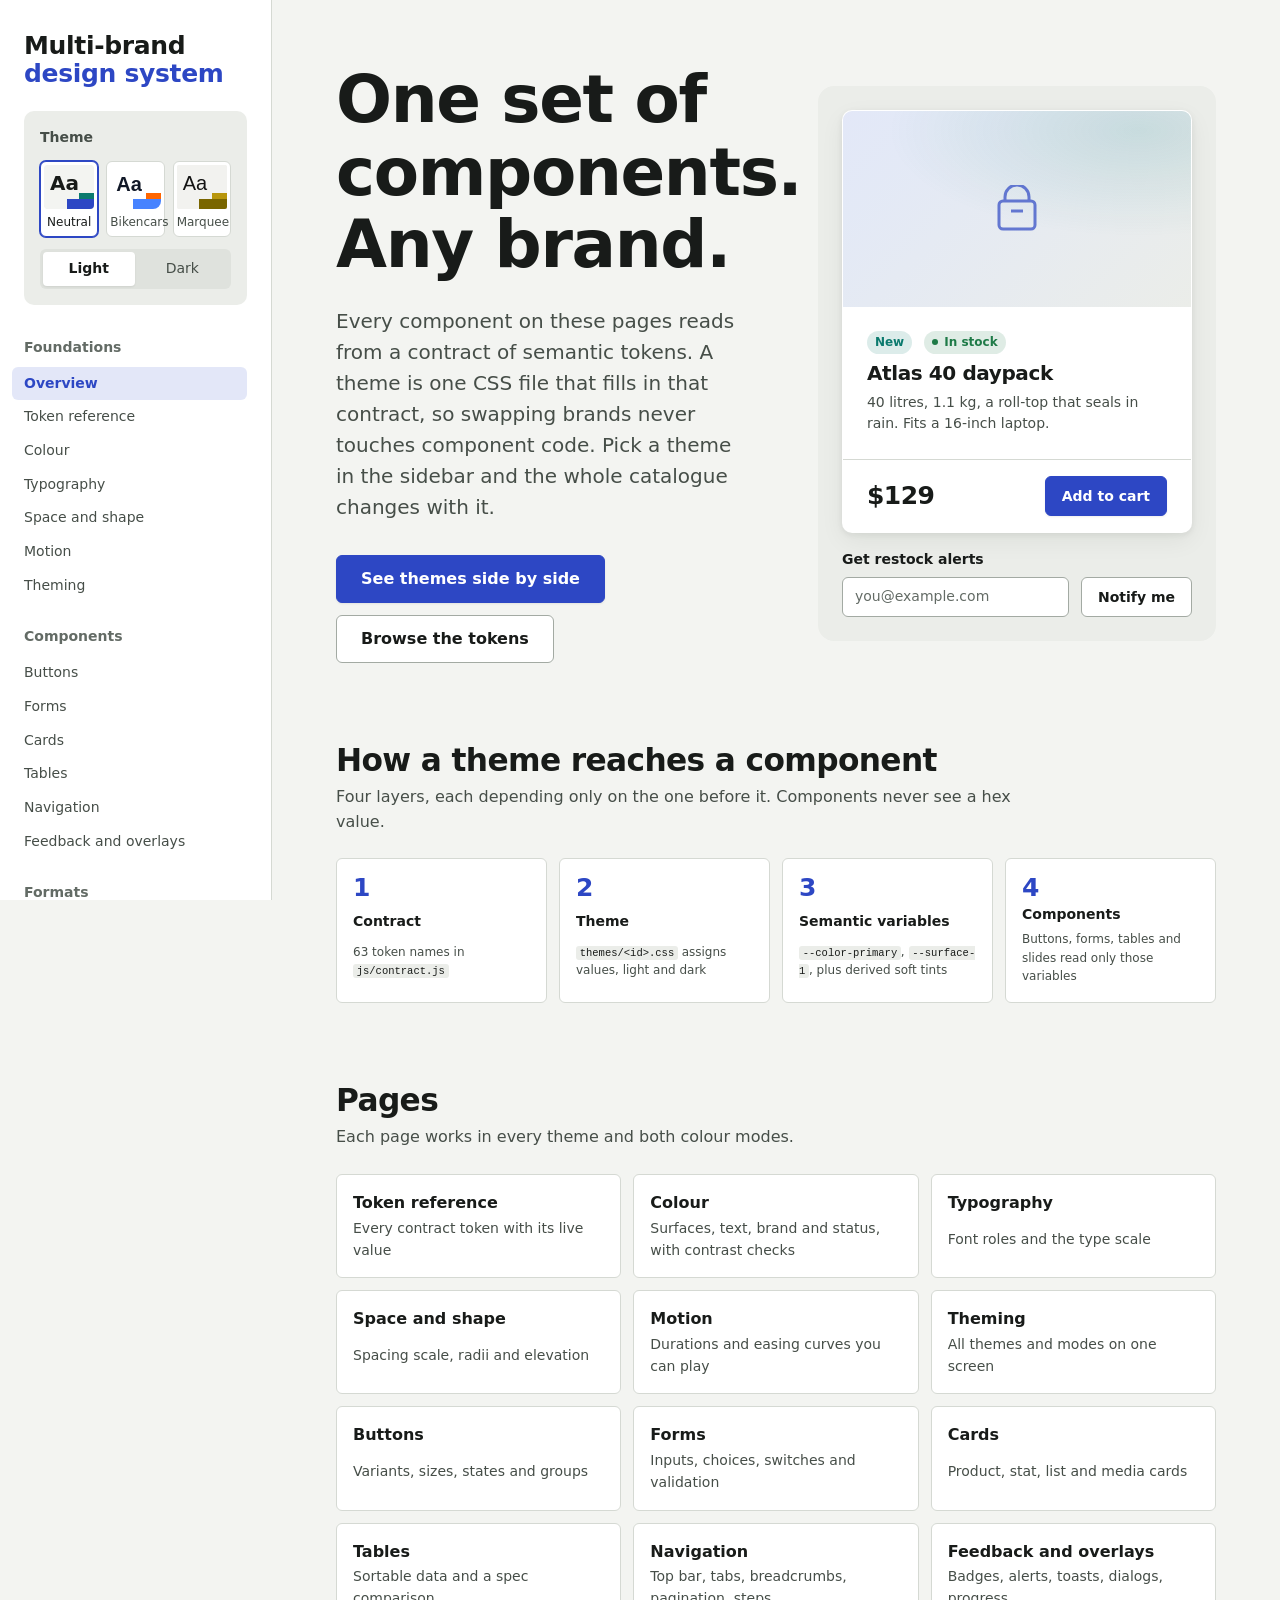
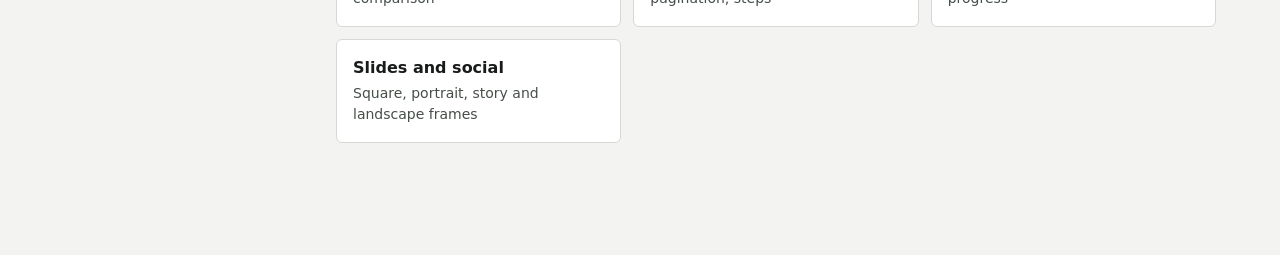
<file: index.html>
<!DOCTYPE html>
<html lang="en">
<head>
<meta charset="utf-8">
<meta http-equiv="Content-Security-Policy" content="default-src 'none'; script-src 'self'; style-src 'self' https://fonts.googleapis.com; font-src https://fonts.gstatic.com; img-src 'self'; base-uri 'none'; form-action 'none'; object-src 'none'; require-trusted-types-for 'script'; trusted-types 'none'">
<meta name="referrer" content="no-referrer">
<meta name="viewport" content="width=device-width, initial-scale=1">
<title>Multi-brand design system</title>
<meta name="description" content="A brand-neutral design system: tokens, themes, components and motion as static HTML.">
<link rel="icon" href="favicon.svg" type="image/svg+xml">
<link rel="preconnect" href="https://fonts.googleapis.com">
<link rel="preconnect" href="https://fonts.gstatic.com" crossorigin>
<script src="js/theme-init.js"></script>
<link rel="stylesheet" href="themes/index.css">
<link rel="stylesheet" href="css/catalogue.css">
<link rel="stylesheet" href="css/components.css">
<link rel="stylesheet" href="css/utilities.css">
</head>
<body>
<nav class="sidebar" aria-label="Catalogue"></nav>
<main class="main" id="main">
<section class="hero">
  <div>
    <h1 class="hero__title">One set of components. Any brand.</h1>
    <p class="hero__lede">Every component on these pages reads from a contract of semantic tokens. A theme is one CSS file that fills in that contract, so swapping brands never touches component code. Pick a theme in the sidebar and the whole catalogue changes with it.</p>
    <div class="hero__actions">
      <a class="btn btn--primary btn--lg" href="theming.html">See themes side by side</a>
      <a class="btn btn--secondary btn--lg" href="tokens.html">Browse the tokens</a>
    </div>
  </div>

  <div class="specimen" aria-label="Live specimen in the current theme">
    <article class="card card--raised">
      <div class="card__media">
        <svg viewBox="0 0 24 24" fill="none" stroke="currentColor" stroke-width="1.5" aria-hidden="true"><path d="M6 8V6a6 6 0 0 1 12 0v2"/><rect x="3" y="8" width="18" height="14" rx="2"/><path d="M9 13h6"/></svg>
      </div>
      <div class="card__body">
        <div class="specimen__row"><span class="badge badge--accent">New</span><span class="badge badge--success"><span class="badge__dot"></span>In stock</span></div>
        <h2 class="card__title">Atlas 40 daypack</h2>
        <p class="card__text">40 litres, 1.1 kg, a roll-top that seals in rain. Fits a 16-inch laptop.</p>
      </div>
      <div class="card__footer">
        <span class="price">$129</span>
        <button class="btn btn--primary" type="button" data-toast="Added Atlas 40 to your cart">Add to cart</button>
      </div>
    </article>
    <div class="field">
      <label class="field__label" for="hero-email">Get restock alerts</label>
      <div class="specimen__row">
        <input class="input u-grow" id="hero-email" type="email" placeholder="you@example.com">
        <button class="btn btn--secondary" type="button" data-toast="Alert set for restocks">Notify me</button>
      </div>
    </div>
  </div>
</section>

<section class="doc-section" aria-labelledby="how">
  <h2 id="how">How a theme reaches a component</h2>
  <p class="doc-desc">Four layers, each depending only on the one before it. Components never see a hex value.</p>
  <ol class="flow">
    <li><b>Contract</b><span>63 token names in <code>js/contract.js</code></span></li>
    <li><b>Theme</b><span><code>themes/&lt;id&gt;.css</code> assigns values, light and dark</span></li>
    <li><b>Semantic variables</b><span><code>--color-primary</code>, <code>--surface-1</code>, plus derived soft tints</span></li>
    <li><b>Components</b><span>Buttons, forms, tables and slides read only those variables</span></li>
  </ol>
</section>

<section class="doc-section" aria-labelledby="pages">
  <h2 id="pages">Pages</h2>
  <p class="doc-desc">Each page works in every theme and both colour modes.</p>
  <div class="directory">
    <a href="tokens.html"><b>Token reference</b><span>Every contract token with its live value</span></a>
    <a href="colors.html"><b>Colour</b><span>Surfaces, text, brand and status, with contrast checks</span></a>
    <a href="typography.html"><b>Typography</b><span>Font roles and the type scale</span></a>
    <a href="spacing.html"><b>Space and shape</b><span>Spacing scale, radii and elevation</span></a>
    <a href="motion.html"><b>Motion</b><span>Durations and easing curves you can play</span></a>
    <a href="theming.html"><b>Theming</b><span>All themes and modes on one screen</span></a>
    <a href="buttons.html"><b>Buttons</b><span>Variants, sizes, states and groups</span></a>
    <a href="forms.html"><b>Forms</b><span>Inputs, choices, switches and validation</span></a>
    <a href="cards.html"><b>Cards</b><span>Product, stat, list and media cards</span></a>
    <a href="tables.html"><b>Tables</b><span>Sortable data and a spec comparison</span></a>
    <a href="navigation.html"><b>Navigation</b><span>Top bar, tabs, breadcrumbs, pagination, steps</span></a>
    <a href="feedback.html"><b>Feedback and overlays</b><span>Badges, alerts, toasts, dialogs, progress</span></a>
    <a href="slides.html"><b>Slides and social</b><span>Square, portrait, story and landscape frames</span></a>
  </div>
</section>
</main>
<script src="js/contract.js"></script>
<script src="js/sidebar.js"></script>
<script src="js/demo.js"></script>
</body>
</html>
</file>
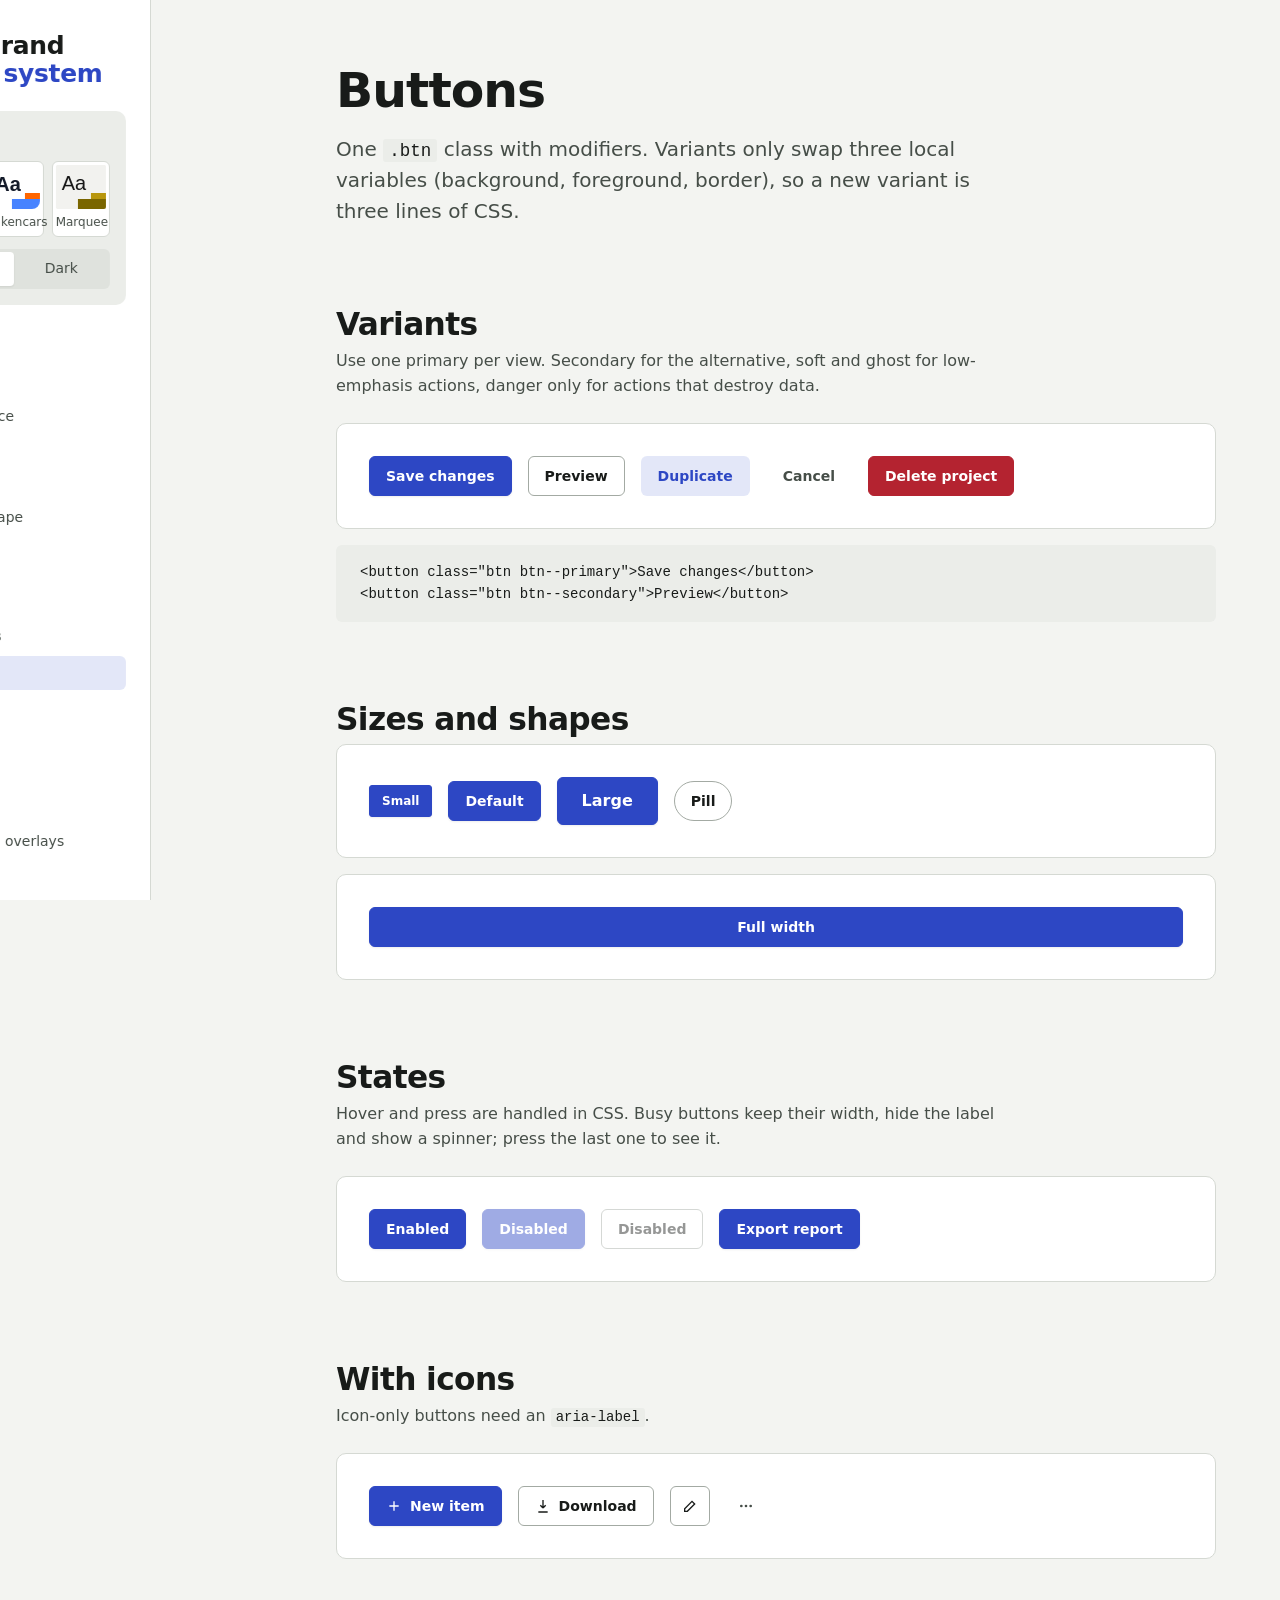
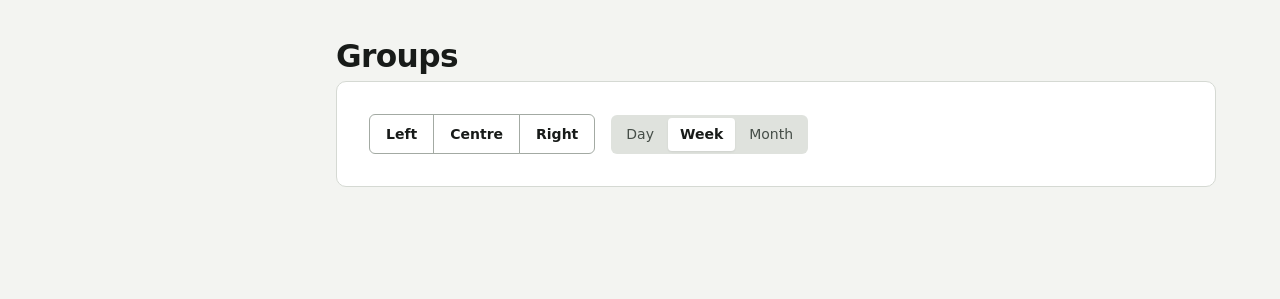
<file: buttons.html>
<!DOCTYPE html>
<html lang="en">
<head>
<meta charset="utf-8">
<meta http-equiv="Content-Security-Policy" content="default-src 'none'; script-src 'self'; style-src 'self' https://fonts.googleapis.com; font-src https://fonts.gstatic.com; img-src 'self'; base-uri 'none'; form-action 'none'; object-src 'none'; require-trusted-types-for 'script'; trusted-types 'none'">
<meta name="referrer" content="no-referrer">
<meta name="viewport" content="width=device-width, initial-scale=1">
<title>Buttons | Multi-brand design system</title>
<meta name="description" content="Button variants, sizes, states, icon buttons and groups.">
<link rel="icon" href="favicon.svg" type="image/svg+xml">
<link rel="preconnect" href="https://fonts.googleapis.com">
<link rel="preconnect" href="https://fonts.gstatic.com" crossorigin>
<script src="js/theme-init.js"></script>
<link rel="stylesheet" href="themes/index.css">
<link rel="stylesheet" href="css/catalogue.css">
<link rel="stylesheet" href="css/components.css">
<link rel="stylesheet" href="css/utilities.css">
</head>
<body>
<nav class="sidebar" aria-label="Catalogue"></nav>
<main class="main" id="main">
<header class="page-head">
  <h1 class="page-title">Buttons</h1>
  <p class="page-lede">One <code>.btn</code> class with modifiers. Variants only swap three local variables (background, foreground, border), so a new variant is three lines of CSS.</p>
</header>

<section class="doc-section" aria-labelledby="variants">
  <h2 id="variants">Variants</h2>
  <p class="doc-desc">Use one primary per view. Secondary for the alternative, soft and ghost for low-emphasis actions, danger only for actions that destroy data.</p>
  <div class="demo">
    <button class="btn btn--primary" type="button">Save changes</button>
    <button class="btn btn--secondary" type="button">Preview</button>
    <button class="btn btn--soft" type="button">Duplicate</button>
    <button class="btn btn--ghost" type="button">Cancel</button>
    <button class="btn btn--danger" type="button">Delete project</button>
  </div>
<pre class="code"><code>&lt;button class="btn btn--primary"&gt;Save changes&lt;/button&gt;
&lt;button class="btn btn--secondary"&gt;Preview&lt;/button&gt;</code></pre>
</section>

<section class="doc-section" aria-labelledby="sizes">
  <h2 id="sizes">Sizes and shapes</h2>
  <div class="demo">
    <button class="btn btn--primary btn--sm" type="button">Small</button>
    <button class="btn btn--primary" type="button">Default</button>
    <button class="btn btn--primary btn--lg" type="button">Large</button>
    <button class="btn btn--secondary btn--pill" type="button">Pill</button>
  </div>
  <div class="demo">
    <button class="btn btn--primary btn--block" type="button">Full width</button>
  </div>
</section>

<section class="doc-section" aria-labelledby="states">
  <h2 id="states">States</h2>
  <p class="doc-desc">Hover and press are handled in CSS. Busy buttons keep their width, hide the label and show a spinner; press the last one to see it.</p>
  <div class="demo">
    <button class="btn btn--primary" type="button">Enabled</button>
    <button class="btn btn--primary" type="button" disabled>Disabled</button>
    <button class="btn btn--secondary" type="button" disabled>Disabled</button>
    <button class="btn btn--primary" type="button" data-busy-demo="Report exported">Export report</button>
  </div>
</section>

<section class="doc-section" aria-labelledby="icons">
  <h2 id="icons">With icons</h2>
  <p class="doc-desc">Icon-only buttons need an <code>aria-label</code>.</p>
  <div class="demo">
    <button class="btn btn--primary" type="button">
      <svg viewBox="0 0 24 24" fill="none" stroke="currentColor" stroke-width="2" aria-hidden="true"><path d="M12 5v14M5 12h14"/></svg>New item
    </button>
    <button class="btn btn--secondary" type="button">
      <svg viewBox="0 0 24 24" fill="none" stroke="currentColor" stroke-width="2" aria-hidden="true"><path d="M12 3v12m0 0l-4-4m4 4l4-4M5 21h14"/></svg>Download
    </button>
    <button class="btn btn--secondary btn--icon" type="button" aria-label="Edit">
      <svg viewBox="0 0 24 24" fill="none" stroke="currentColor" stroke-width="2" aria-hidden="true"><path d="M4 20h4L19 9l-4-4L4 16v4z"/></svg>
    </button>
    <button class="btn btn--ghost btn--icon" type="button" aria-label="More options">
      <svg viewBox="0 0 24 24" fill="currentColor" aria-hidden="true"><circle cx="5" cy="12" r="2"/><circle cx="12" cy="12" r="2"/><circle cx="19" cy="12" r="2"/></svg>
    </button>
  </div>
</section>

<section class="doc-section" aria-labelledby="groups">
  <h2 id="groups">Groups</h2>
  <div class="demo">
    <div class="btn-group" role="group" aria-label="Text alignment">
      <button class="btn btn--secondary" type="button">Left</button>
      <button class="btn btn--secondary" type="button">Centre</button>
      <button class="btn btn--secondary" type="button">Right</button>
    </div>
    <div class="segmented" data-segmented role="group" aria-label="Date range">
      <button class="segmented__item" type="button" aria-pressed="false">Day</button>
      <button class="segmented__item" type="button" aria-pressed="true">Week</button>
      <button class="segmented__item" type="button" aria-pressed="false">Month</button>
    </div>
  </div>
</section>
</main>
<script src="js/contract.js"></script>
<script src="js/sidebar.js"></script>
<script src="js/demo.js"></script>
</body>
</html>
</file>
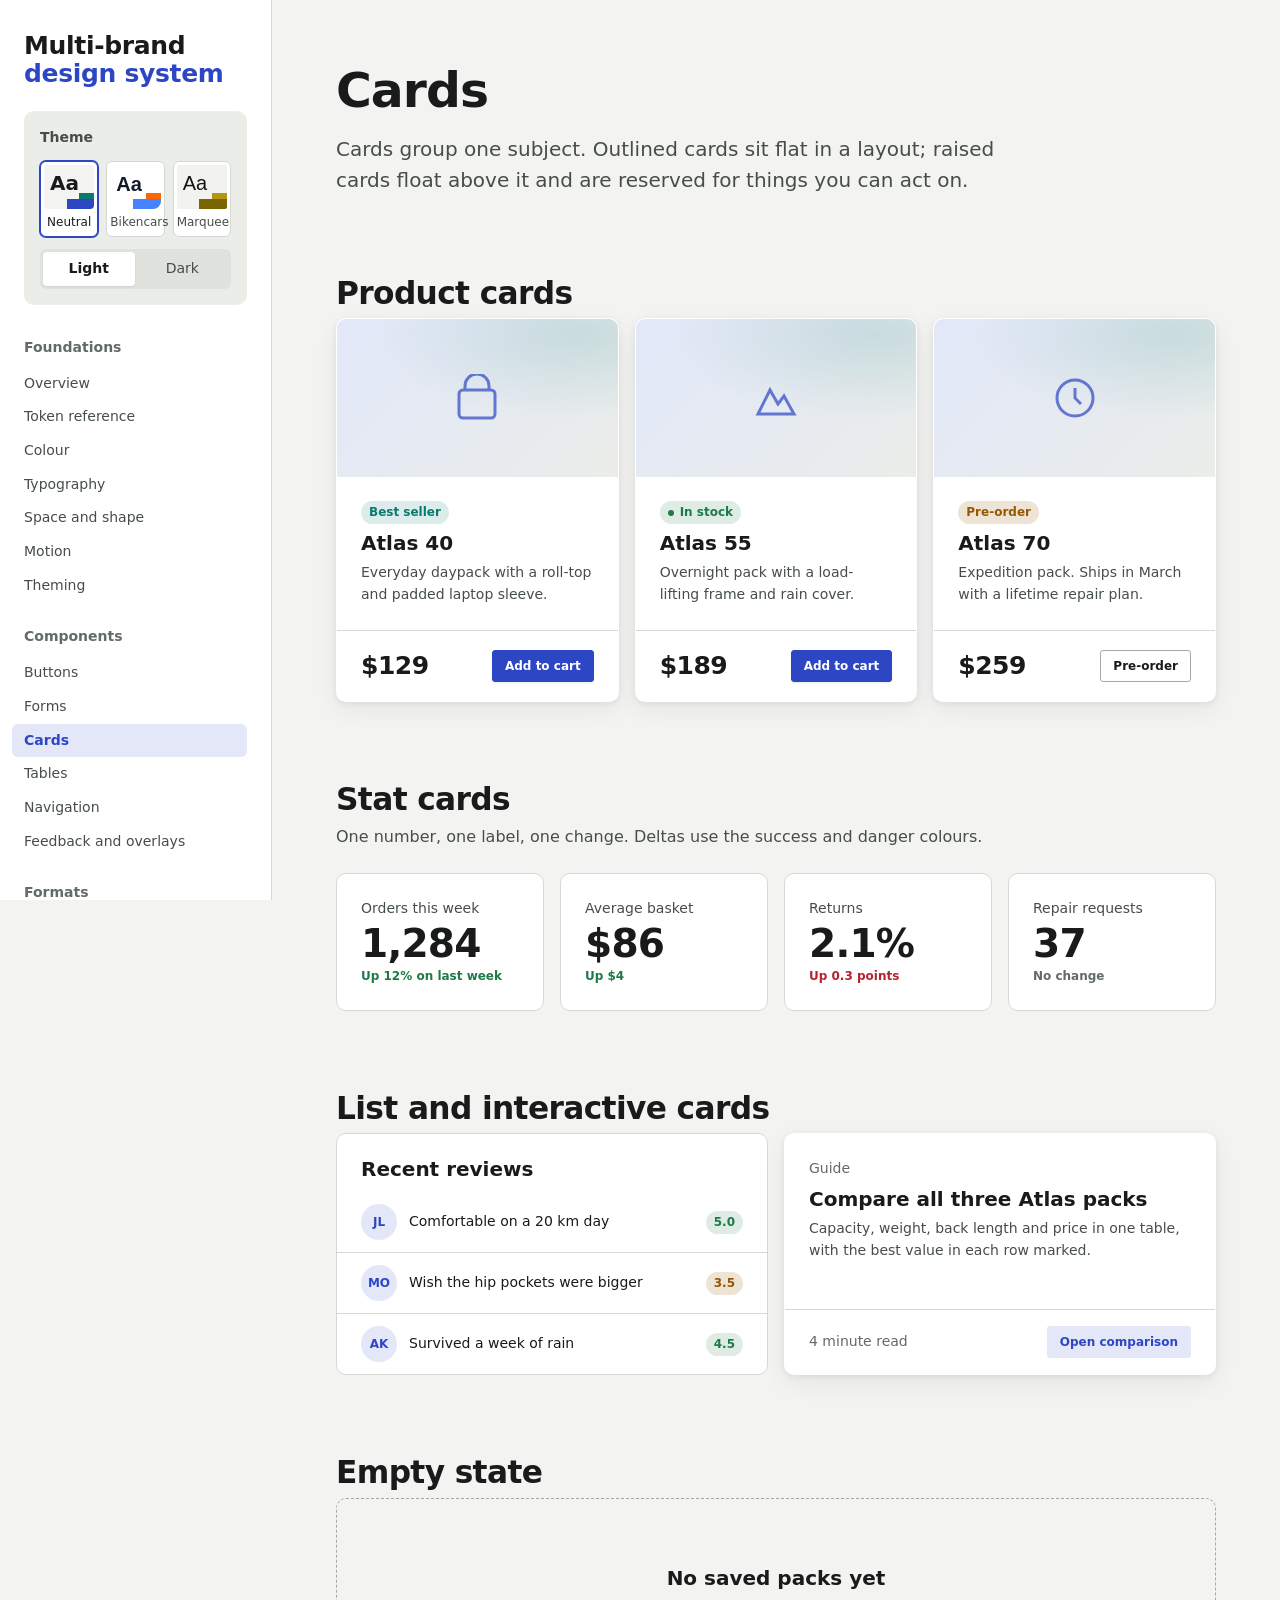
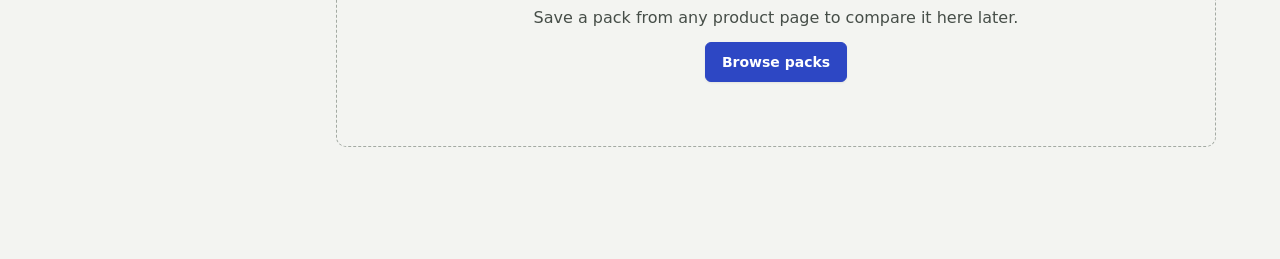
<file: cards.html>
<!DOCTYPE html>
<html lang="en">
<head>
<meta charset="utf-8">
<meta http-equiv="Content-Security-Policy" content="default-src 'none'; script-src 'self'; style-src 'self' https://fonts.googleapis.com; font-src https://fonts.gstatic.com; img-src 'self'; base-uri 'none'; form-action 'none'; object-src 'none'; require-trusted-types-for 'script'; trusted-types 'none'">
<meta name="referrer" content="no-referrer">
<meta name="viewport" content="width=device-width, initial-scale=1">
<title>Cards | Multi-brand design system</title>
<meta name="description" content="Product, stat, list, media and empty-state cards.">
<link rel="icon" href="favicon.svg" type="image/svg+xml">
<link rel="preconnect" href="https://fonts.googleapis.com">
<link rel="preconnect" href="https://fonts.gstatic.com" crossorigin>
<script src="js/theme-init.js"></script>
<link rel="stylesheet" href="themes/index.css">
<link rel="stylesheet" href="css/catalogue.css">
<link rel="stylesheet" href="css/components.css">
<link rel="stylesheet" href="css/utilities.css">
</head>
<body>
<nav class="sidebar" aria-label="Catalogue"></nav>
<main class="main" id="main">
<header class="page-head">
  <h1 class="page-title">Cards</h1>
  <p class="page-lede">Cards group one subject. Outlined cards sit flat in a layout; raised cards float above it and are reserved for things you can act on.</p>
</header>

<section class="doc-section" aria-labelledby="product">
  <h2 id="product">Product cards</h2>
  <div class="grid grid--3">
    <article class="card card--raised">
      <div class="card__media"><svg viewBox="0 0 24 24" fill="none" stroke="currentColor" stroke-width="1.5" aria-hidden="true"><path d="M6 8V6a6 6 0 0 1 12 0v2"/><rect x="3" y="8" width="18" height="14" rx="2"/></svg></div>
      <div class="card__body"><span class="badge badge--accent u-self-start">Best seller</span><h3 class="card__title">Atlas 40</h3><p class="card__text">Everyday daypack with a roll-top and padded laptop sleeve.</p></div>
      <div class="card__footer"><span class="price">$129</span><button class="btn btn--primary btn--sm" type="button" data-toast="Added Atlas 40 to your cart">Add to cart</button></div>
    </article>
    <article class="card card--raised">
      <div class="card__media"><svg viewBox="0 0 24 24" fill="none" stroke="currentColor" stroke-width="1.5" aria-hidden="true"><path d="M3 20l6-12 4 7 3-4 5 9z"/></svg></div>
      <div class="card__body"><span class="badge badge--success u-self-start"><span class="badge__dot"></span>In stock</span><h3 class="card__title">Atlas 55</h3><p class="card__text">Overnight pack with a load-lifting frame and rain cover.</p></div>
      <div class="card__footer"><span class="price">$189</span><button class="btn btn--primary btn--sm" type="button" data-toast="Added Atlas 55 to your cart">Add to cart</button></div>
    </article>
    <article class="card card--raised">
      <div class="card__media"><svg viewBox="0 0 24 24" fill="none" stroke="currentColor" stroke-width="1.5" aria-hidden="true"><circle cx="12" cy="12" r="9"/><path d="M12 7v5l3 3"/></svg></div>
      <div class="card__body"><span class="badge badge--warning u-self-start">Pre-order</span><h3 class="card__title">Atlas 70</h3><p class="card__text">Expedition pack. Ships in March with a lifetime repair plan.</p></div>
      <div class="card__footer"><span class="price">$259</span><button class="btn btn--secondary btn--sm" type="button" data-toast="Pre-order placed for Atlas 70">Pre-order</button></div>
    </article>
  </div>
</section>

<section class="doc-section" aria-labelledby="stats">
  <h2 id="stats">Stat cards</h2>
  <p class="doc-desc">One number, one label, one change. Deltas use the success and danger colours.</p>
  <div class="grid grid--4">
    <div class="card"><div class="stat"><span class="stat__label">Orders this week</span><span class="stat__value">1,284</span><span class="stat__delta stat__delta--up">Up 12% on last week</span></div></div>
    <div class="card"><div class="stat"><span class="stat__label">Average basket</span><span class="stat__value">$86</span><span class="stat__delta stat__delta--up">Up $4</span></div></div>
    <div class="card"><div class="stat"><span class="stat__label">Returns</span><span class="stat__value">2.1%</span><span class="stat__delta stat__delta--down">Up 0.3 points</span></div></div>
    <div class="card"><div class="stat"><span class="stat__label">Repair requests</span><span class="stat__value">37</span><span class="stat__delta fg-text-3">No change</span></div></div>
  </div>
</section>

<section class="doc-section" aria-labelledby="lists">
  <h2 id="lists">List and interactive cards</h2>
  <div class="grid grid--2">
    <div class="card">
      <div class="card__body u-pb-3"><h3 class="card__title">Recent reviews</h3></div>
      <ul class="list">
        <li class="list__item"><span class="u-inline-row"><span class="avatar">JL</span>Comfortable on a 20 km day</span><span class="badge badge--success">5.0</span></li>
        <li class="list__item"><span class="u-inline-row"><span class="avatar">MO</span>Wish the hip pockets were bigger</span><span class="badge badge--warning">3.5</span></li>
        <li class="list__item"><span class="u-inline-row"><span class="avatar">AK</span>Survived a week of rain</span><span class="badge badge--success">4.5</span></li>
      </ul>
    </div>
    <a class="card card--interactive card--raised" href="tables.html">
      <div class="card__body">
        <span class="meta">Guide</span>
        <h3 class="card__title">Compare all three Atlas packs</h3>
        <p class="card__text">Capacity, weight, back length and price in one table, with the best value in each row marked.</p>
      </div>
      <div class="card__footer"><span class="meta">4 minute read</span><span class="btn btn--soft btn--sm">Open comparison</span></div>
    </a>
  </div>
</section>

<section class="doc-section" aria-labelledby="empty">
  <h2 id="empty">Empty state</h2>
  <div class="empty">
    <span class="empty__title">No saved packs yet</span>
    <p>Save a pack from any product page to compare it here later.</p>
    <a class="btn btn--primary" href="cards.html#product">Browse packs</a>
  </div>
</section>
</main>
<script src="js/contract.js"></script>
<script src="js/sidebar.js"></script>
<script src="js/demo.js"></script>
</body>
</html>
</file>
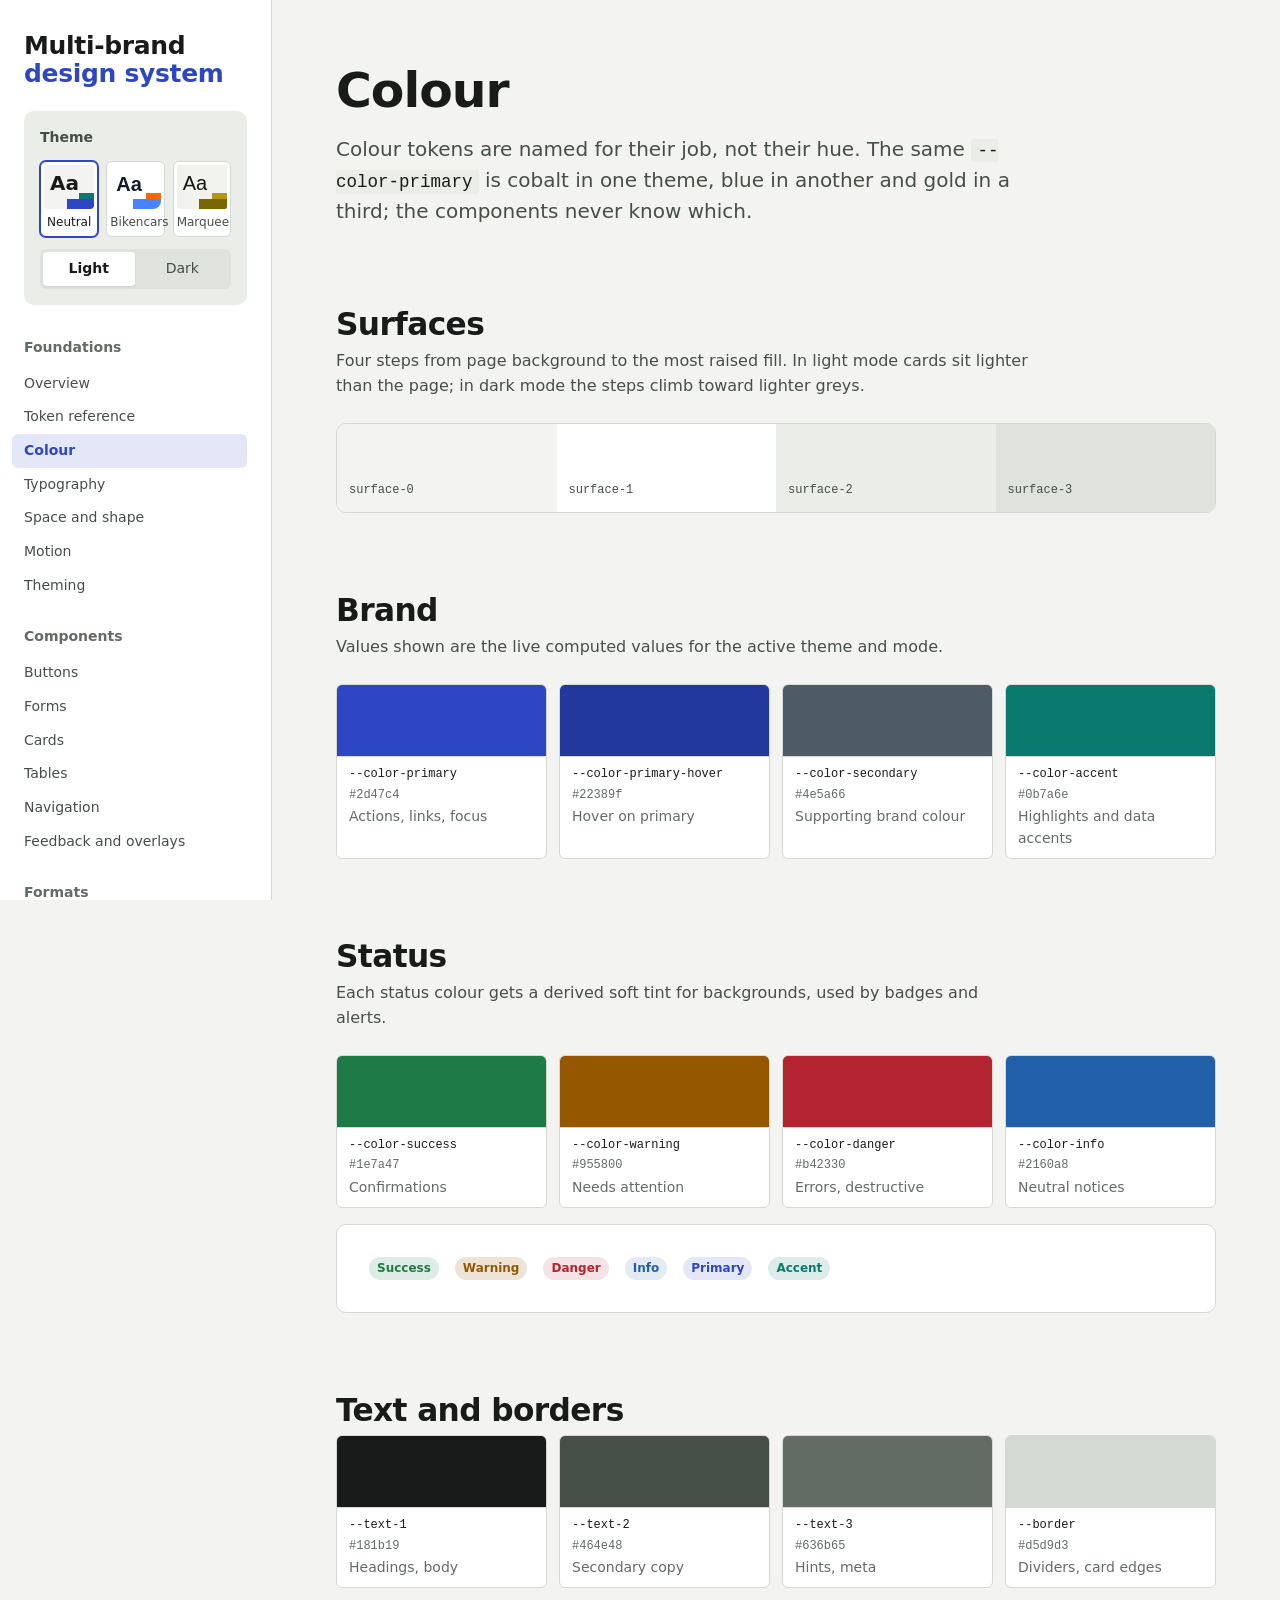
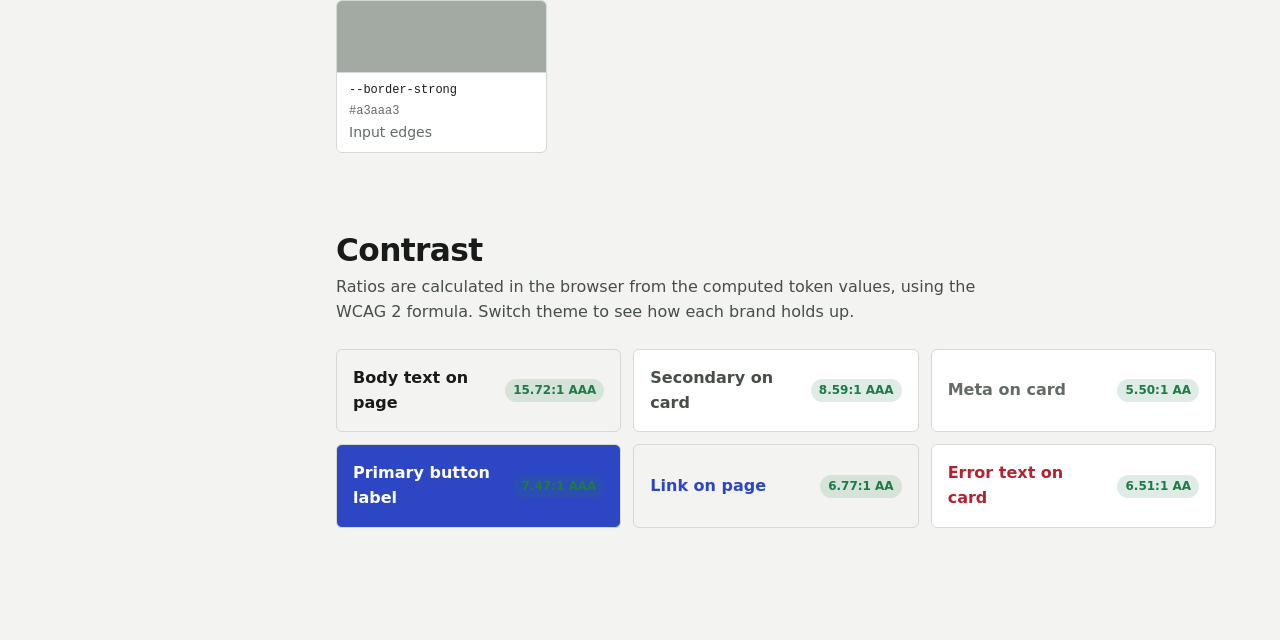
<file: colors.html>
<!DOCTYPE html>
<html lang="en">
<head>
<meta charset="utf-8">
<meta http-equiv="Content-Security-Policy" content="default-src 'none'; script-src 'self'; style-src 'self' https://fonts.googleapis.com; font-src https://fonts.gstatic.com; img-src 'self'; base-uri 'none'; form-action 'none'; object-src 'none'; require-trusted-types-for 'script'; trusted-types 'none'">
<meta name="referrer" content="no-referrer">
<meta name="viewport" content="width=device-width, initial-scale=1">
<title>Colour | Multi-brand design system</title>
<meta name="description" content="Surface, text, brand and status colour tokens with live contrast checks.">
<link rel="icon" href="favicon.svg" type="image/svg+xml">
<link rel="preconnect" href="https://fonts.googleapis.com">
<link rel="preconnect" href="https://fonts.gstatic.com" crossorigin>
<script src="js/theme-init.js"></script>
<link rel="stylesheet" href="themes/index.css">
<link rel="stylesheet" href="css/catalogue.css">
<link rel="stylesheet" href="css/components.css">
<link rel="stylesheet" href="css/utilities.css">
</head>
<body>
<nav class="sidebar" aria-label="Catalogue"></nav>
<main class="main" id="main">
<header class="page-head">
  <h1 class="page-title">Colour</h1>
  <p class="page-lede">Colour tokens are named for their job, not their hue. The same <code>--color-primary</code> is cobalt in one theme, blue in another and gold in a third; the components never know which.</p>
</header>

<section class="doc-section" aria-labelledby="surfaces">
  <h2 id="surfaces">Surfaces</h2>
  <p class="doc-desc">Four steps from page background to the most raised fill. In light mode cards sit lighter than the page; in dark mode the steps climb toward lighter greys.</p>
  <div class="ramp">
    <div class="bg-surface-0">surface-0</div>
    <div class="bg-surface-1">surface-1</div>
    <div class="bg-surface-2">surface-2</div>
    <div class="bg-surface-3">surface-3</div>
  </div>
</section>

<section class="doc-section" aria-labelledby="brand">
  <h2 id="brand">Brand</h2>
  <p class="doc-desc">Values shown are the live computed values for the active theme and mode.</p>
  <div class="swatches">
    <div class="swatch"><div class="swatch__chip bg-color-primary"></div><div class="swatch__info"><span class="swatch__name">--color-primary</span><span class="swatch__value" data-token-value="--color-primary"></span><span class="meta">Actions, links, focus</span></div></div>
    <div class="swatch"><div class="swatch__chip bg-color-primary-hover"></div><div class="swatch__info"><span class="swatch__name">--color-primary-hover</span><span class="swatch__value" data-token-value="--color-primary-hover"></span><span class="meta">Hover on primary</span></div></div>
    <div class="swatch"><div class="swatch__chip bg-color-secondary"></div><div class="swatch__info"><span class="swatch__name">--color-secondary</span><span class="swatch__value" data-token-value="--color-secondary"></span><span class="meta">Supporting brand colour</span></div></div>
    <div class="swatch"><div class="swatch__chip bg-color-accent"></div><div class="swatch__info"><span class="swatch__name">--color-accent</span><span class="swatch__value" data-token-value="--color-accent"></span><span class="meta">Highlights and data accents</span></div></div>
  </div>
</section>

<section class="doc-section" aria-labelledby="status">
  <h2 id="status">Status</h2>
  <p class="doc-desc">Each status colour gets a derived soft tint for backgrounds, used by badges and alerts.</p>
  <div class="swatches">
    <div class="swatch"><div class="swatch__chip bg-color-success"></div><div class="swatch__info"><span class="swatch__name">--color-success</span><span class="swatch__value" data-token-value="--color-success"></span><span class="meta">Confirmations</span></div></div>
    <div class="swatch"><div class="swatch__chip bg-color-warning"></div><div class="swatch__info"><span class="swatch__name">--color-warning</span><span class="swatch__value" data-token-value="--color-warning"></span><span class="meta">Needs attention</span></div></div>
    <div class="swatch"><div class="swatch__chip bg-color-danger"></div><div class="swatch__info"><span class="swatch__name">--color-danger</span><span class="swatch__value" data-token-value="--color-danger"></span><span class="meta">Errors, destructive</span></div></div>
    <div class="swatch"><div class="swatch__chip bg-color-info"></div><div class="swatch__info"><span class="swatch__name">--color-info</span><span class="swatch__value" data-token-value="--color-info"></span><span class="meta">Neutral notices</span></div></div>
  </div>
  <div class="demo u-mt-4">
    <span class="badge badge--success">Success</span>
    <span class="badge badge--warning">Warning</span>
    <span class="badge badge--danger">Danger</span>
    <span class="badge badge--info">Info</span>
    <span class="badge badge--primary">Primary</span>
    <span class="badge badge--accent">Accent</span>
  </div>
</section>

<section class="doc-section" aria-labelledby="text">
  <h2 id="text">Text and borders</h2>
  <div class="swatches">
    <div class="swatch"><div class="swatch__chip bg-text-1"></div><div class="swatch__info"><span class="swatch__name">--text-1</span><span class="swatch__value" data-token-value="--text-1"></span><span class="meta">Headings, body</span></div></div>
    <div class="swatch"><div class="swatch__chip bg-text-2"></div><div class="swatch__info"><span class="swatch__name">--text-2</span><span class="swatch__value" data-token-value="--text-2"></span><span class="meta">Secondary copy</span></div></div>
    <div class="swatch"><div class="swatch__chip bg-text-3"></div><div class="swatch__info"><span class="swatch__name">--text-3</span><span class="swatch__value" data-token-value="--text-3"></span><span class="meta">Hints, meta</span></div></div>
    <div class="swatch"><div class="swatch__chip bg-border"></div><div class="swatch__info"><span class="swatch__name">--border</span><span class="swatch__value" data-token-value="--border"></span><span class="meta">Dividers, card edges</span></div></div>
    <div class="swatch"><div class="swatch__chip bg-border-strong"></div><div class="swatch__info"><span class="swatch__name">--border-strong</span><span class="swatch__value" data-token-value="--border-strong"></span><span class="meta">Input edges</span></div></div>
  </div>
</section>

<section class="doc-section" aria-labelledby="contrast">
  <h2 id="contrast">Contrast</h2>
  <p class="doc-desc">Ratios are calculated in the browser from the computed token values, using the WCAG 2 formula. Switch theme to see how each brand holds up.</p>
  <div class="pairs">
    <div class="pair bg-surface-0 fg-text-1"><span class="pair__sample">Body text on page</span><span data-contrast="--text-1|--surface-0" class="badge"></span></div>
    <div class="pair bg-surface-1 fg-text-2"><span class="pair__sample">Secondary on card</span><span data-contrast="--text-2|--surface-1" class="badge"></span></div>
    <div class="pair bg-surface-1 fg-text-3"><span class="pair__sample">Meta on card</span><span data-contrast="--text-3|--surface-1" class="badge"></span></div>
    <div class="pair bg-color-primary fg-text-on-primary"><span class="pair__sample">Primary button label</span><span data-contrast="--text-on-primary|--color-primary" class="badge"></span></div>
    <div class="pair bg-surface-0 fg-color-primary"><span class="pair__sample">Link on page</span><span data-contrast="--color-primary|--surface-0" class="badge"></span></div>
    <div class="pair bg-surface-1 fg-color-danger"><span class="pair__sample">Error text on card</span><span data-contrast="--color-danger|--surface-1" class="badge"></span></div>
  </div>
</section>
</main>
<script src="js/contract.js"></script>
<script src="js/sidebar.js"></script>
<script src="js/demo.js"></script>
</body>
</html>
</file>
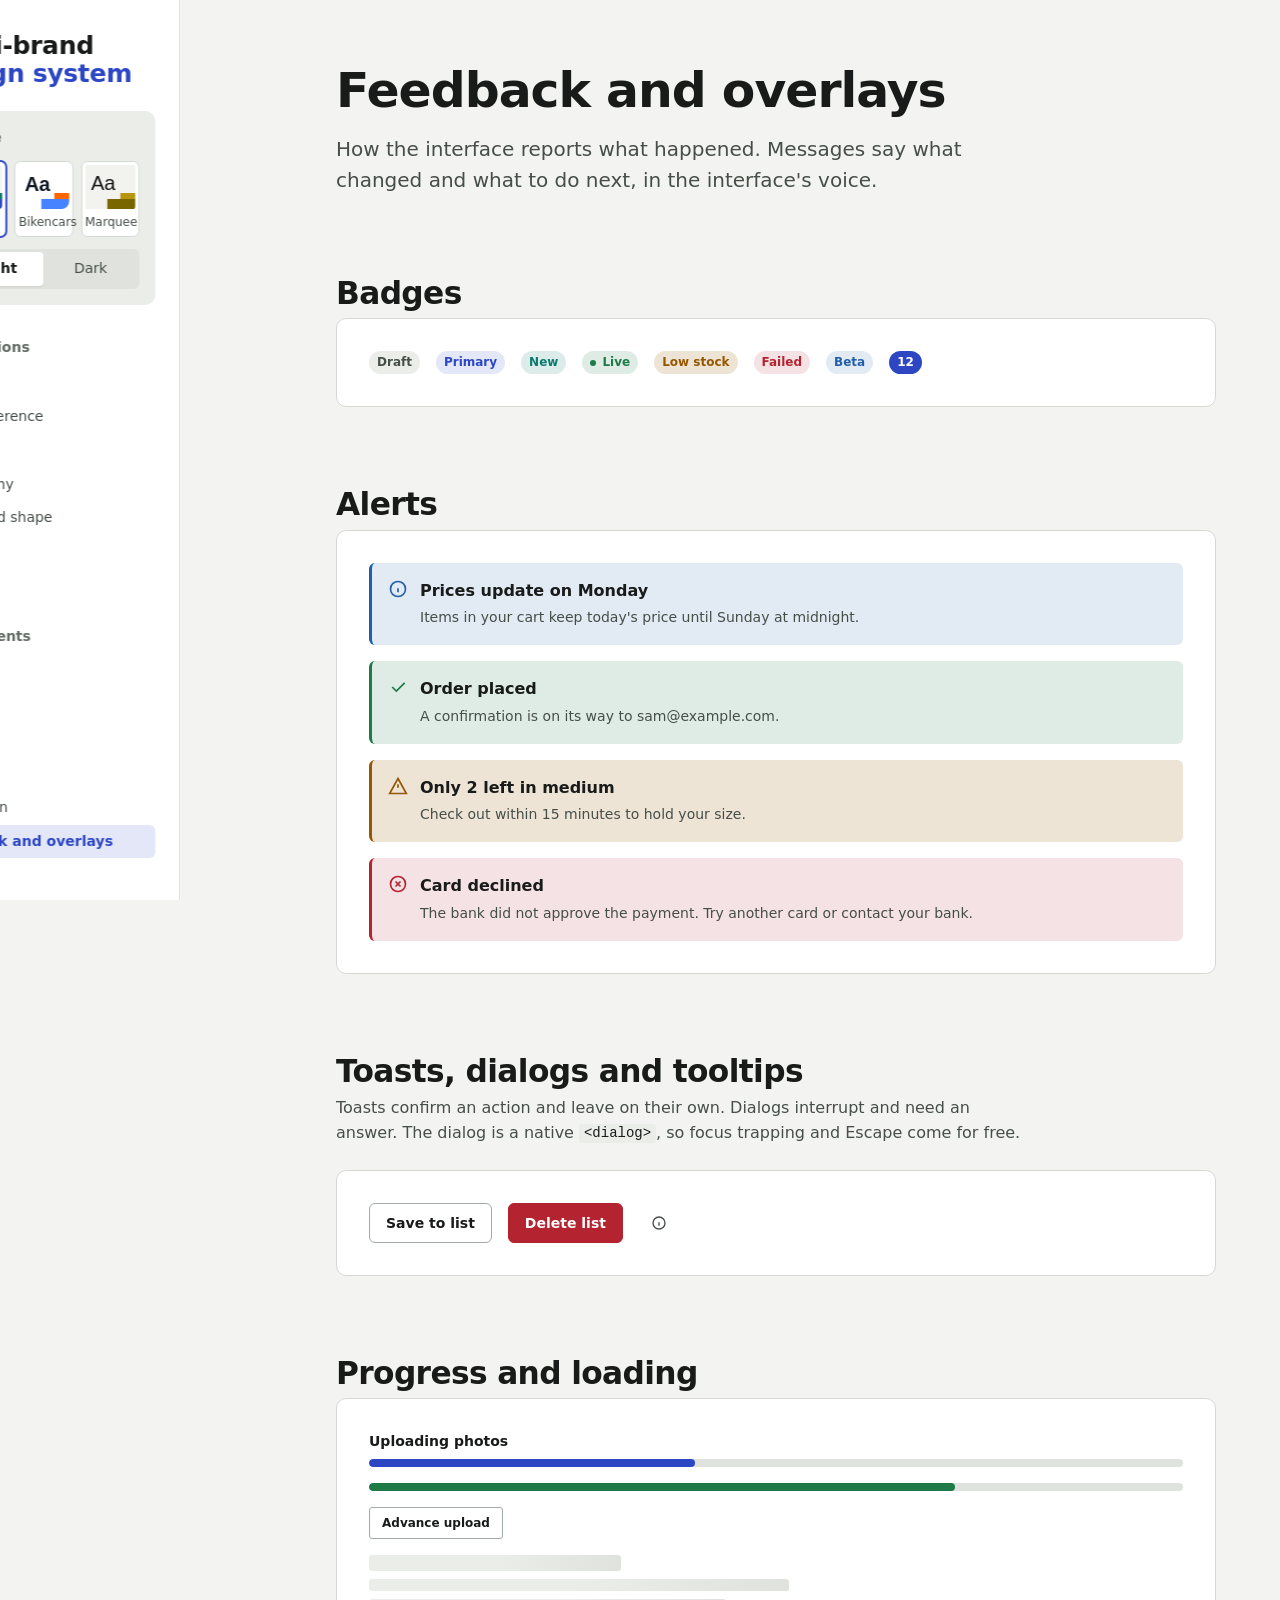
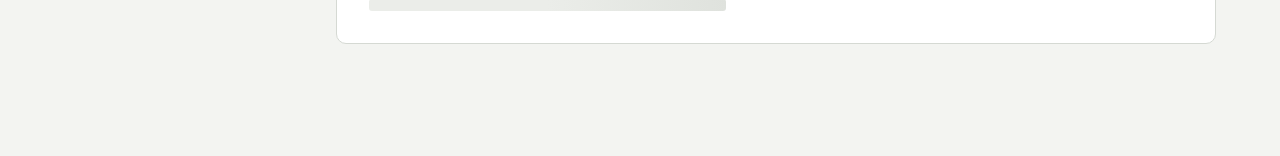
<file: feedback.html>
<!DOCTYPE html>
<html lang="en">
<head>
<meta charset="utf-8">
<meta http-equiv="Content-Security-Policy" content="default-src 'none'; script-src 'self'; style-src 'self' https://fonts.googleapis.com; font-src https://fonts.gstatic.com; img-src 'self'; base-uri 'none'; form-action 'none'; object-src 'none'; require-trusted-types-for 'script'; trusted-types 'none'">
<meta name="referrer" content="no-referrer">
<meta name="viewport" content="width=device-width, initial-scale=1">
<title>Feedback and overlays | Multi-brand design system</title>
<meta name="description" content="Badges, alerts, toasts, dialogs, tooltips, progress and loading states.">
<link rel="icon" href="favicon.svg" type="image/svg+xml">
<link rel="preconnect" href="https://fonts.googleapis.com">
<link rel="preconnect" href="https://fonts.gstatic.com" crossorigin>
<script src="js/theme-init.js"></script>
<link rel="stylesheet" href="themes/index.css">
<link rel="stylesheet" href="css/catalogue.css">
<link rel="stylesheet" href="css/components.css">
<link rel="stylesheet" href="css/utilities.css">
</head>
<body>
<nav class="sidebar" aria-label="Catalogue"></nav>
<main class="main" id="main">
<header class="page-head">
  <h1 class="page-title">Feedback and overlays</h1>
  <p class="page-lede">How the interface reports what happened. Messages say what changed and what to do next, in the interface's voice.</p>
</header>

<section class="doc-section" aria-labelledby="badges">
  <h2 id="badges">Badges</h2>
  <div class="demo">
    <span class="badge">Draft</span>
    <span class="badge badge--primary">Primary</span>
    <span class="badge badge--accent">New</span>
    <span class="badge badge--success"><span class="badge__dot"></span>Live</span>
    <span class="badge badge--warning">Low stock</span>
    <span class="badge badge--danger">Failed</span>
    <span class="badge badge--info">Beta</span>
    <span class="badge badge--solid">12</span>
  </div>
</section>

<section class="doc-section" aria-labelledby="alerts">
  <h2 id="alerts">Alerts</h2>
  <div class="demo demo--stack">
    <div class="alert" role="status">
      <svg class="alert__icon" viewBox="0 0 24 24" fill="none" stroke="currentColor" stroke-width="2" aria-hidden="true"><circle cx="12" cy="12" r="9"/><path d="M12 11v5M12 8h.01"/></svg>
      <span class="alert__title">Prices update on Monday</span><span class="alert__body">Items in your cart keep today's price until Sunday at midnight.</span>
    </div>
    <div class="alert alert--success" role="status">
      <svg class="alert__icon" viewBox="0 0 24 24" fill="none" stroke="currentColor" stroke-width="2" aria-hidden="true"><path d="M5 12l5 5L20 7"/></svg>
      <span class="alert__title">Order placed</span><span class="alert__body">A confirmation is on its way to sam@example.com.</span>
    </div>
    <div class="alert alert--warning" role="status">
      <svg class="alert__icon" viewBox="0 0 24 24" fill="none" stroke="currentColor" stroke-width="2" aria-hidden="true"><path d="M12 3l10 18H2z"/><path d="M12 10v4M12 17h.01"/></svg>
      <span class="alert__title">Only 2 left in medium</span><span class="alert__body">Check out within 15 minutes to hold your size.</span>
    </div>
    <div class="alert alert--danger" role="alert">
      <svg class="alert__icon" viewBox="0 0 24 24" fill="none" stroke="currentColor" stroke-width="2" aria-hidden="true"><circle cx="12" cy="12" r="9"/><path d="M15 9l-6 6M9 9l6 6"/></svg>
      <span class="alert__title">Card declined</span><span class="alert__body">The bank did not approve the payment. Try another card or contact your bank.</span>
    </div>
  </div>
</section>

<section class="doc-section" aria-labelledby="overlays">
  <h2 id="overlays">Toasts, dialogs and tooltips</h2>
  <p class="doc-desc">Toasts confirm an action and leave on their own. Dialogs interrupt and need an answer. The dialog is a native <code>&lt;dialog&gt;</code>, so focus trapping and Escape come for free.</p>
  <div class="demo">
    <button class="btn btn--secondary" type="button" data-toast="Saved to your list">Save to list</button>
    <button class="btn btn--danger" type="button" data-open-dialog="delete-dialog">Delete list</button>
    <span class="tooltip-host">
      <button class="btn btn--ghost btn--icon" type="button" aria-describedby="tip-1" aria-label="Shipping info">
        <svg viewBox="0 0 24 24" fill="none" stroke="currentColor" stroke-width="2" aria-hidden="true"><circle cx="12" cy="12" r="9"/><path d="M12 11v5M12 8h.01"/></svg>
      </button>
      <span class="tooltip" role="tooltip" id="tip-1">Free over $100</span>
    </span>
  </div>
  <dialog class="dialog" id="delete-dialog" aria-labelledby="delete-title" data-confirm-toast="List deleted">
    <form method="dialog">
      <div class="dialog__head"><h2 id="delete-title">Delete this list?</h2></div>
      <div class="dialog__body">
        <p>“Weekend pack list” and its 12 items will be removed. This cannot be undone.</p>
        <label class="check"><input type="checkbox">Also remove items from my cart</label>
      </div>
      <div class="dialog__foot">
        <button class="btn btn--ghost" value="cancel">Keep list</button>
        <button class="btn btn--danger" value="confirm">Delete list</button>
      </div>
    </form>
  </dialog>
</section>

<section class="doc-section" aria-labelledby="progress">
  <h2 id="progress">Progress and loading</h2>
  <div class="demo demo--stack">
    <div class="field">
      <span class="field__label" id="up-label">Uploading photos</span>
      <div class="progress" id="up-progress" role="progressbar" aria-labelledby="up-label" aria-valuemin="0" aria-valuemax="100" aria-valuenow="40"><div class="progress__bar u-w-40"></div></div>
    </div>
    <div class="progress progress--success" role="progressbar" aria-label="Storage used" aria-valuemin="0" aria-valuemax="100" aria-valuenow="72"><div class="progress__bar u-w-72"></div></div>
    <div><button class="btn btn--secondary btn--sm" type="button" data-progress-demo="#up-progress">Advance upload</button></div>
    <div class="u-stack u-max-420" aria-label="Loading" role="status">
      <div class="skeleton u-h-16 u-w-60"></div>
      <div class="skeleton u-h-12"></div>
      <div class="skeleton u-h-12 u-w-85"></div>
    </div>
  </div>
</section>
</main>
<script src="js/contract.js"></script>
<script src="js/sidebar.js"></script>
<script src="js/demo.js"></script>
</body>
</html>
</file>
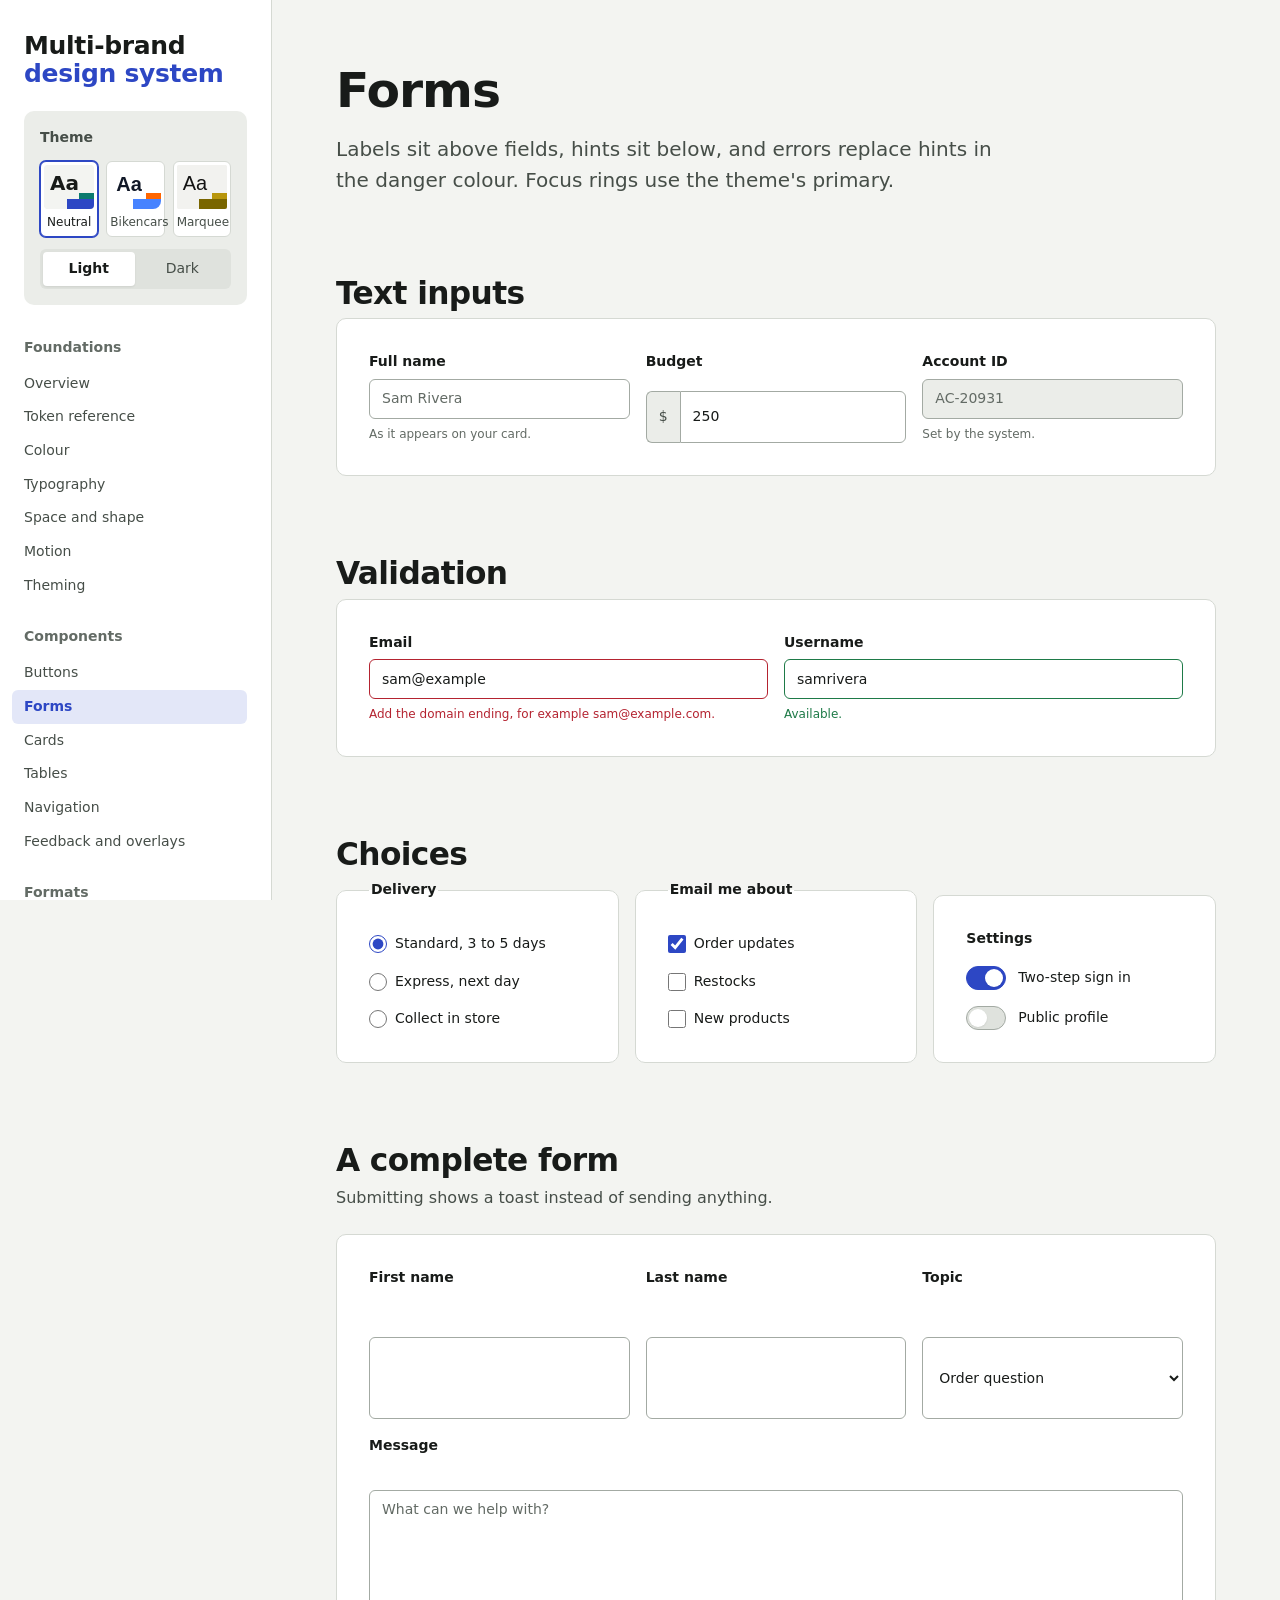
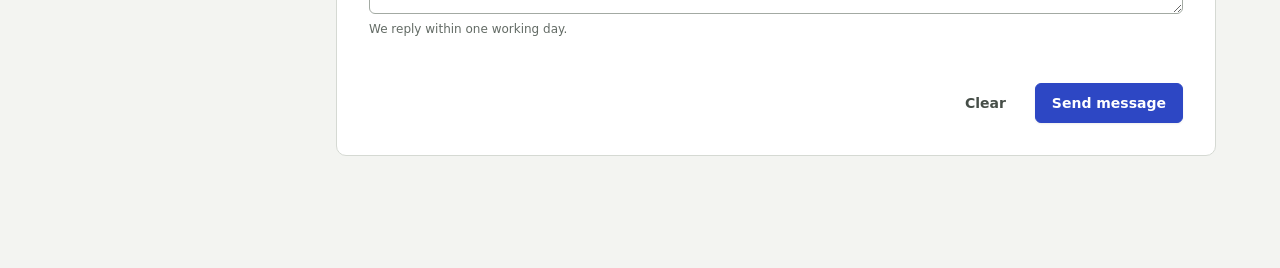
<file: forms.html>
<!DOCTYPE html>
<html lang="en">
<head>
<meta charset="utf-8">
<meta http-equiv="Content-Security-Policy" content="default-src 'none'; script-src 'self'; style-src 'self' https://fonts.googleapis.com; font-src https://fonts.gstatic.com; img-src 'self'; base-uri 'none'; form-action 'none'; object-src 'none'; require-trusted-types-for 'script'; trusted-types 'none'">
<meta name="referrer" content="no-referrer">
<meta name="viewport" content="width=device-width, initial-scale=1">
<title>Forms | Multi-brand design system</title>
<meta name="description" content="Text inputs, selects, choices, switches and validation states.">
<link rel="icon" href="favicon.svg" type="image/svg+xml">
<link rel="preconnect" href="https://fonts.googleapis.com">
<link rel="preconnect" href="https://fonts.gstatic.com" crossorigin>
<script src="js/theme-init.js"></script>
<link rel="stylesheet" href="themes/index.css">
<link rel="stylesheet" href="css/catalogue.css">
<link rel="stylesheet" href="css/components.css">
<link rel="stylesheet" href="css/utilities.css">
</head>
<body>
<nav class="sidebar" aria-label="Catalogue"></nav>
<main class="main" id="main">
<header class="page-head">
  <h1 class="page-title">Forms</h1>
  <p class="page-lede">Labels sit above fields, hints sit below, and errors replace hints in the danger colour. Focus rings use the theme's primary.</p>
</header>

<section class="doc-section" aria-labelledby="text-inputs">
  <h2 id="text-inputs">Text inputs</h2>
  <div class="demo">
    <div class="form-grid u-w-full">
      <div class="field"><label class="field__label" for="f-name">Full name</label><input class="input" id="f-name" placeholder="Sam Rivera"><span class="field__hint">As it appears on your card.</span></div>
      <div class="field"><label class="field__label" for="f-price">Budget</label><div class="input-group"><span class="input-group__addon">$</span><input class="input" id="f-price" inputmode="decimal" value="250"></div></div>
      <div class="field"><label class="field__label" for="f-dis">Account ID</label><input class="input" id="f-dis" value="AC-20931" disabled><span class="field__hint">Set by the system.</span></div>
    </div>
  </div>
</section>

<section class="doc-section" aria-labelledby="validation">
  <h2 id="validation">Validation</h2>
  <div class="demo">
    <div class="form-grid u-w-full">
      <div class="field field--error"><label class="field__label" for="f-email">Email</label><input class="input" id="f-email" value="sam@example" aria-invalid="true" aria-describedby="f-email-hint"><span class="field__hint" id="f-email-hint">Add the domain ending, for example sam@example.com.</span></div>
      <div class="field field--success"><label class="field__label" for="f-user">Username</label><input class="input" id="f-user" value="samrivera" aria-describedby="f-user-hint"><span class="field__hint" id="f-user-hint">Available.</span></div>
    </div>
  </div>
</section>

<section class="doc-section" aria-labelledby="choices">
  <h2 id="choices">Choices</h2>
  <div class="grid grid--3">
    <fieldset class="demo demo--stack u-m-0">
      <legend class="field__label">Delivery</legend>
      <label class="check"><input type="radio" name="ship" checked>Standard, 3 to 5 days</label>
      <label class="check"><input type="radio" name="ship">Express, next day</label>
      <label class="check"><input type="radio" name="ship">Collect in store</label>
    </fieldset>
    <fieldset class="demo demo--stack u-m-0">
      <legend class="field__label">Email me about</legend>
      <label class="check"><input type="checkbox" checked>Order updates</label>
      <label class="check"><input type="checkbox">Restocks</label>
      <label class="check"><input type="checkbox">New products</label>
    </fieldset>
    <div class="demo demo--stack">
      <span class="field__label">Settings</span>
      <label class="switch"><input type="checkbox" checked><span class="switch__track"></span>Two-step sign in</label>
      <label class="switch"><input type="checkbox"><span class="switch__track"></span>Public profile</label>
    </div>
  </div>
</section>

<section class="doc-section" aria-labelledby="sample-form">
  <h2 id="sample-form">A complete form</h2>
  <p class="doc-desc">Submitting shows a toast instead of sending anything.</p>
  <form class="demo demo--stack" data-demo-form>
    <div class="form-grid">
      <div class="field"><label class="field__label" for="s-first">First name</label><input class="input" id="s-first" autocomplete="given-name"></div>
      <div class="field"><label class="field__label" for="s-last">Last name</label><input class="input" id="s-last" autocomplete="family-name"></div>
      <div class="field"><label class="field__label" for="s-topic">Topic</label>
        <select class="select" id="s-topic"><option>Order question</option><option>Returns</option><option>Product advice</option></select></div>
      <div class="field field--full"><label class="field__label" for="s-msg">Message</label><textarea class="textarea" id="s-msg" placeholder="What can we help with?"></textarea><span class="field__hint">We reply within one working day.</span></div>
    </div>
    <div class="form-actions">
      <button class="btn btn--ghost" type="reset">Clear</button>
      <button class="btn btn--primary" type="submit" data-toast="Message sent">Send message</button>
    </div>
  </form>
</section>
</main>
<script src="js/contract.js"></script>
<script src="js/sidebar.js"></script>
<script src="js/demo.js"></script>
</body>
</html>
</file>
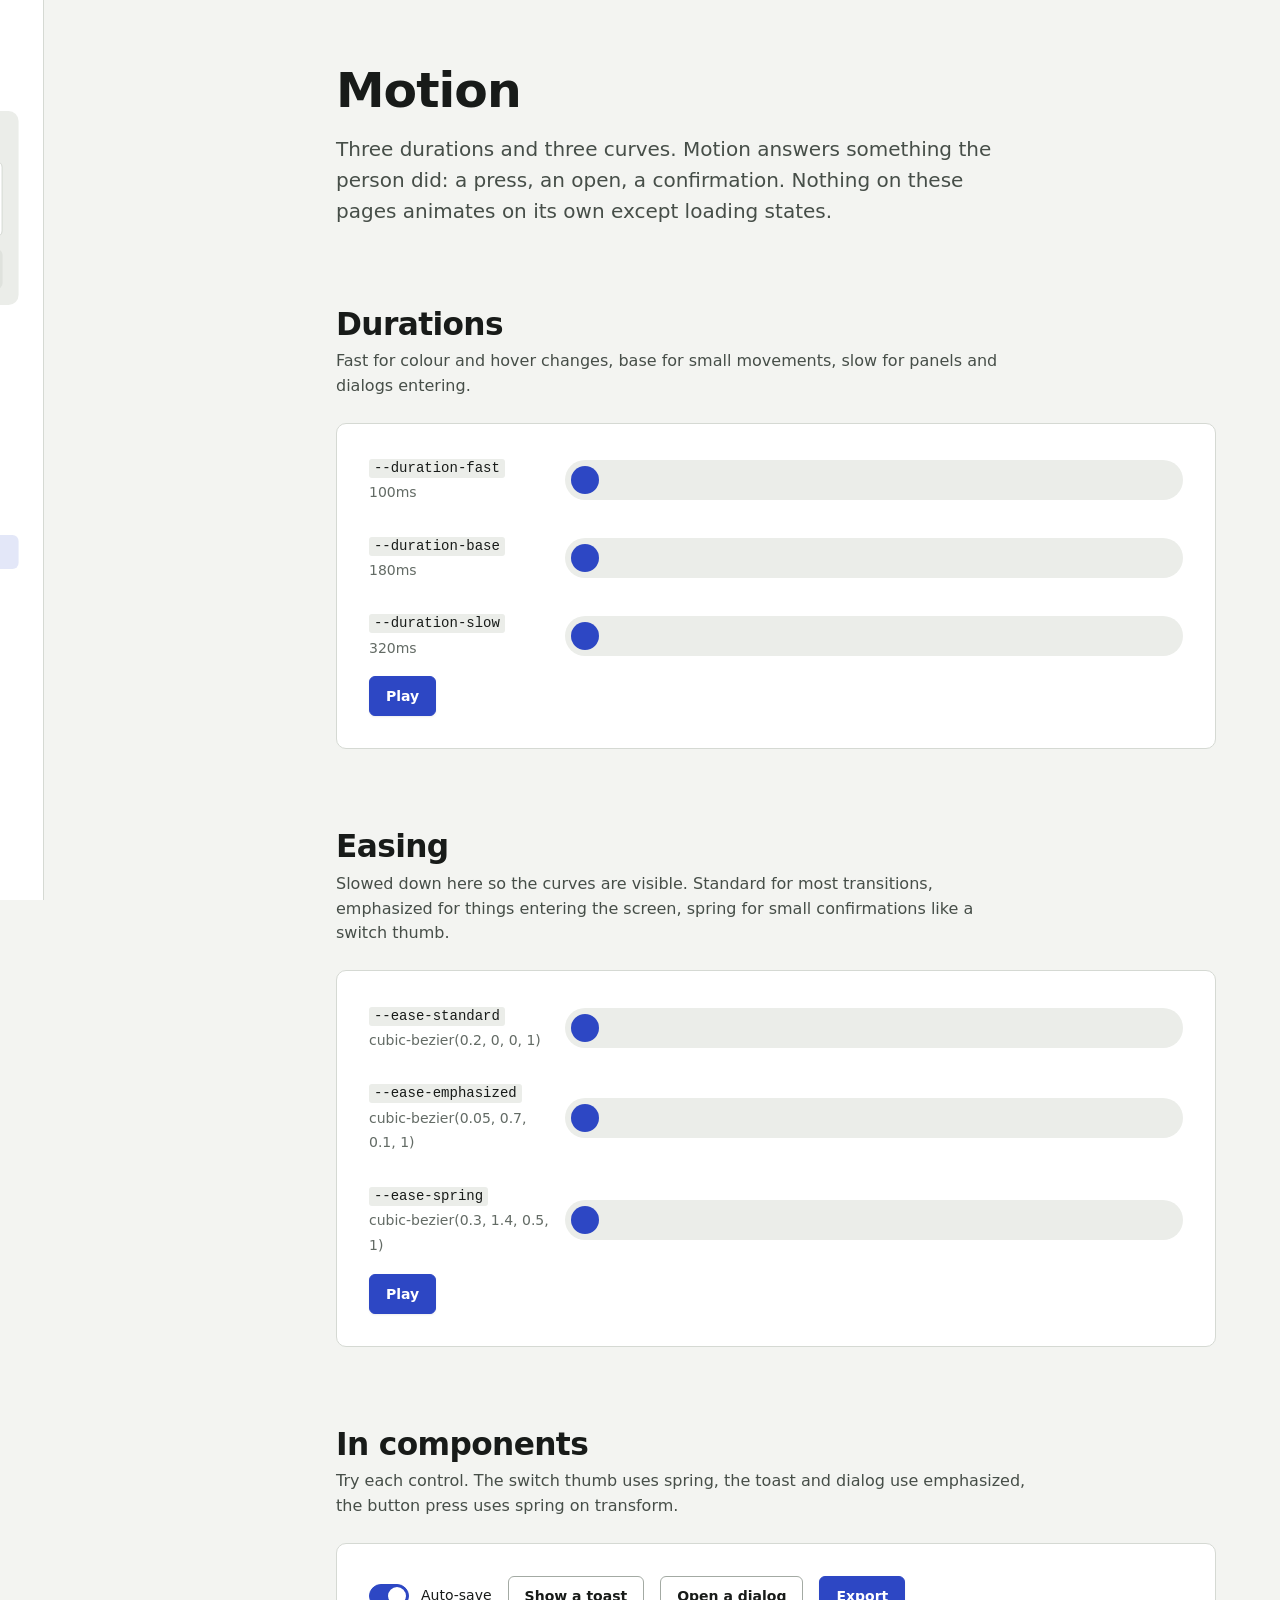
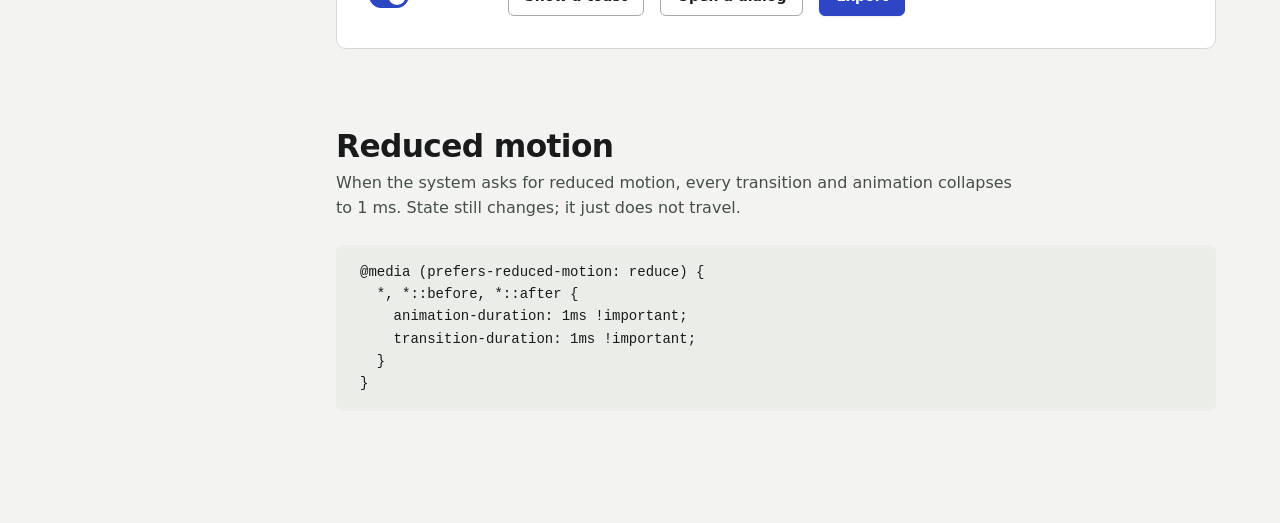
<file: motion.html>
<!DOCTYPE html>
<html lang="en">
<head>
<meta charset="utf-8">
<meta http-equiv="Content-Security-Policy" content="default-src 'none'; script-src 'self'; style-src 'self' https://fonts.googleapis.com; font-src https://fonts.gstatic.com; img-src 'self'; base-uri 'none'; form-action 'none'; object-src 'none'; require-trusted-types-for 'script'; trusted-types 'none'">
<meta name="referrer" content="no-referrer">
<meta name="viewport" content="width=device-width, initial-scale=1">
<title>Motion | Multi-brand design system</title>
<meta name="description" content="Duration and easing tokens with playable demos.">
<link rel="icon" href="favicon.svg" type="image/svg+xml">
<link rel="preconnect" href="https://fonts.googleapis.com">
<link rel="preconnect" href="https://fonts.gstatic.com" crossorigin>
<script src="js/theme-init.js"></script>
<link rel="stylesheet" href="themes/index.css">
<link rel="stylesheet" href="css/catalogue.css">
<link rel="stylesheet" href="css/components.css">
<link rel="stylesheet" href="css/utilities.css">
</head>
<body>
<nav class="sidebar" aria-label="Catalogue"></nav>
<main class="main" id="main">
<header class="page-head">
  <h1 class="page-title">Motion</h1>
  <p class="page-lede">Three durations and three curves. Motion answers something the person did: a press, an open, a confirmation. Nothing on these pages animates on its own except loading states.</p>
</header>

<section class="doc-section" aria-labelledby="durations">
  <h2 id="durations">Durations</h2>
  <p class="doc-desc">Fast for colour and hover changes, base for small movements, slow for panels and dialogs entering.</p>
  <div class="demo demo--stack" id="dur-demo">
    <div class="motion-row"><div><code>--duration-fast</code><br><span class="meta" data-token-value="--duration-fast"></span></div><div class="motion-track"><span class="motion-dot dur-fast ease-standard"></span></div></div>
    <div class="motion-row"><div><code>--duration-base</code><br><span class="meta" data-token-value="--duration-base"></span></div><div class="motion-track"><span class="motion-dot dur-base ease-standard"></span></div></div>
    <div class="motion-row"><div><code>--duration-slow</code><br><span class="meta" data-token-value="--duration-slow"></span></div><div class="motion-track"><span class="motion-dot dur-slow ease-standard"></span></div></div>
    <div><button class="btn btn--primary" type="button" data-motion-play="dur-demo">Play</button></div>
  </div>
</section>

<section class="doc-section" aria-labelledby="easing">
  <h2 id="easing">Easing</h2>
  <p class="doc-desc">Slowed down here so the curves are visible. Standard for most transitions, emphasized for things entering the screen, spring for small confirmations like a switch thumb.</p>
  <div class="demo demo--stack" id="ease-demo">
    <div class="motion-row"><div><code>--ease-standard</code><br><span class="meta" data-token-value="--ease-standard"></span></div><div class="motion-track"><span class="motion-dot dur-demo ease-standard"></span></div></div>
    <div class="motion-row"><div><code>--ease-emphasized</code><br><span class="meta" data-token-value="--ease-emphasized"></span></div><div class="motion-track"><span class="motion-dot dur-demo ease-emphasized"></span></div></div>
    <div class="motion-row"><div><code>--ease-spring</code><br><span class="meta" data-token-value="--ease-spring"></span></div><div class="motion-track"><span class="motion-dot dur-demo ease-spring"></span></div></div>
    <div><button class="btn btn--primary" type="button" data-motion-play="ease-demo">Play</button></div>
  </div>
</section>

<section class="doc-section" aria-labelledby="in-use">
  <h2 id="in-use">In components</h2>
  <p class="doc-desc">Try each control. The switch thumb uses spring, the toast and dialog use emphasized, the button press uses spring on transform.</p>
  <div class="demo">
    <label class="switch"><input type="checkbox" checked><span class="switch__track"></span>Auto-save</label>
    <button class="btn btn--secondary" type="button" data-toast="Draft saved">Show a toast</button>
    <button class="btn btn--secondary" type="button" data-open-dialog="motion-dialog">Open a dialog</button>
    <button class="btn btn--primary" type="button" data-busy-demo="Export finished">Export</button>
  </div>
  <dialog class="dialog" id="motion-dialog" aria-labelledby="motion-dialog-title">
    <form method="dialog">
      <div class="dialog__head"><h2 id="motion-dialog-title">Entering with emphasis</h2></div>
      <div class="dialog__body"><p>This dialog rises with <code>--ease-emphasized</code> over <code>--duration-slow</code>. The backdrop uses <code>--overlay</code>.</p></div>
      <div class="dialog__foot"><button class="btn btn--primary" value="close">Close</button></div>
    </form>
  </dialog>
</section>

<section class="doc-section" aria-labelledby="reduced">
  <h2 id="reduced">Reduced motion</h2>
  <p class="doc-desc">When the system asks for reduced motion, every transition and animation collapses to 1&nbsp;ms. State still changes; it just does not travel.</p>
<pre class="code"><code>@media (prefers-reduced-motion: reduce) {
  *, *::before, *::after {
    animation-duration: 1ms !important;
    transition-duration: 1ms !important;
  }
}</code></pre>
</section>
</main>
<script src="js/contract.js"></script>
<script src="js/sidebar.js"></script>
<script src="js/demo.js"></script>
</body>
</html>
</file>
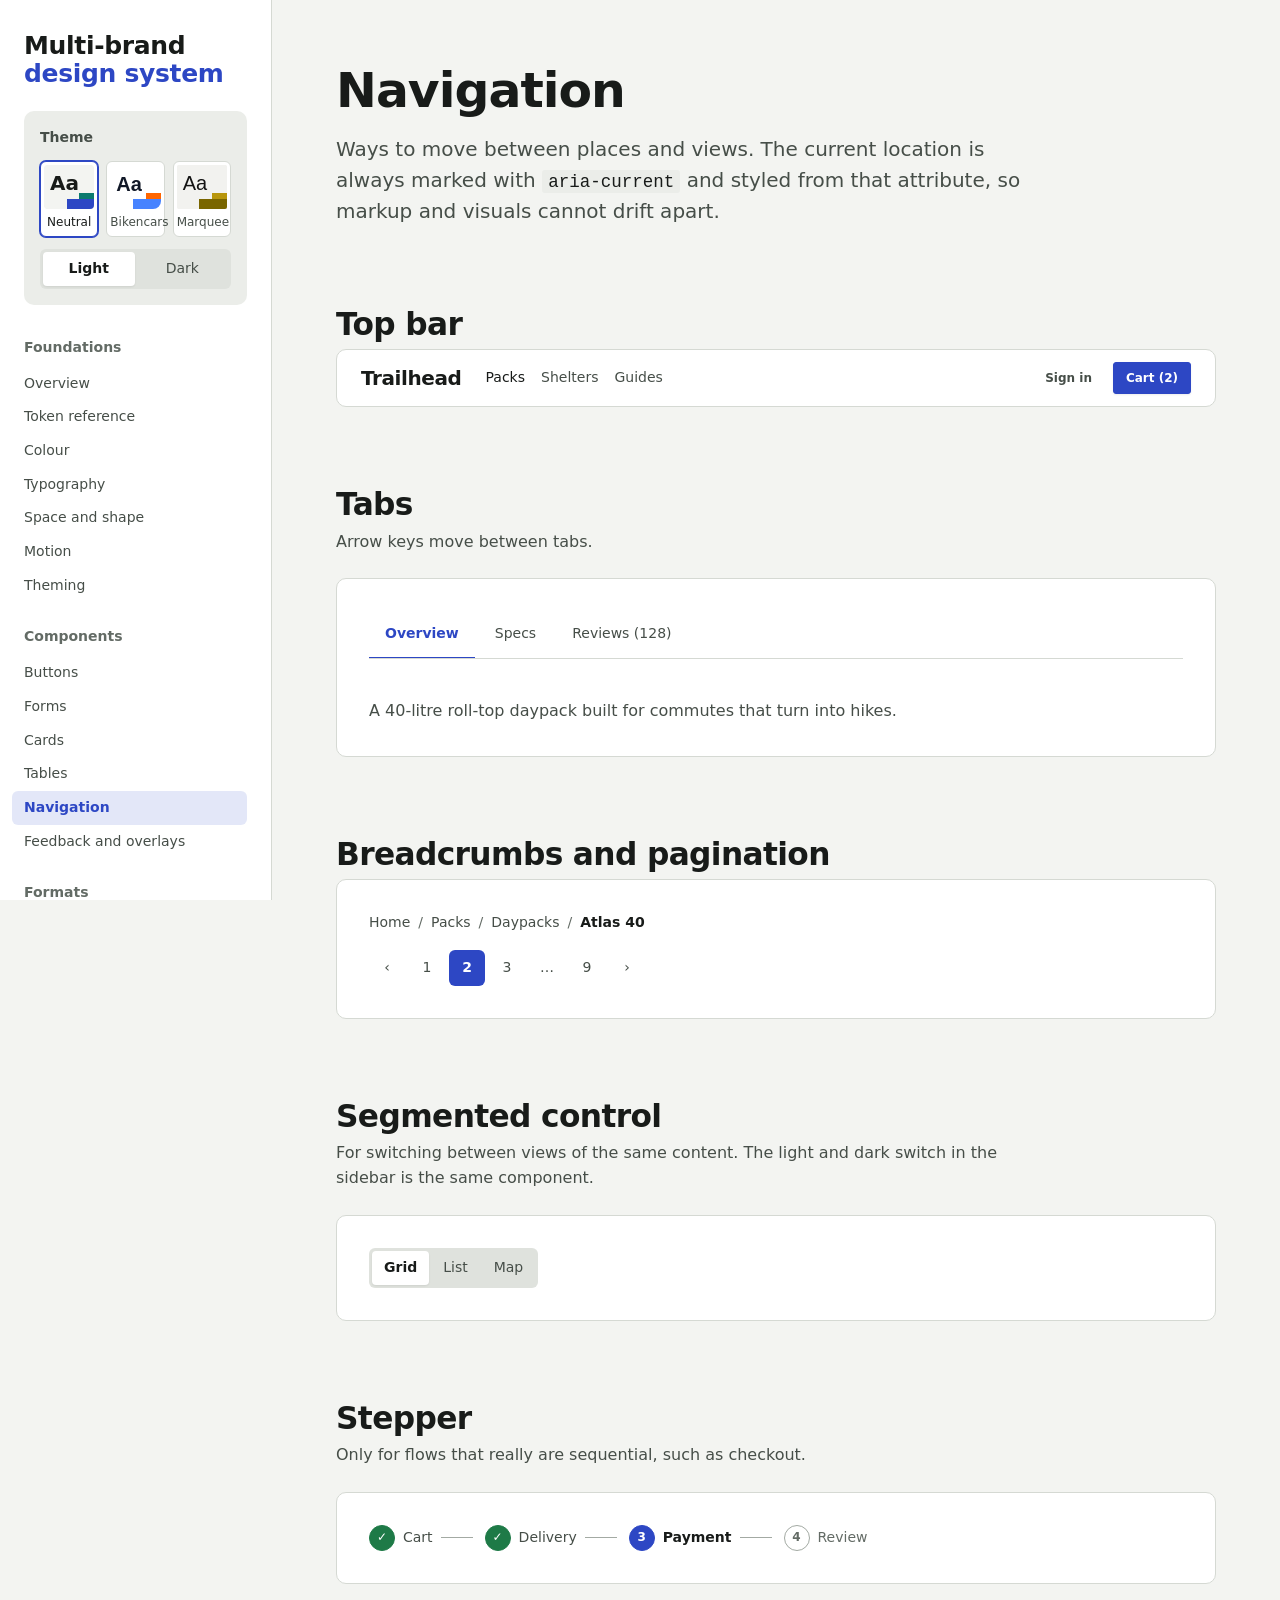
<file: navigation.html>
<!DOCTYPE html>
<html lang="en">
<head>
<meta charset="utf-8">
<meta http-equiv="Content-Security-Policy" content="default-src 'none'; script-src 'self'; style-src 'self' https://fonts.googleapis.com; font-src https://fonts.gstatic.com; img-src 'self'; base-uri 'none'; form-action 'none'; object-src 'none'; require-trusted-types-for 'script'; trusted-types 'none'">
<meta name="referrer" content="no-referrer">
<meta name="viewport" content="width=device-width, initial-scale=1">
<title>Navigation | Multi-brand design system</title>
<meta name="description" content="Top bar, tabs, breadcrumbs, pagination, segmented control and stepper.">
<link rel="icon" href="favicon.svg" type="image/svg+xml">
<link rel="preconnect" href="https://fonts.googleapis.com">
<link rel="preconnect" href="https://fonts.gstatic.com" crossorigin>
<script src="js/theme-init.js"></script>
<link rel="stylesheet" href="themes/index.css">
<link rel="stylesheet" href="css/catalogue.css">
<link rel="stylesheet" href="css/components.css">
<link rel="stylesheet" href="css/utilities.css">
</head>
<body>
<nav class="sidebar" aria-label="Catalogue"></nav>
<main class="main" id="main">
<header class="page-head">
  <h1 class="page-title">Navigation</h1>
  <p class="page-lede">Ways to move between places and views. The current location is always marked with <code>aria-current</code> and styled from that attribute, so markup and visuals cannot drift apart.</p>
</header>

<section class="doc-section" aria-labelledby="topbar">
  <h2 id="topbar">Top bar</h2>
  <nav class="topbar" aria-label="Example site">
    <span class="topbar__brand">Trailhead</span>
    <ul class="topbar__links">
      <li><a href="navigation.html#topbar" aria-current="page">Packs</a></li>
      <li><a href="navigation.html#topbar">Shelters</a></li>
      <li><a href="navigation.html#topbar">Guides</a></li>
    </ul>
    <div class="topbar__end">
      <button class="btn btn--ghost btn--sm" type="button">Sign in</button>
      <button class="btn btn--primary btn--sm" type="button">Cart (2)</button>
    </div>
  </nav>
</section>

<section class="doc-section" aria-labelledby="tabs">
  <h2 id="tabs">Tabs</h2>
  <p class="doc-desc">Arrow keys move between tabs.</p>
  <div class="demo demo--stack">
    <div class="tabs" role="tablist" aria-label="Product details">
      <button class="tab" role="tab" id="tab-1" aria-controls="panel-1" aria-selected="true" type="button">Overview</button>
      <button class="tab" role="tab" id="tab-2" aria-controls="panel-2" aria-selected="false" tabindex="-1" type="button">Specs</button>
      <button class="tab" role="tab" id="tab-3" aria-controls="panel-3" aria-selected="false" tabindex="-1" type="button">Reviews (128)</button>
    </div>
    <div class="tabpanel" role="tabpanel" id="panel-1" aria-labelledby="tab-1" tabindex="0">A 40-litre roll-top daypack built for commutes that turn into hikes.</div>
    <div class="tabpanel" role="tabpanel" id="panel-2" aria-labelledby="tab-2" tabindex="0" hidden>1.1 kg, recycled 420D nylon, 16-inch laptop sleeve, 46 to 52 cm back length.</div>
    <div class="tabpanel" role="tabpanel" id="panel-3" aria-labelledby="tab-3" tabindex="0" hidden>Rated 4.6 out of 5 by 128 owners. Most praise the hip belt.</div>
  </div>
</section>

<section class="doc-section" aria-labelledby="crumbs">
  <h2 id="crumbs">Breadcrumbs and pagination</h2>
  <div class="demo demo--stack">
    <nav aria-label="Breadcrumb">
      <ol class="breadcrumb">
        <li><a href="index.html">Home</a></li>
        <li><a href="cards.html">Packs</a></li>
        <li><a href="tables.html">Daypacks</a></li>
        <li><span aria-current="page">Atlas 40</span></li>
      </ol>
    </nav>
    <nav aria-label="Pagination">
      <ul class="pagination">
        <li><a href="navigation.html#crumbs" aria-label="Previous page">&lsaquo;</a></li>
        <li><a href="navigation.html#crumbs">1</a></li>
        <li><a href="navigation.html#crumbs" aria-current="page">2</a></li>
        <li><a href="navigation.html#crumbs">3</a></li>
        <li><span aria-hidden="true">&hellip;</span></li>
        <li><a href="navigation.html#crumbs">9</a></li>
        <li><a href="navigation.html#crumbs" aria-label="Next page">&rsaquo;</a></li>
      </ul>
    </nav>
  </div>
</section>

<section class="doc-section" aria-labelledby="segmented">
  <h2 id="segmented">Segmented control</h2>
  <p class="doc-desc">For switching between views of the same content. The light and dark switch in the sidebar is the same component.</p>
  <div class="demo">
    <div class="segmented" data-segmented role="group" aria-label="Layout">
      <button class="segmented__item" type="button" aria-pressed="true">Grid</button>
      <button class="segmented__item" type="button" aria-pressed="false">List</button>
      <button class="segmented__item" type="button" aria-pressed="false">Map</button>
    </div>
  </div>
</section>

<section class="doc-section" aria-labelledby="stepper">
  <h2 id="stepper">Stepper</h2>
  <p class="doc-desc">Only for flows that really are sequential, such as checkout.</p>
  <div class="demo">
    <ol class="stepper" aria-label="Checkout progress">
      <li class="is-done"><span>Cart</span></li>
      <li class="is-done"><span>Delivery</span></li>
      <li aria-current="step"><span>Payment</span></li>
      <li><span>Review</span></li>
    </ol>
  </div>
</section>
</main>
<script src="js/contract.js"></script>
<script src="js/sidebar.js"></script>
<script src="js/demo.js"></script>
</body>
</html>
</file>
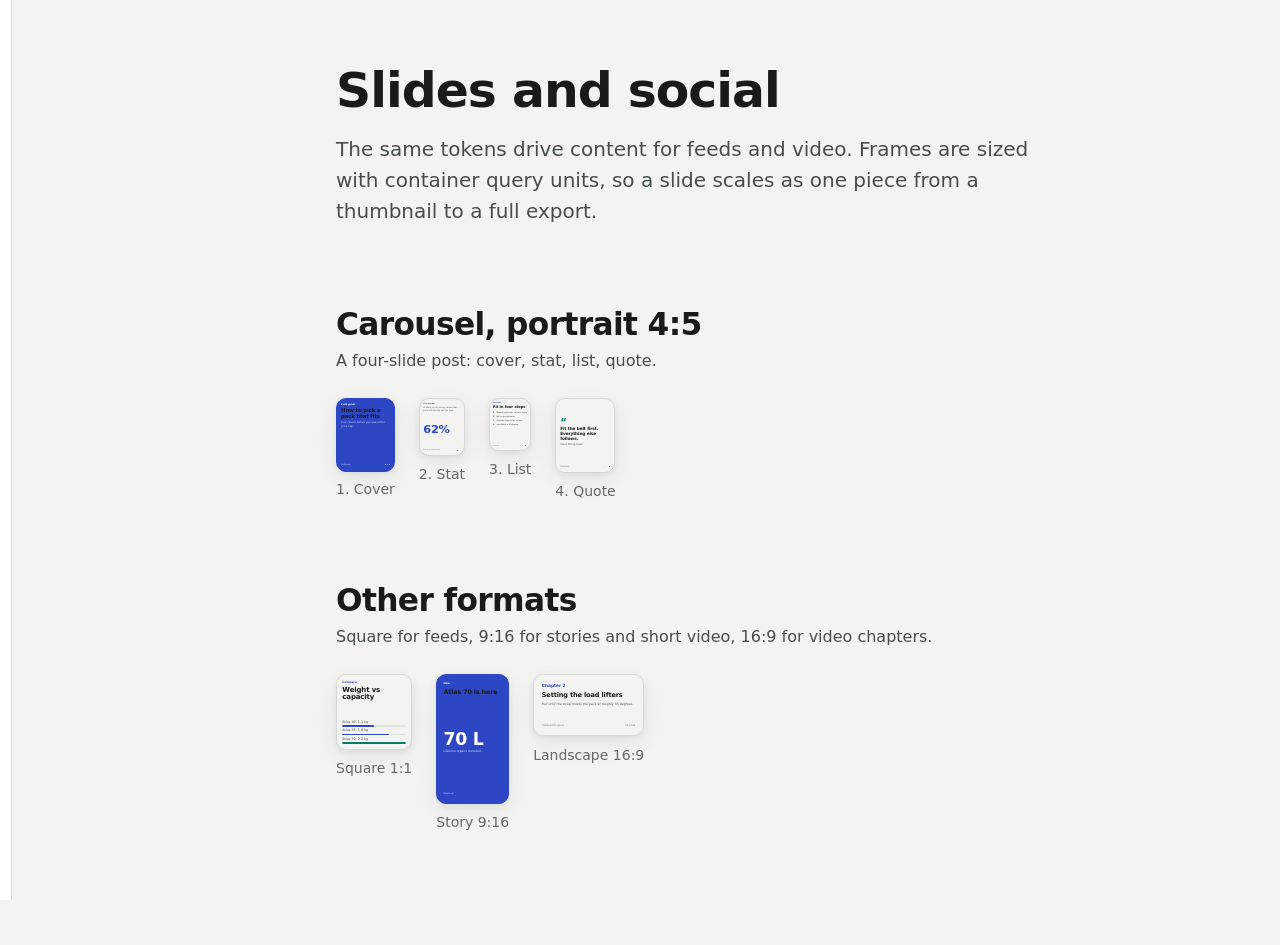
<file: slides.html>
<!DOCTYPE html>
<html lang="en">
<head>
<meta charset="utf-8">
<meta http-equiv="Content-Security-Policy" content="default-src 'none'; script-src 'self'; style-src 'self' https://fonts.googleapis.com; font-src https://fonts.gstatic.com; img-src 'self'; base-uri 'none'; form-action 'none'; object-src 'none'; require-trusted-types-for 'script'; trusted-types 'none'">
<meta name="referrer" content="no-referrer">
<meta name="viewport" content="width=device-width, initial-scale=1">
<title>Slides and social | Multi-brand design system</title>
<meta name="description" content="Square, portrait, story and landscape frames for social posts and video.">
<link rel="icon" href="favicon.svg" type="image/svg+xml">
<link rel="preconnect" href="https://fonts.googleapis.com">
<link rel="preconnect" href="https://fonts.gstatic.com" crossorigin>
<script src="js/theme-init.js"></script>
<link rel="stylesheet" href="themes/index.css">
<link rel="stylesheet" href="css/catalogue.css">
<link rel="stylesheet" href="css/components.css">
<link rel="stylesheet" href="css/utilities.css">
</head>
<body>
<nav class="sidebar" aria-label="Catalogue"></nav>
<main class="main" id="main">
<header class="page-head">
  <h1 class="page-title">Slides and social</h1>
  <p class="page-lede">The same tokens drive content for feeds and video. Frames are sized with container query units, so a slide scales as one piece from a thumbnail to a full export.</p>
</header>

<section class="doc-section" aria-labelledby="carousel">
  <h2 id="carousel">Carousel, portrait 4:5</h2>
  <p class="doc-desc">A four-slide post: cover, stat, list, quote.</p>
  <div class="slide-row">
    <div class="slide-frame">
      <article class="slide slide--portrait slide--accent">
        <span class="slide__kicker">Field guide</span>
        <h3 class="slide__title">How to pick a pack that fits</h3>
        <p class="slide__body">Four checks before you look at the price tag.</p>
        <div class="slide__foot"><span>Trailhead</span><span class="slide__dots"><i class="is-on"></i><i></i><i></i><i></i></span></div>
      </article>
      <span class="meta">1. Cover</span>
    </div>
    <div class="slide-frame">
      <article class="slide slide--portrait">
        <span class="slide__kicker">The number</span>
        <p class="slide__body">of hikers in our survey carried their pack with the hip belt too high.</p>
        <span class="slide__big">62%</span>
        <div class="slide__foot"><span>Survey of 1,400 hikers</span><span class="slide__dots"><i></i><i class="is-on"></i><i></i><i></i></span></div>
      </article>
      <span class="meta">2. Stat</span>
    </div>
    <div class="slide-frame">
      <article class="slide slide--portrait">
        <span class="slide__kicker">Checklist</span>
        <h3 class="slide__title">Fit in four steps</h3>
        <ol class="slide__list">
          <li><b>1</b>Measure your torso, not your height</li>
          <li><b>2</b>Belt on the hip bones</li>
          <li><b>3</b>Shoulder straps wrap, no gaps</li>
          <li><b>4</b>Load lifters at 45 degrees</li>
        </ol>
        <div class="slide__foot"><span>Trailhead</span><span class="slide__dots"><i></i><i></i><i class="is-on"></i><i></i></span></div>
      </article>
      <span class="meta">3. List</span>
    </div>
    <div class="slide-frame">
      <article class="slide slide--portrait">
        <p class="slide__quote">Fit the belt first. Everything else follows.</p>
        <p class="slide__body">Store fitting team</p>
        <div class="slide__foot"><span>Trailhead</span><span class="slide__dots"><i></i><i></i><i></i><i class="is-on"></i></span></div>
      </article>
      <span class="meta">4. Quote</span>
    </div>
  </div>
</section>

<section class="doc-section" aria-labelledby="formats">
  <h2 id="formats">Other formats</h2>
  <p class="doc-desc">Square for feeds, 9:16 for stories and short video, 16:9 for video chapters.</p>
  <div class="slide-row">
    <div class="slide-frame">
      <article class="slide slide--square">
        <span class="slide__kicker">Compare</span>
        <h3 class="slide__title">Weight vs capacity</h3>
        <div class="u-slide-stack">
          <div><div class="slide__body u-m-0">Atlas 40: 1.1 kg</div><div class="slide__bar"><span class="u-w-50"></span></div></div>
          <div><div class="slide__body u-m-0">Atlas 55: 1.6 kg</div><div class="slide__bar"><span class="u-w-73"></span></div></div>
          <div><div class="slide__body u-m-0">Atlas 70: 2.2 kg</div><div class="slide__bar slide__bar--alt"><span class="u-w-full"></span></div></div>
        </div>
      </article>
      <span class="meta">Square 1:1</span>
    </div>
    <div class="slide-frame">
      <article class="slide slide--story slide--accent">
        <span class="slide__kicker">New</span>
        <h3 class="slide__title">Atlas 70 is here</h3>
        <span class="slide__big fg-text-on-primary">70 L</span>
        <p class="slide__body">Lifetime repairs included.</p>
        <div class="slide__foot"><span>Swipe up</span></div>
      </article>
      <span class="meta">Story 9:16</span>
    </div>
    <div class="slide-frame">
      <article class="slide slide--landscape">
        <span class="slide__kicker">Chapter 2</span>
        <h3 class="slide__title u-cqi-7">Setting the load lifters</h3>
        <p class="slide__body u-cqi-3-4">Pull until the strap meets the pack at roughly 45 degrees.</p>
        <div class="slide__foot u-cqi-2-6"><span>Trailhead fit series</span><span>02 of 06</span></div>
      </article>
      <span class="meta">Landscape 16:9</span>
    </div>
  </div>
</section>
</main>
<script src="js/contract.js"></script>
<script src="js/sidebar.js"></script>
<script src="js/demo.js"></script>
</body>
</html>
</file>
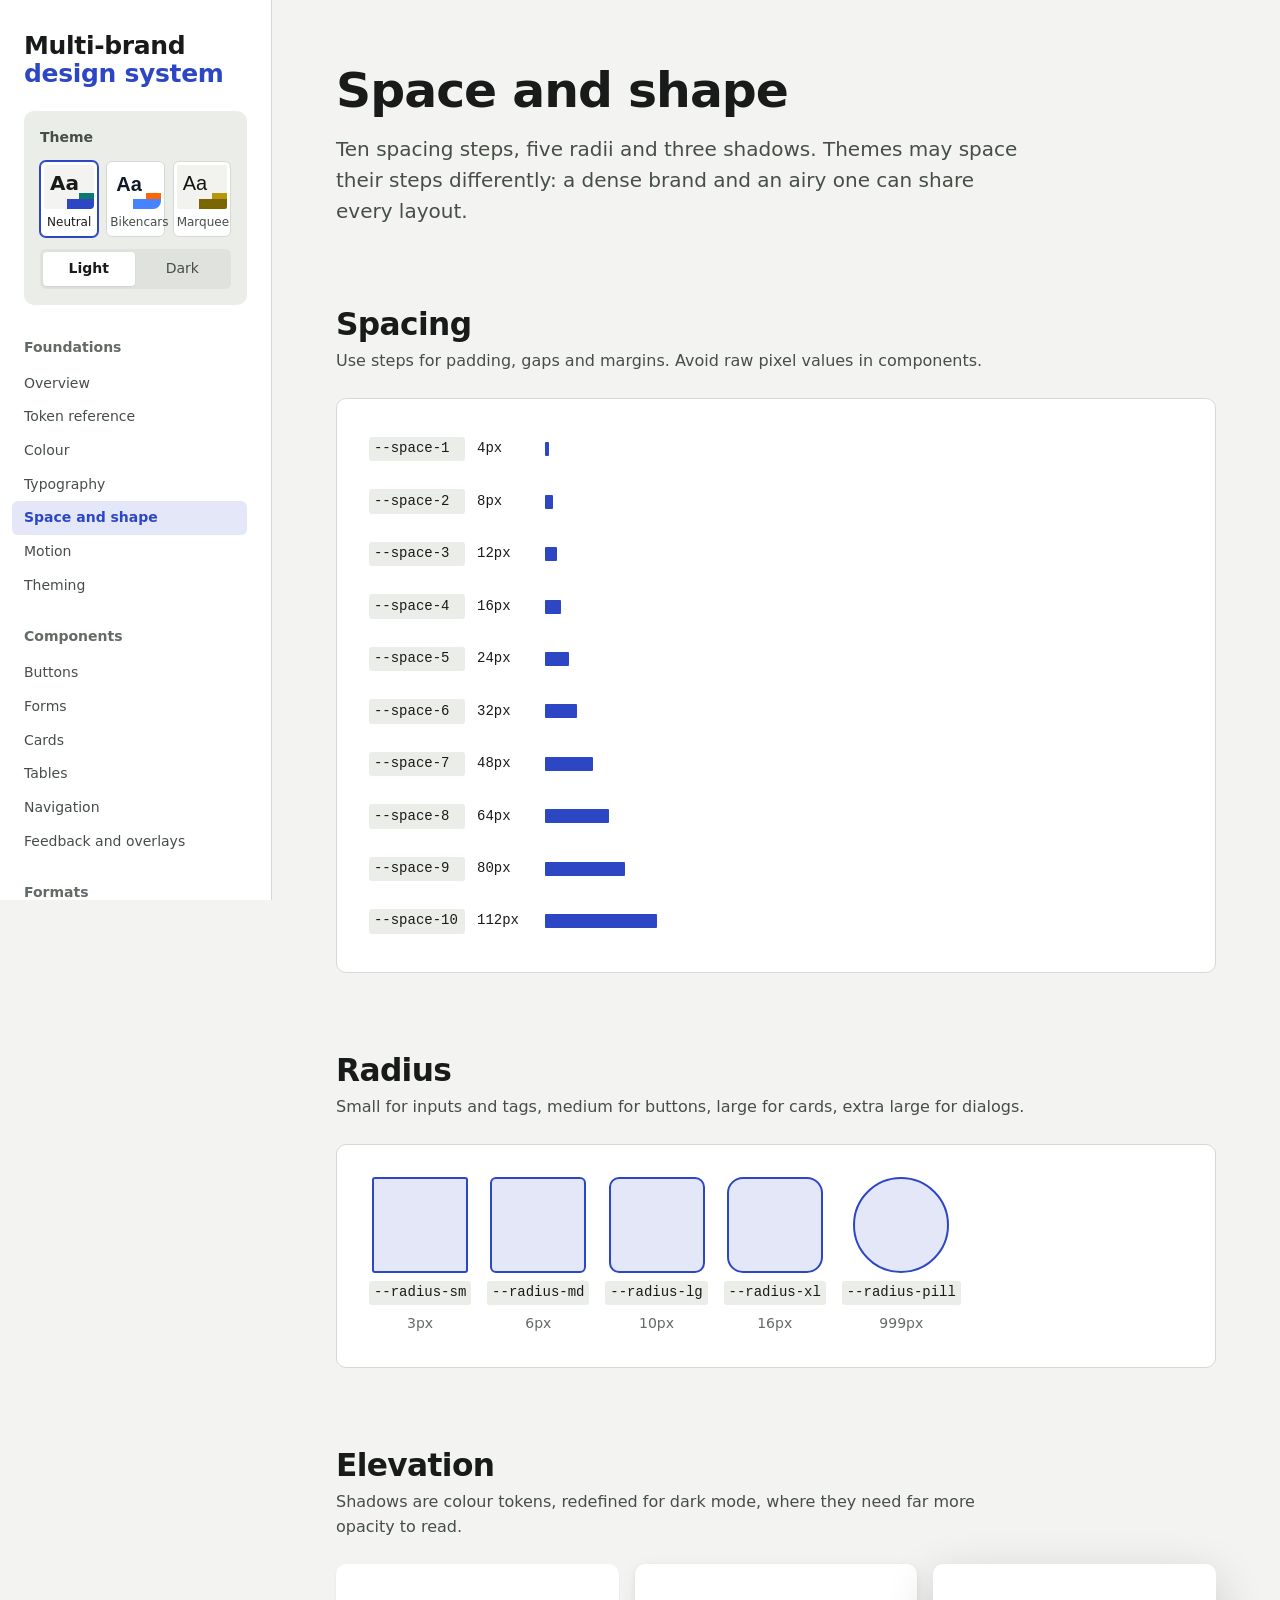
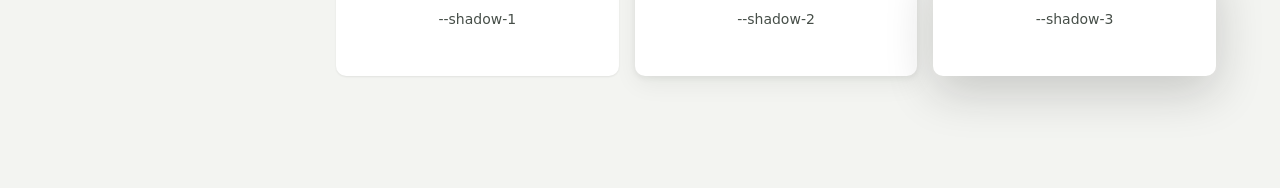
<file: spacing.html>
<!DOCTYPE html>
<html lang="en">
<head>
<meta charset="utf-8">
<meta http-equiv="Content-Security-Policy" content="default-src 'none'; script-src 'self'; style-src 'self' https://fonts.googleapis.com; font-src https://fonts.gstatic.com; img-src 'self'; base-uri 'none'; form-action 'none'; object-src 'none'; require-trusted-types-for 'script'; trusted-types 'none'">
<meta name="referrer" content="no-referrer">
<meta name="viewport" content="width=device-width, initial-scale=1">
<title>Space and shape | Multi-brand design system</title>
<meta name="description" content="Spacing scale, corner radii and elevation tokens.">
<link rel="icon" href="favicon.svg" type="image/svg+xml">
<link rel="preconnect" href="https://fonts.googleapis.com">
<link rel="preconnect" href="https://fonts.gstatic.com" crossorigin>
<script src="js/theme-init.js"></script>
<link rel="stylesheet" href="themes/index.css">
<link rel="stylesheet" href="css/catalogue.css">
<link rel="stylesheet" href="css/components.css">
<link rel="stylesheet" href="css/utilities.css">
</head>
<body>
<nav class="sidebar" aria-label="Catalogue"></nav>
<main class="main" id="main">
<header class="page-head">
  <h1 class="page-title">Space and shape</h1>
  <p class="page-lede">Ten spacing steps, five radii and three shadows. Themes may space their steps differently: a dense brand and an airy one can share every layout.</p>
</header>

<section class="doc-section" aria-labelledby="space">
  <h2 id="space">Spacing</h2>
  <p class="doc-desc">Use steps for padding, gaps and margins. Avoid raw pixel values in components.</p>
  <div class="demo demo--stack">
    <div class="space-row"><code>--space-1</code><span class="mono" data-token-value="--space-1"></span><div class="space-row__bar w-space-1"></div></div>
    <div class="space-row"><code>--space-2</code><span class="mono" data-token-value="--space-2"></span><div class="space-row__bar w-space-2"></div></div>
    <div class="space-row"><code>--space-3</code><span class="mono" data-token-value="--space-3"></span><div class="space-row__bar w-space-3"></div></div>
    <div class="space-row"><code>--space-4</code><span class="mono" data-token-value="--space-4"></span><div class="space-row__bar w-space-4"></div></div>
    <div class="space-row"><code>--space-5</code><span class="mono" data-token-value="--space-5"></span><div class="space-row__bar w-space-5"></div></div>
    <div class="space-row"><code>--space-6</code><span class="mono" data-token-value="--space-6"></span><div class="space-row__bar w-space-6"></div></div>
    <div class="space-row"><code>--space-7</code><span class="mono" data-token-value="--space-7"></span><div class="space-row__bar w-space-7"></div></div>
    <div class="space-row"><code>--space-8</code><span class="mono" data-token-value="--space-8"></span><div class="space-row__bar w-space-8"></div></div>
    <div class="space-row"><code>--space-9</code><span class="mono" data-token-value="--space-9"></span><div class="space-row__bar w-space-9"></div></div>
    <div class="space-row"><code>--space-10</code><span class="mono" data-token-value="--space-10"></span><div class="space-row__bar w-space-10"></div></div>
  </div>
</section>

<section class="doc-section" aria-labelledby="radius">
  <h2 id="radius">Radius</h2>
  <p class="doc-desc">Small for inputs and tags, medium for buttons, large for cards, extra large for dialogs.</p>
  <div class="demo">
    <div class="u-stack u-center-items"><div class="radius-box radius-sm"></div><code>--radius-sm</code><span class="meta" data-token-value="--radius-sm"></span></div>
    <div class="u-stack u-center-items"><div class="radius-box radius-md"></div><code>--radius-md</code><span class="meta" data-token-value="--radius-md"></span></div>
    <div class="u-stack u-center-items"><div class="radius-box radius-lg"></div><code>--radius-lg</code><span class="meta" data-token-value="--radius-lg"></span></div>
    <div class="u-stack u-center-items"><div class="radius-box radius-xl"></div><code>--radius-xl</code><span class="meta" data-token-value="--radius-xl"></span></div>
    <div class="u-stack u-center-items"><div class="radius-box radius-pill"></div><code>--radius-pill</code><span class="meta" data-token-value="--radius-pill"></span></div>
  </div>
</section>

<section class="doc-section" aria-labelledby="elevation">
  <h2 id="elevation">Elevation</h2>
  <p class="doc-desc">Shadows are colour tokens, redefined for dark mode, where they need far more opacity to read.</p>
  <div class="grid grid--3">
    <div class="elev-box elev-1">--shadow-1</div>
    <div class="elev-box elev-2">--shadow-2</div>
    <div class="elev-box elev-3">--shadow-3</div>
  </div>
</section>
</main>
<script src="js/contract.js"></script>
<script src="js/sidebar.js"></script>
<script src="js/demo.js"></script>
</body>
</html>
</file>
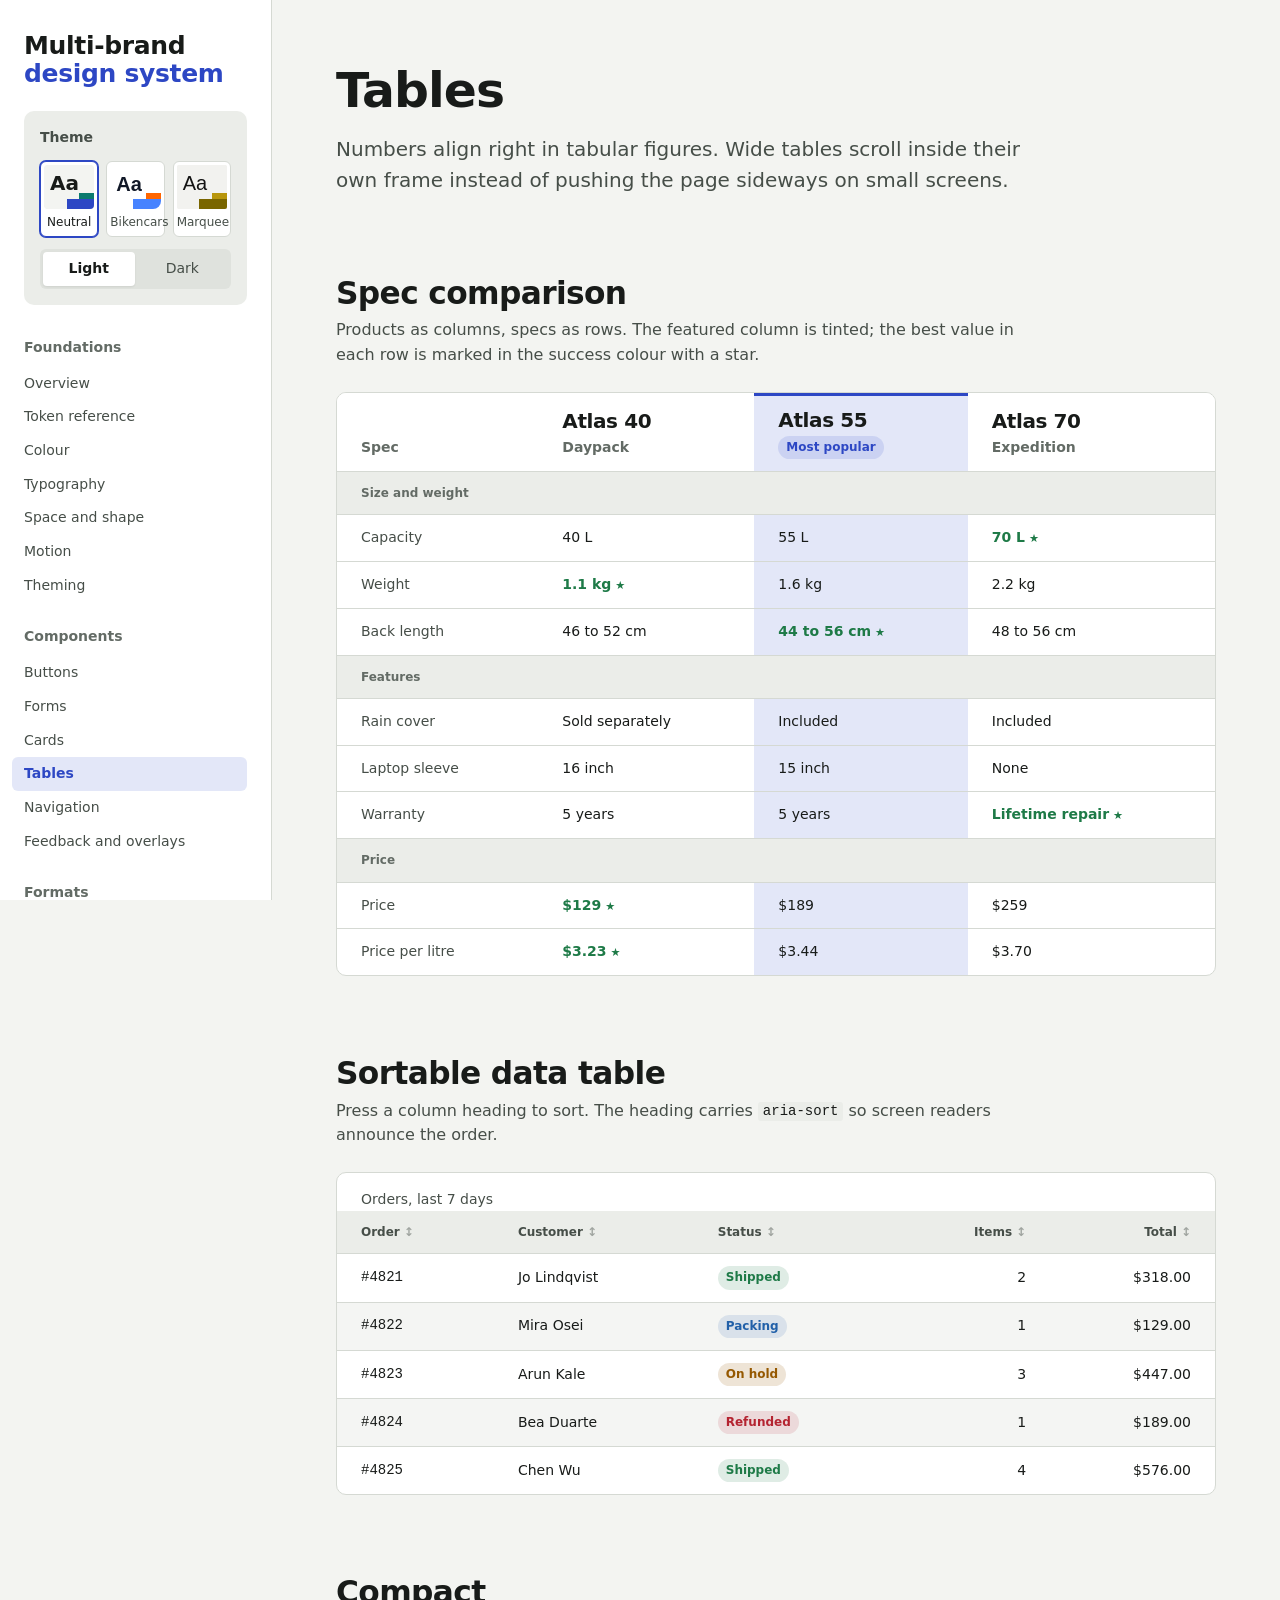
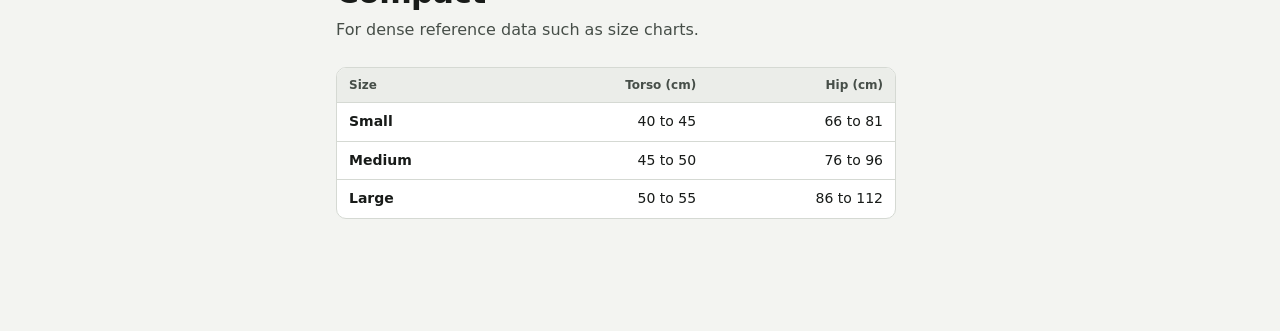
<file: tables.html>
<!DOCTYPE html>
<html lang="en">
<head>
<meta charset="utf-8">
<meta http-equiv="Content-Security-Policy" content="default-src 'none'; script-src 'self'; style-src 'self' https://fonts.googleapis.com; font-src https://fonts.gstatic.com; img-src 'self'; base-uri 'none'; form-action 'none'; object-src 'none'; require-trusted-types-for 'script'; trusted-types 'none'">
<meta name="referrer" content="no-referrer">
<meta name="viewport" content="width=device-width, initial-scale=1">
<title>Tables | Multi-brand design system</title>
<meta name="description" content="Sortable data tables and a product spec comparison table.">
<link rel="icon" href="favicon.svg" type="image/svg+xml">
<link rel="preconnect" href="https://fonts.googleapis.com">
<link rel="preconnect" href="https://fonts.gstatic.com" crossorigin>
<script src="js/theme-init.js"></script>
<link rel="stylesheet" href="themes/index.css">
<link rel="stylesheet" href="css/catalogue.css">
<link rel="stylesheet" href="css/components.css">
<link rel="stylesheet" href="css/utilities.css">
</head>
<body>
<nav class="sidebar" aria-label="Catalogue"></nav>
<main class="main" id="main">
<header class="page-head">
  <h1 class="page-title">Tables</h1>
  <p class="page-lede">Numbers align right in tabular figures. Wide tables scroll inside their own frame instead of pushing the page sideways on small screens.</p>
</header>

<section class="doc-section" aria-labelledby="compare">
  <h2 id="compare">Spec comparison</h2>
  <p class="doc-desc">Products as columns, specs as rows. The featured column is tinted; the best value in each row is marked in the success colour with a star.</p>
  <div class="table-wrap">
    <table class="table compare">
      <thead>
        <tr><th scope="col"><span class="meta">Spec</span></th>
          <th scope="col"><span class="compare__name">Atlas 40</span><span class="meta">Daypack</span></th>
          <th scope="col" class="is-featured"><span class="compare__name">Atlas 55</span><span class="badge badge--primary">Most popular</span></th>
          <th scope="col"><span class="compare__name">Atlas 70</span><span class="meta">Expedition</span></th></tr>
      </thead>
      <tbody>
        <tr class="compare__group"><th scope="rowgroup" colspan="4">Size and weight</th></tr>
        <tr><th scope="row">Capacity</th><td>40 L</td><td class="is-featured">55 L</td><td class="is-best">70 L</td></tr>
        <tr><th scope="row">Weight</th><td class="is-best">1.1 kg</td><td class="is-featured">1.6 kg</td><td>2.2 kg</td></tr>
        <tr><th scope="row">Back length</th><td>46 to 52 cm</td><td class="is-featured is-best">44 to 56 cm</td><td>48 to 56 cm</td></tr>
        <tr class="compare__group"><th scope="rowgroup" colspan="4">Features</th></tr>
        <tr><th scope="row">Rain cover</th><td>Sold separately</td><td class="is-featured">Included</td><td>Included</td></tr>
        <tr><th scope="row">Laptop sleeve</th><td>16 inch</td><td class="is-featured">15 inch</td><td>None</td></tr>
        <tr><th scope="row">Warranty</th><td>5 years</td><td class="is-featured">5 years</td><td class="is-best">Lifetime repair</td></tr>
        <tr class="compare__group"><th scope="rowgroup" colspan="4">Price</th></tr>
        <tr><th scope="row">Price</th><td class="is-best">$129</td><td class="is-featured">$189</td><td>$259</td></tr>
        <tr><th scope="row">Price per litre</th><td class="is-best">$3.23</td><td class="is-featured">$3.44</td><td>$3.70</td></tr>
      </tbody>
    </table>
  </div>
</section>

<section class="doc-section" aria-labelledby="data">
  <h2 id="data">Sortable data table</h2>
  <p class="doc-desc">Press a column heading to sort. The heading carries <code>aria-sort</code> so screen readers announce the order.</p>
  <div class="table-wrap">
    <table class="table table--striped" data-sortable>
      <caption>Orders, last 7 days</caption>
      <thead><tr>
        <th scope="col"><button class="th-sort" type="button">Order</button></th>
        <th scope="col"><button class="th-sort" type="button">Customer</button></th>
        <th scope="col"><button class="th-sort" type="button">Status</button></th>
        <th scope="col" class="num"><button class="th-sort" type="button">Items</button></th>
        <th scope="col" class="num"><button class="th-sort" type="button">Total</button></th>
      </tr></thead>
      <tbody>
        <tr><td class="mono">#4821</td><td>Jo Lindqvist</td><td data-value="Shipped"><span class="badge badge--success">Shipped</span></td><td class="num">2</td><td class="num" data-value="318">$318.00</td></tr>
        <tr><td class="mono">#4822</td><td>Mira Osei</td><td data-value="Packing"><span class="badge badge--info">Packing</span></td><td class="num">1</td><td class="num" data-value="129">$129.00</td></tr>
        <tr><td class="mono">#4823</td><td>Arun Kale</td><td data-value="On hold"><span class="badge badge--warning">On hold</span></td><td class="num">3</td><td class="num" data-value="447">$447.00</td></tr>
        <tr><td class="mono">#4824</td><td>Bea Duarte</td><td data-value="Refunded"><span class="badge badge--danger">Refunded</span></td><td class="num">1</td><td class="num" data-value="189">$189.00</td></tr>
        <tr><td class="mono">#4825</td><td>Chen Wu</td><td data-value="Shipped"><span class="badge badge--success">Shipped</span></td><td class="num">4</td><td class="num" data-value="576">$576.00</td></tr>
      </tbody>
    </table>
  </div>
</section>

<section class="doc-section" aria-labelledby="compact">
  <h2 id="compact">Compact</h2>
  <p class="doc-desc">For dense reference data such as size charts.</p>
  <div class="table-wrap u-max-560">
    <table class="table table--compact">
      <thead><tr><th scope="col">Size</th><th scope="col" class="num">Torso (cm)</th><th scope="col" class="num">Hip (cm)</th></tr></thead>
      <tbody>
        <tr><th scope="row">Small</th><td class="num">40 to 45</td><td class="num">66 to 81</td></tr>
        <tr><th scope="row">Medium</th><td class="num">45 to 50</td><td class="num">76 to 96</td></tr>
        <tr><th scope="row">Large</th><td class="num">50 to 55</td><td class="num">86 to 112</td></tr>
      </tbody>
    </table>
  </div>
</section>
</main>
<script src="js/contract.js"></script>
<script src="js/sidebar.js"></script>
<script src="js/demo.js"></script>
</body>
</html>
</file>
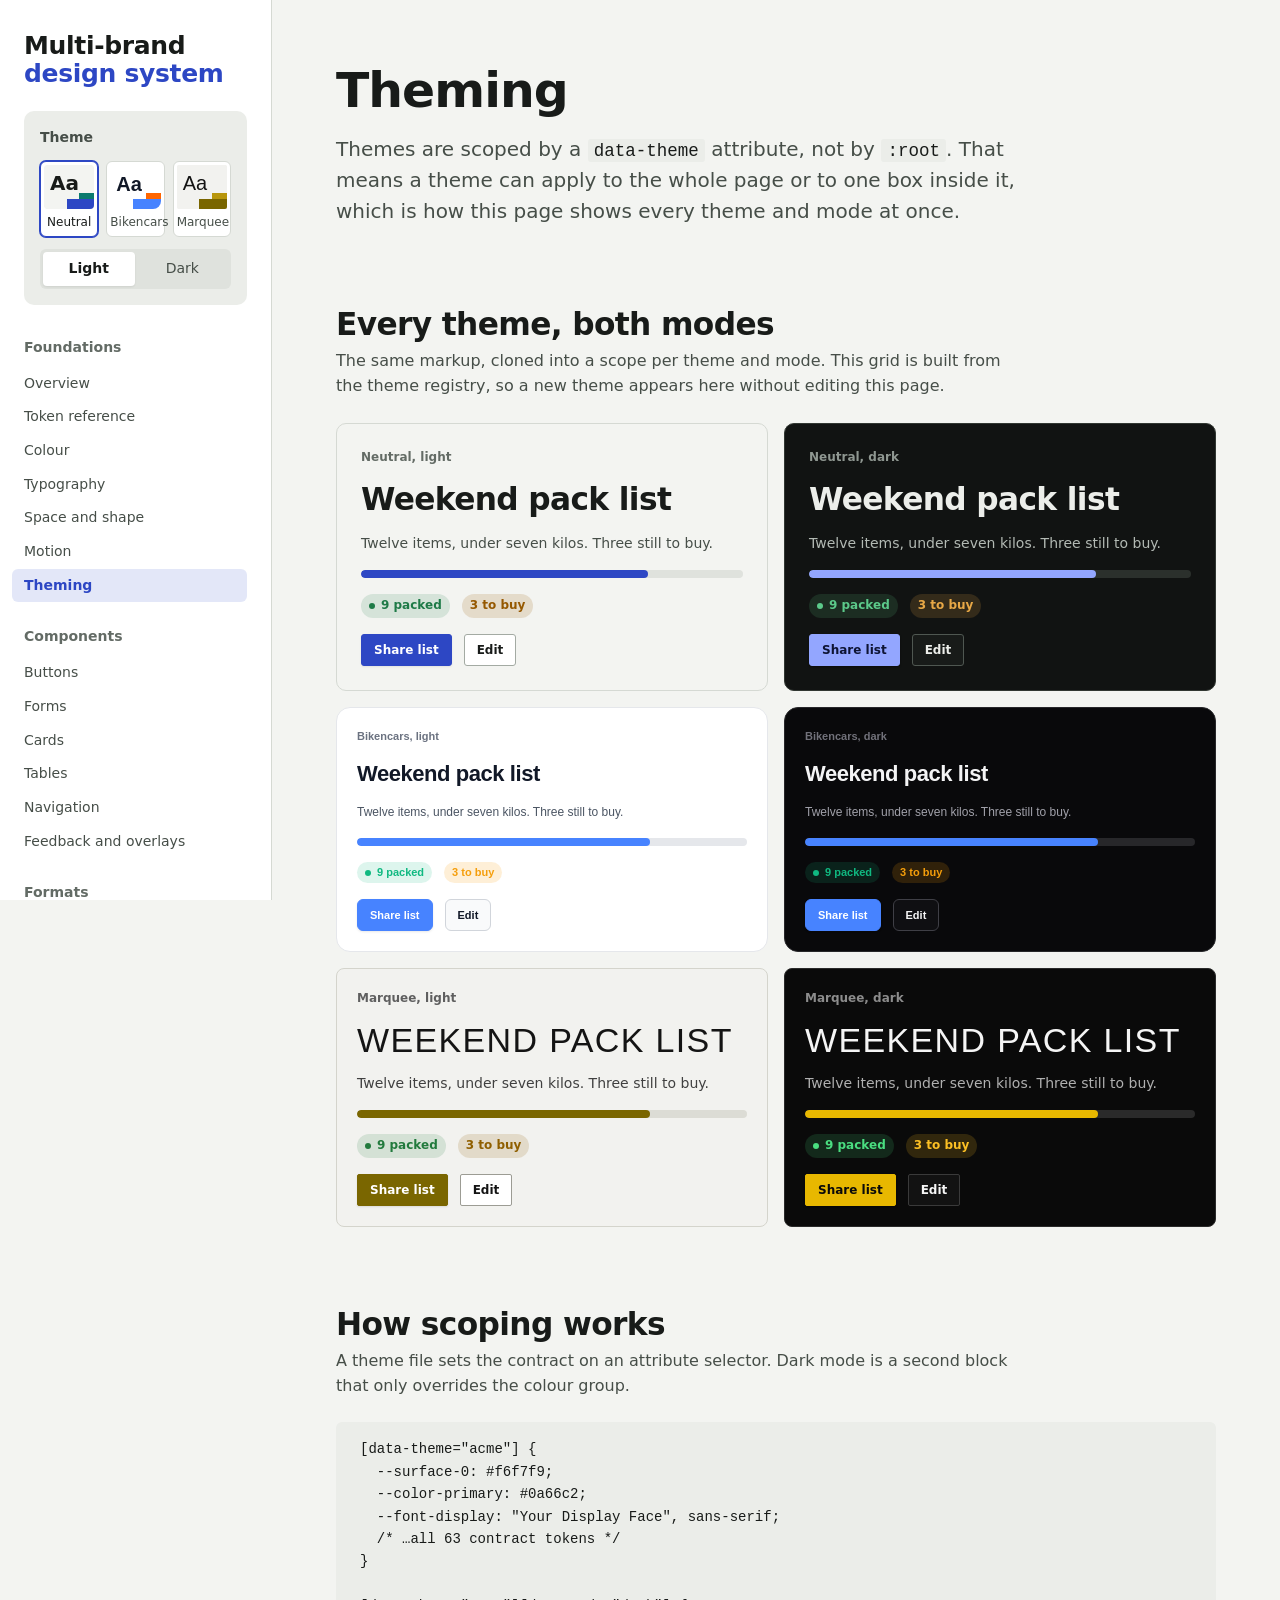
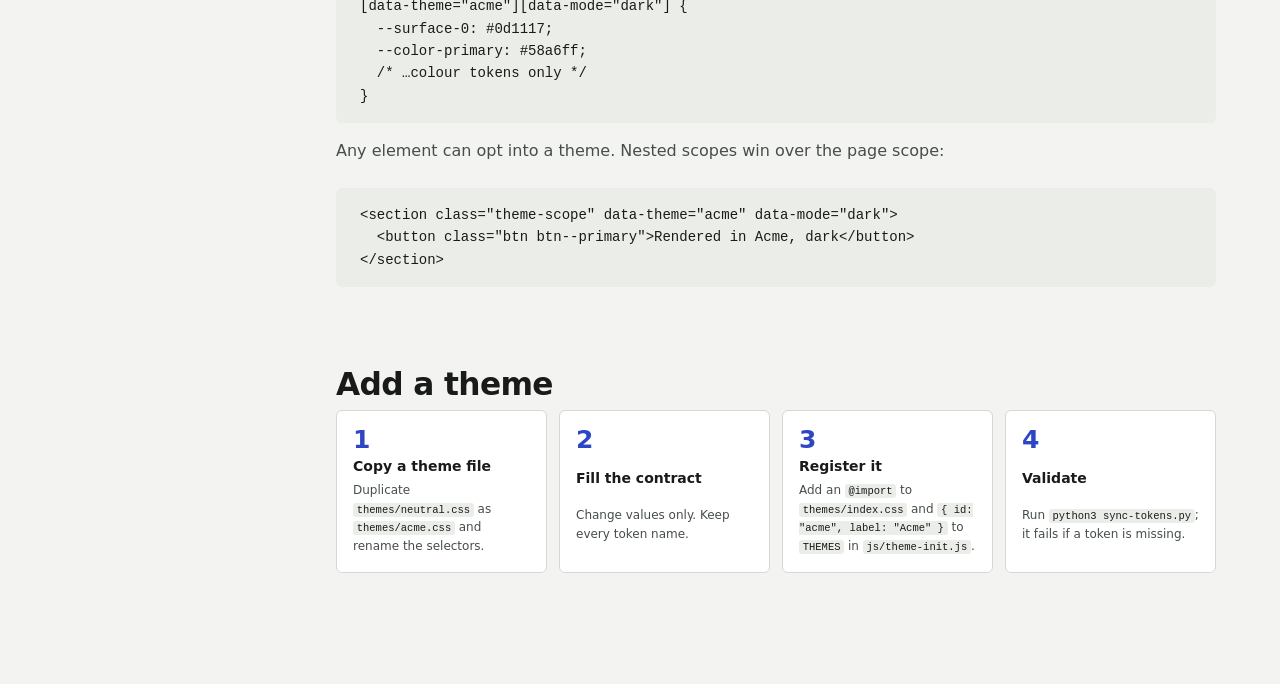
<file: theming.html>
<!DOCTYPE html>
<html lang="en">
<head>
<meta charset="utf-8">
<meta http-equiv="Content-Security-Policy" content="default-src 'none'; script-src 'self'; style-src 'self' https://fonts.googleapis.com; font-src https://fonts.gstatic.com; img-src 'self'; base-uri 'none'; form-action 'none'; object-src 'none'; require-trusted-types-for 'script'; trusted-types 'none'">
<meta name="referrer" content="no-referrer">
<meta name="viewport" content="width=device-width, initial-scale=1">
<title>Theming | Multi-brand design system</title>
<meta name="description" content="Every theme in both colour modes on one screen, and how to add your own.">
<link rel="icon" href="favicon.svg" type="image/svg+xml">
<link rel="preconnect" href="https://fonts.googleapis.com">
<link rel="preconnect" href="https://fonts.gstatic.com" crossorigin>
<script src="js/theme-init.js"></script>
<link rel="stylesheet" href="themes/index.css">
<link rel="stylesheet" href="css/catalogue.css">
<link rel="stylesheet" href="css/components.css">
<link rel="stylesheet" href="css/utilities.css">
</head>
<body>
<nav class="sidebar" aria-label="Catalogue"></nav>
<main class="main" id="main">
<header class="page-head">
  <h1 class="page-title">Theming</h1>
  <p class="page-lede">Themes are scoped by a <code>data-theme</code> attribute, not by <code>:root</code>. That means a theme can apply to the whole page or to one box inside it, which is how this page shows every theme and mode at once.</p>
</header>

<section class="doc-section" aria-labelledby="matrix">
  <h2 id="matrix">Every theme, both modes</h2>
  <p class="doc-desc">The same markup, cloned into a scope per theme and mode. This grid is built from the theme registry, so a new theme appears here without editing this page.</p>
  <div class="matrix" id="theme-matrix"></div>
  <template id="matrix-sample">
    <span class="matrix__label"></span>
    <h3 class="specimen-display fs-2xl">Weekend pack list</h3>
    <p class="fg-text-2 fs-sm">Twelve items, under seven kilos. Three still to buy.</p>
    <div class="progress" role="progressbar" aria-label="Packed" aria-valuemin="0" aria-valuemax="100" aria-valuenow="75"><div class="progress__bar u-w-75"></div></div>
    <div class="specimen__row">
      <span class="badge badge--success"><span class="badge__dot"></span>9 packed</span>
      <span class="badge badge--warning">3 to buy</span>
    </div>
    <div class="specimen__row">
      <button class="btn btn--primary btn--sm" type="button">Share list</button>
      <button class="btn btn--secondary btn--sm" type="button">Edit</button>
    </div>
  </template>
</section>

<section class="doc-section" aria-labelledby="scoping">
  <h2 id="scoping">How scoping works</h2>
  <p class="doc-desc">A theme file sets the contract on an attribute selector. Dark mode is a second block that only overrides the colour group.</p>
<pre class="code"><code>[data-theme="acme"] {
  --surface-0: #f6f7f9;
  --color-primary: #0a66c2;
  --font-display: "Your Display Face", sans-serif;
  /* …all 63 contract tokens */
}

[data-theme="acme"][data-mode="dark"] {
  --surface-0: #0d1117;
  --color-primary: #58a6ff;
  /* …colour tokens only */
}</code></pre>
  <p class="doc-desc u-mt-4">Any element can opt into a theme. Nested scopes win over the page scope:</p>
<pre class="code"><code>&lt;section class="theme-scope" data-theme="acme" data-mode="dark"&gt;
  &lt;button class="btn btn--primary"&gt;Rendered in Acme, dark&lt;/button&gt;
&lt;/section&gt;</code></pre>
</section>

<section class="doc-section" aria-labelledby="add">
  <h2 id="add">Add a theme</h2>
  <ol class="flow">
    <li><b>Copy a theme file</b><span>Duplicate <code>themes/neutral.css</code> as <code>themes/acme.css</code> and rename the selectors.</span></li>
    <li><b>Fill the contract</b><span>Change values only. Keep every token name.</span></li>
    <li><b>Register it</b><span>Add an <code>@import</code> to <code>themes/index.css</code> and <code>{ id: "acme", label: "Acme" }</code> to <code>THEMES</code> in <code>js/theme-init.js</code>.</span></li>
    <li><b>Validate</b><span>Run <code>python3 sync-tokens.py</code>; it fails if a token is missing.</span></li>
  </ol>
</section>
</main>
<script src="js/contract.js"></script>
<script src="js/sidebar.js"></script>
<script src="js/demo.js"></script>
</body>
</html>
</file>
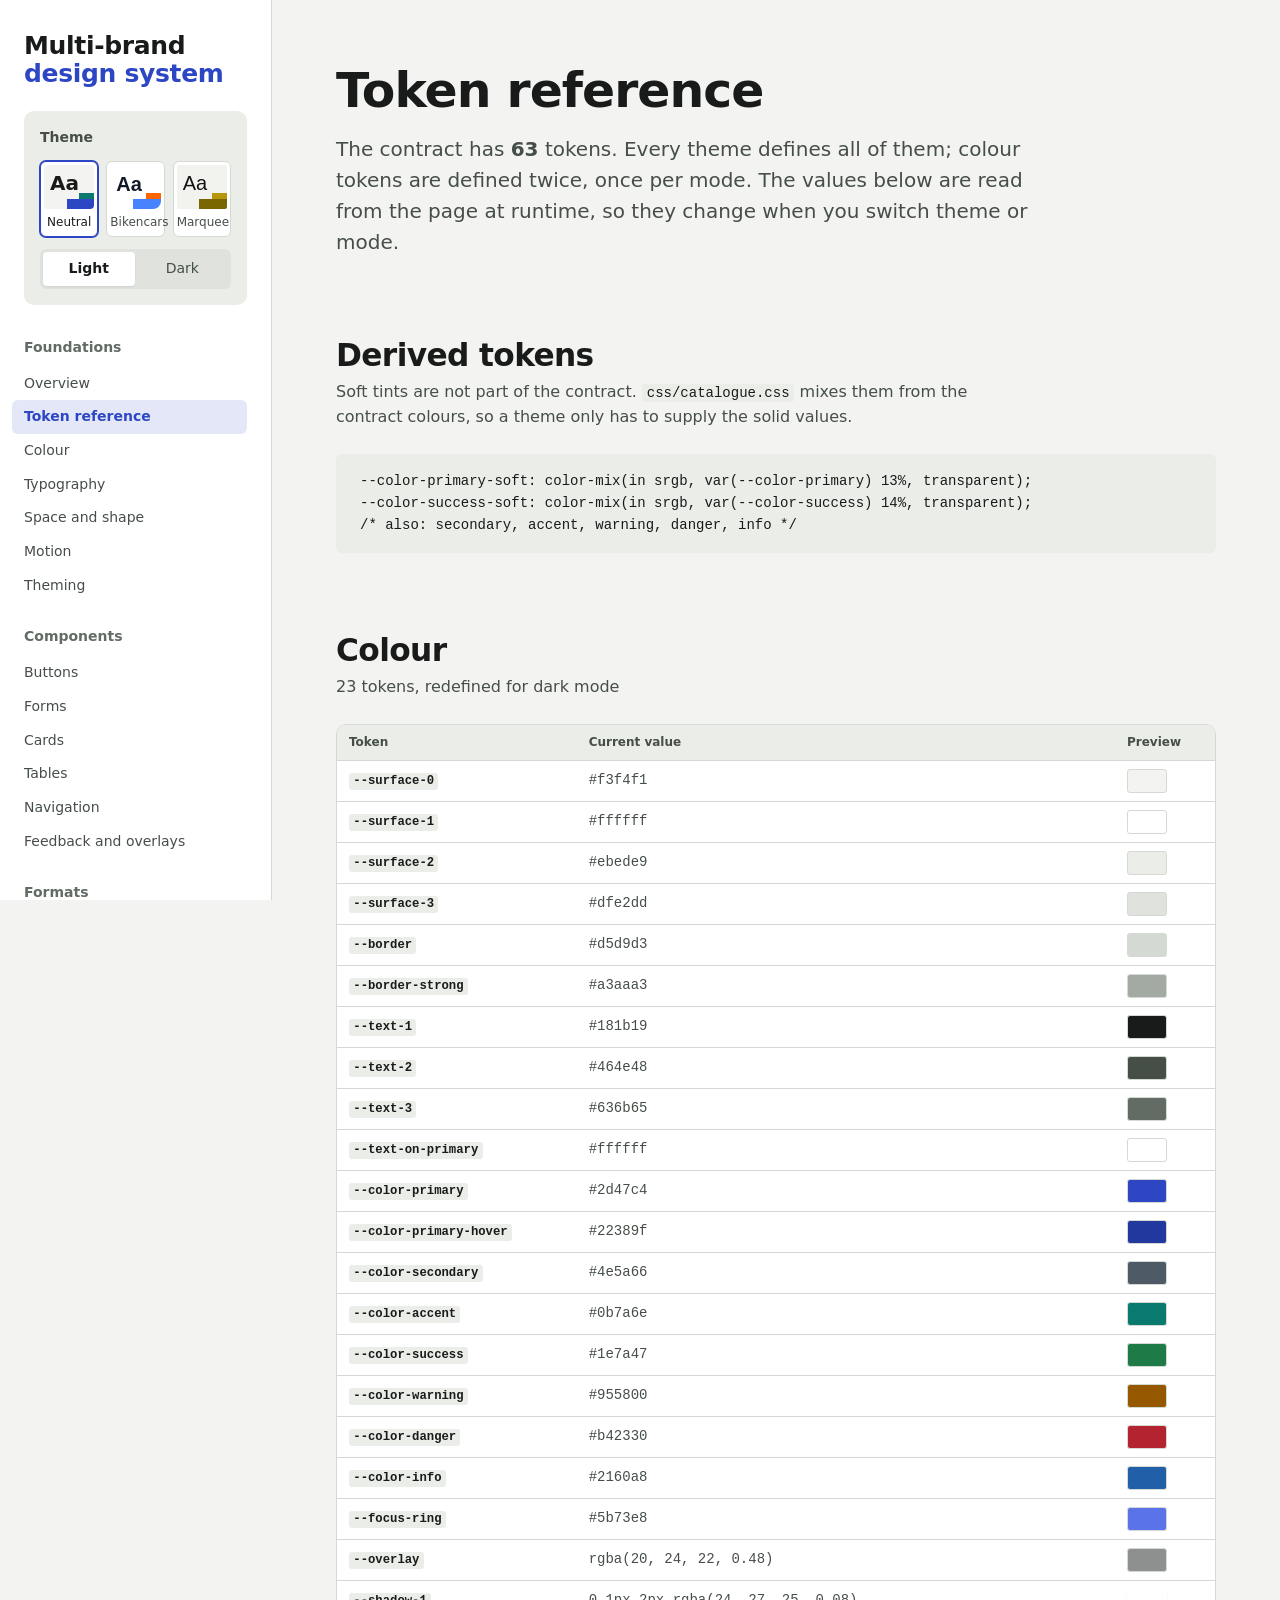
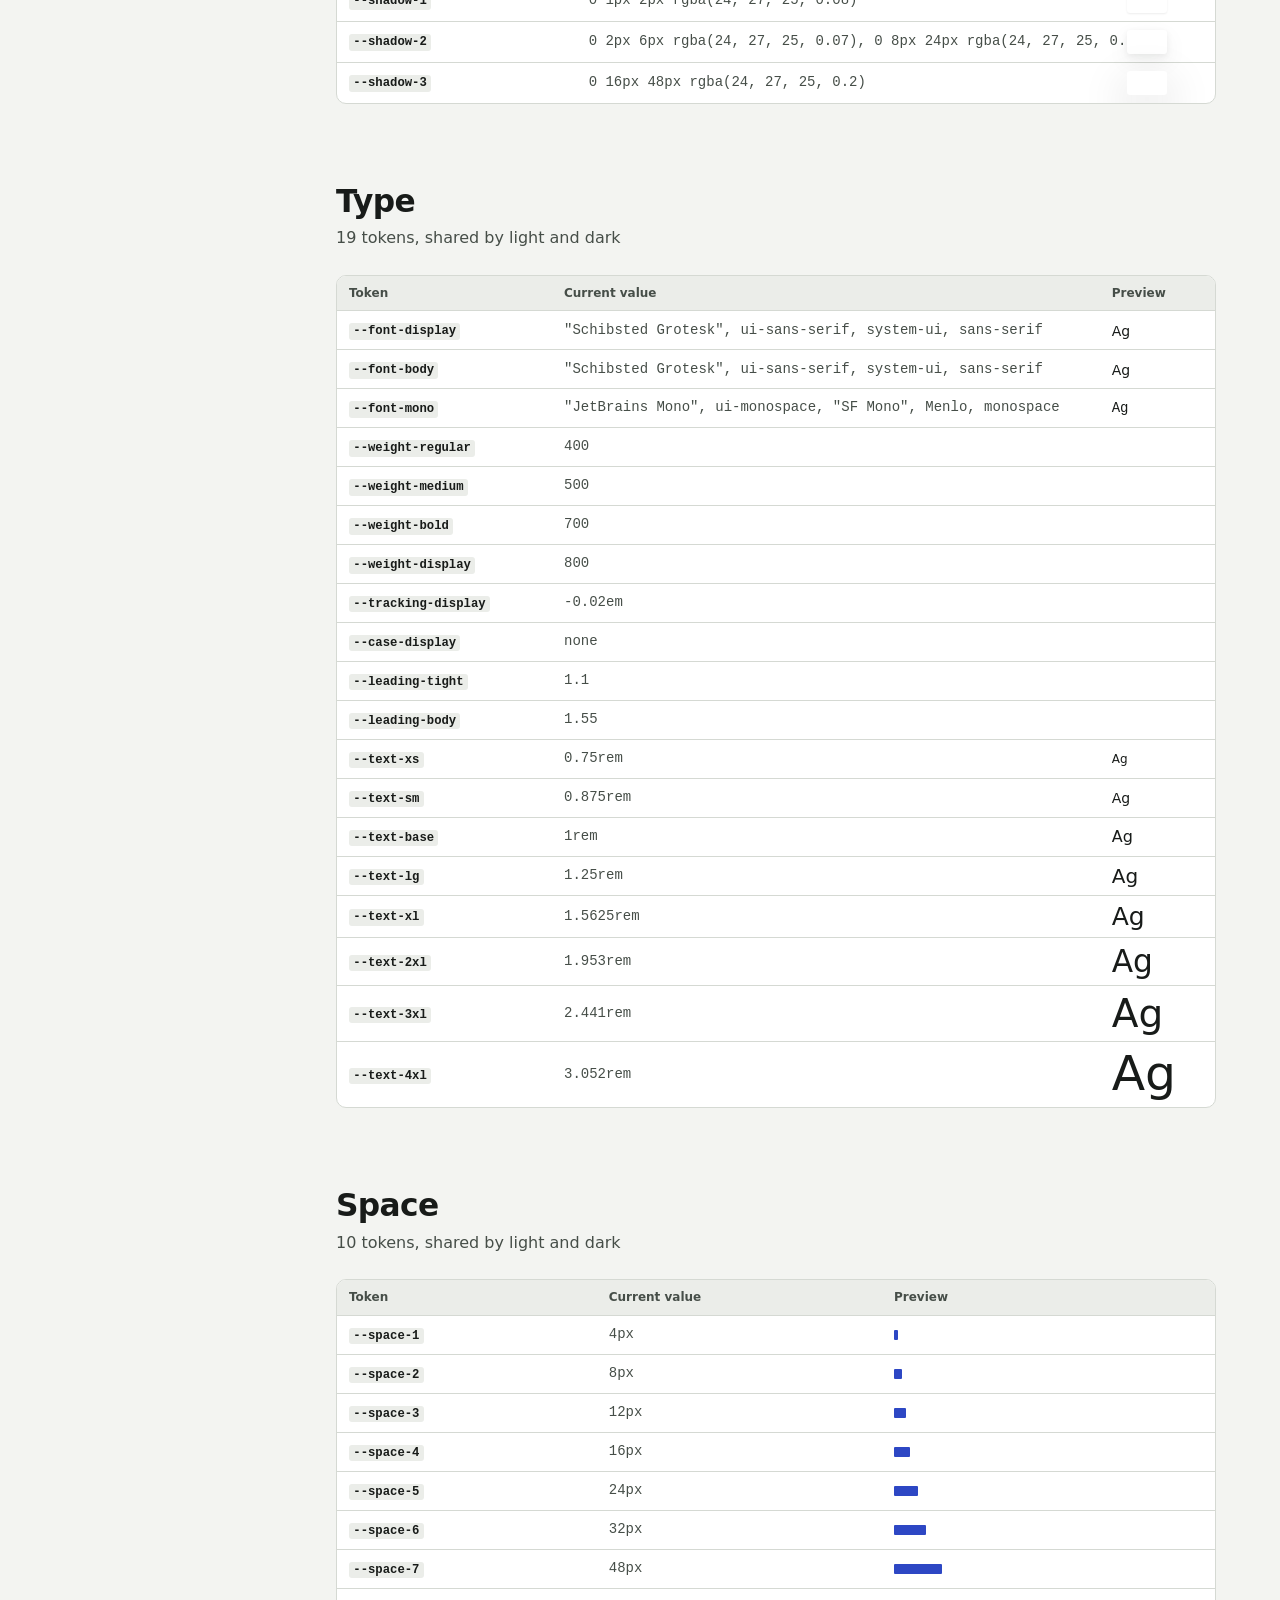
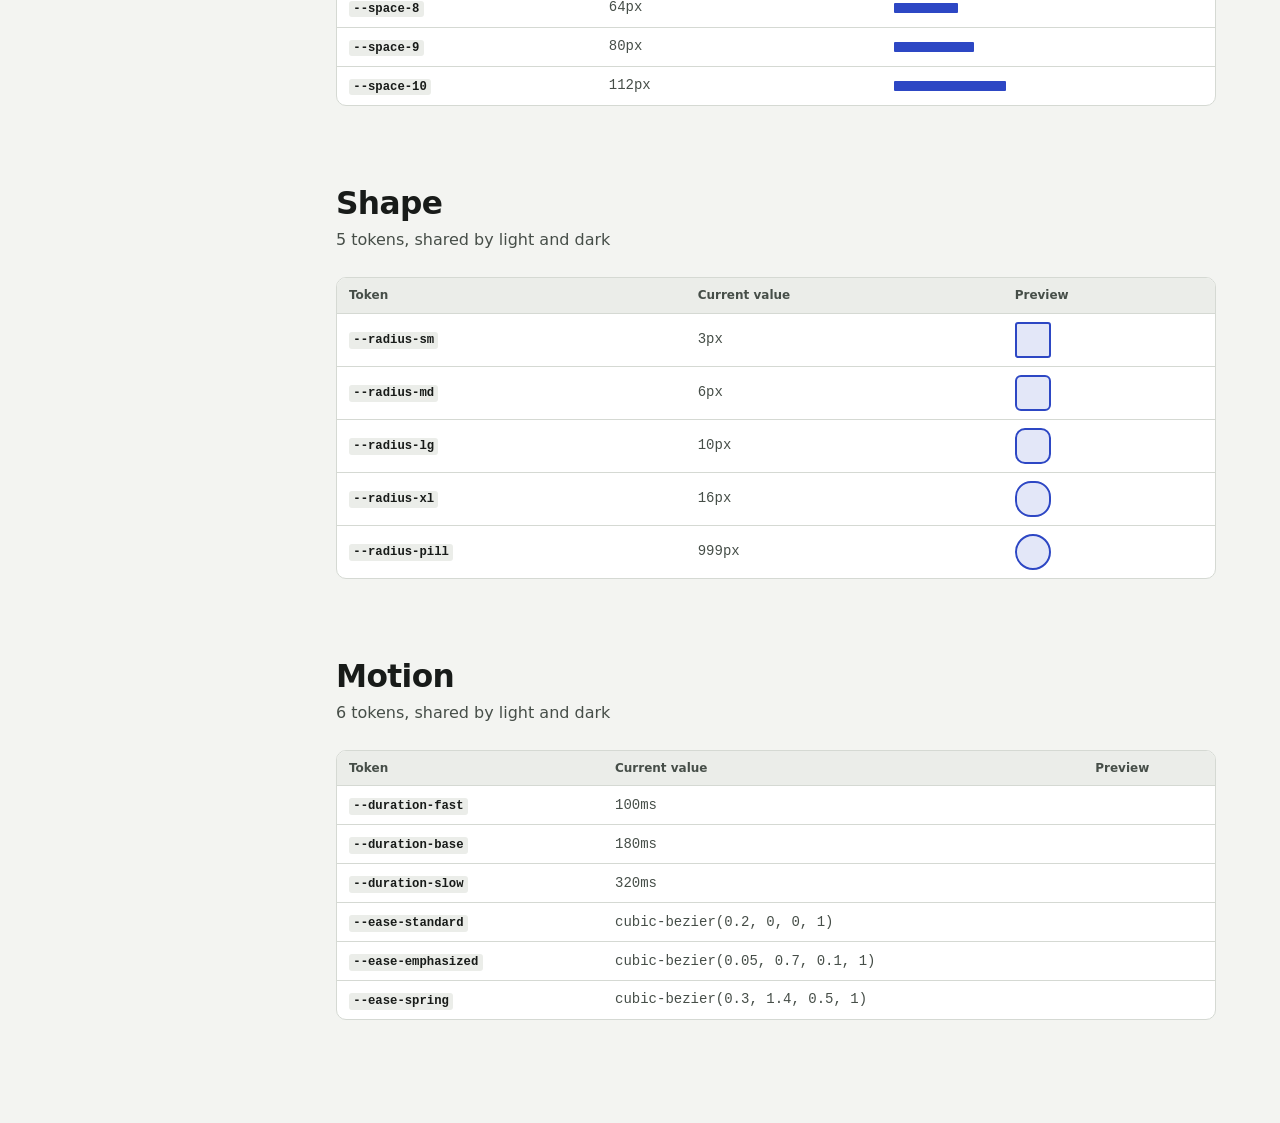
<file: tokens.html>
<!DOCTYPE html>
<html lang="en">
<head>
<meta charset="utf-8">
<meta http-equiv="Content-Security-Policy" content="default-src 'none'; script-src 'self'; style-src 'self' https://fonts.googleapis.com; font-src https://fonts.gstatic.com; img-src 'self'; base-uri 'none'; form-action 'none'; object-src 'none'; require-trusted-types-for 'script'; trusted-types 'none'">
<meta name="referrer" content="no-referrer">
<meta name="viewport" content="width=device-width, initial-scale=1">
<title>Token reference | Multi-brand design system</title>
<meta name="description" content="Every token in the theme contract with its live value in the current theme.">
<link rel="icon" href="favicon.svg" type="image/svg+xml">
<link rel="preconnect" href="https://fonts.googleapis.com">
<link rel="preconnect" href="https://fonts.gstatic.com" crossorigin>
<script src="js/theme-init.js"></script>
<link rel="stylesheet" href="themes/index.css">
<link rel="stylesheet" href="css/catalogue.css">
<link rel="stylesheet" href="css/components.css">
<link rel="stylesheet" href="css/utilities.css">
</head>
<body>
<nav class="sidebar" aria-label="Catalogue"></nav>
<main class="main" id="main">
<header class="page-head">
  <h1 class="page-title">Token reference</h1>
  <p class="page-lede">The contract has <strong id="token-count">63</strong> tokens. Every theme defines all of them; colour tokens are defined twice, once per mode. The values below are read from the page at runtime, so they change when you switch theme or mode.</p>
</header>

<section class="doc-section" aria-labelledby="derived">
  <h2 id="derived">Derived tokens</h2>
  <p class="doc-desc">Soft tints are not part of the contract. <code>css/catalogue.css</code> mixes them from the contract colours, so a theme only has to supply the solid values.</p>
<pre class="code"><code>--color-primary-soft: color-mix(in srgb, var(--color-primary) 13%, transparent);
--color-success-soft: color-mix(in srgb, var(--color-success) 14%, transparent);
/* also: secondary, accent, warning, danger, info */</code></pre>
</section>

<div id="token-table"></div>
</main>
<script src="js/contract.js"></script>
<script src="js/sidebar.js"></script>
<script src="js/demo.js"></script>
</body>
</html>
</file>
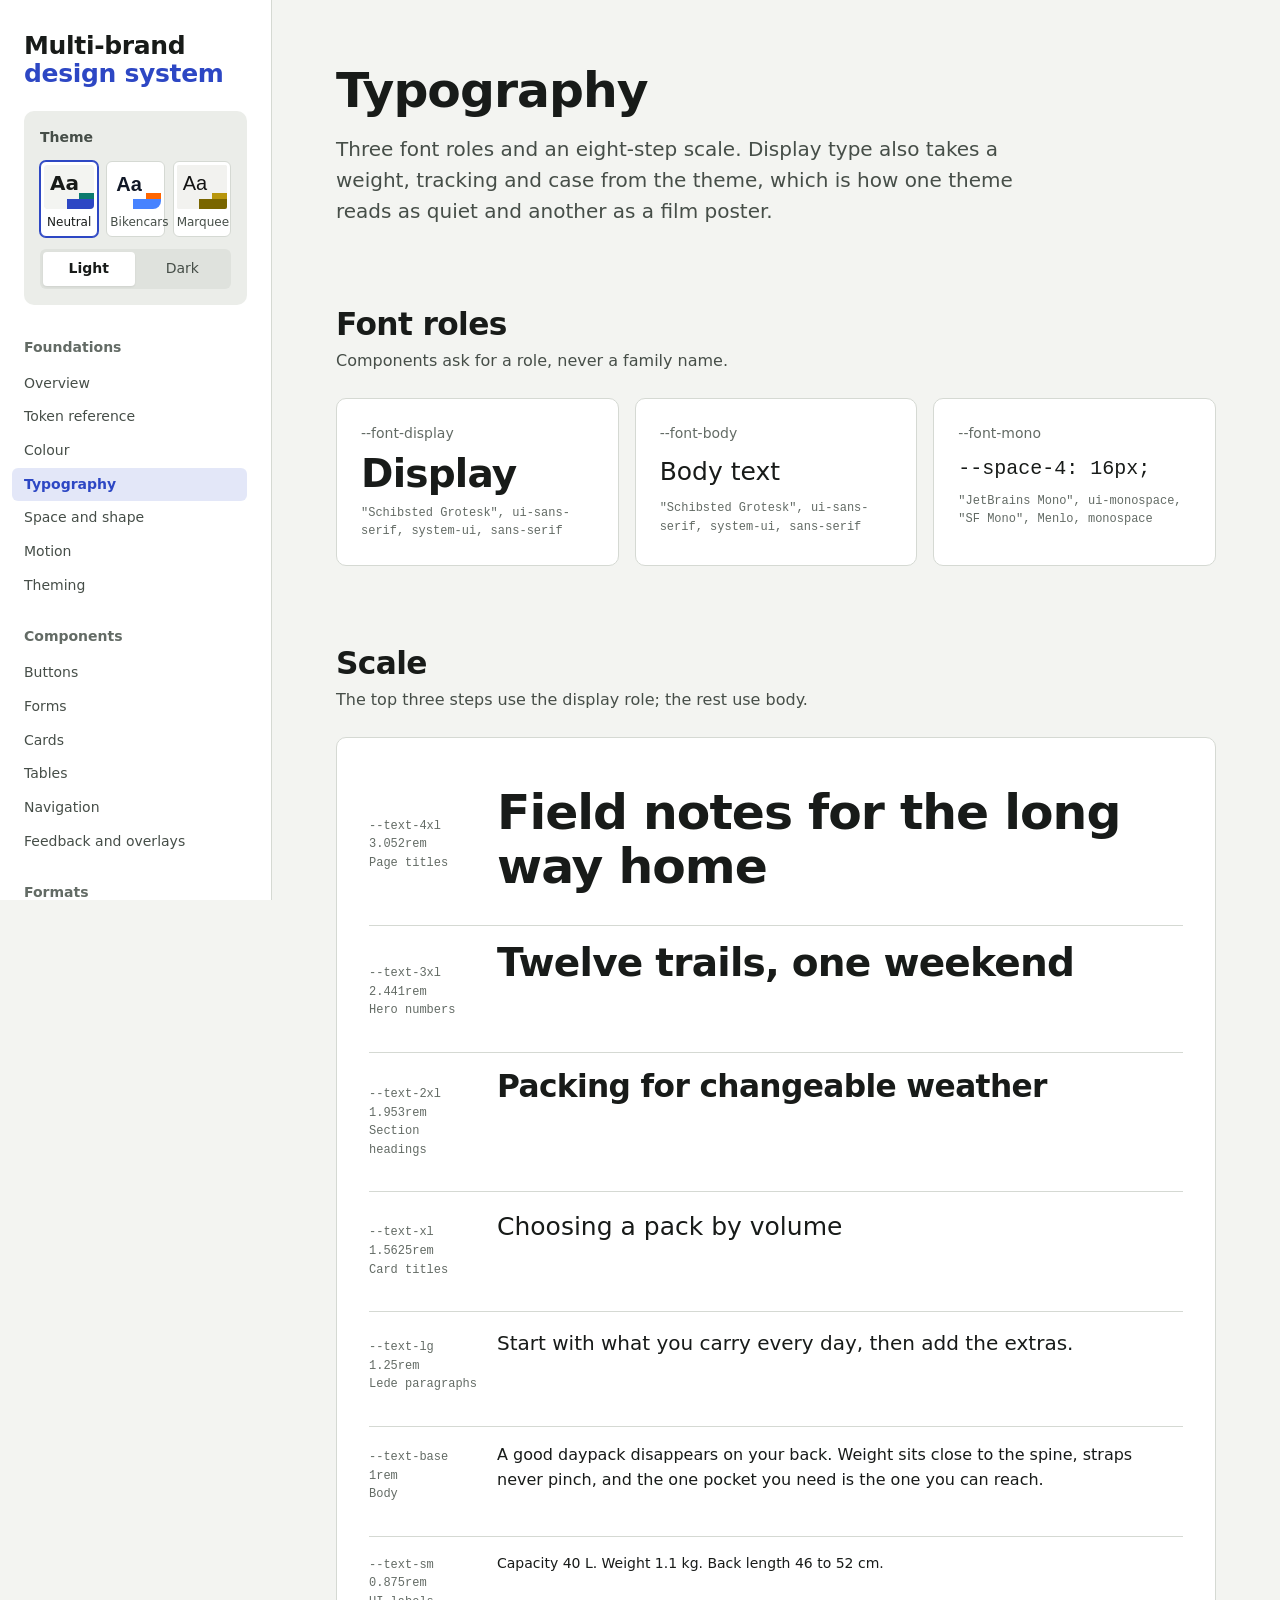
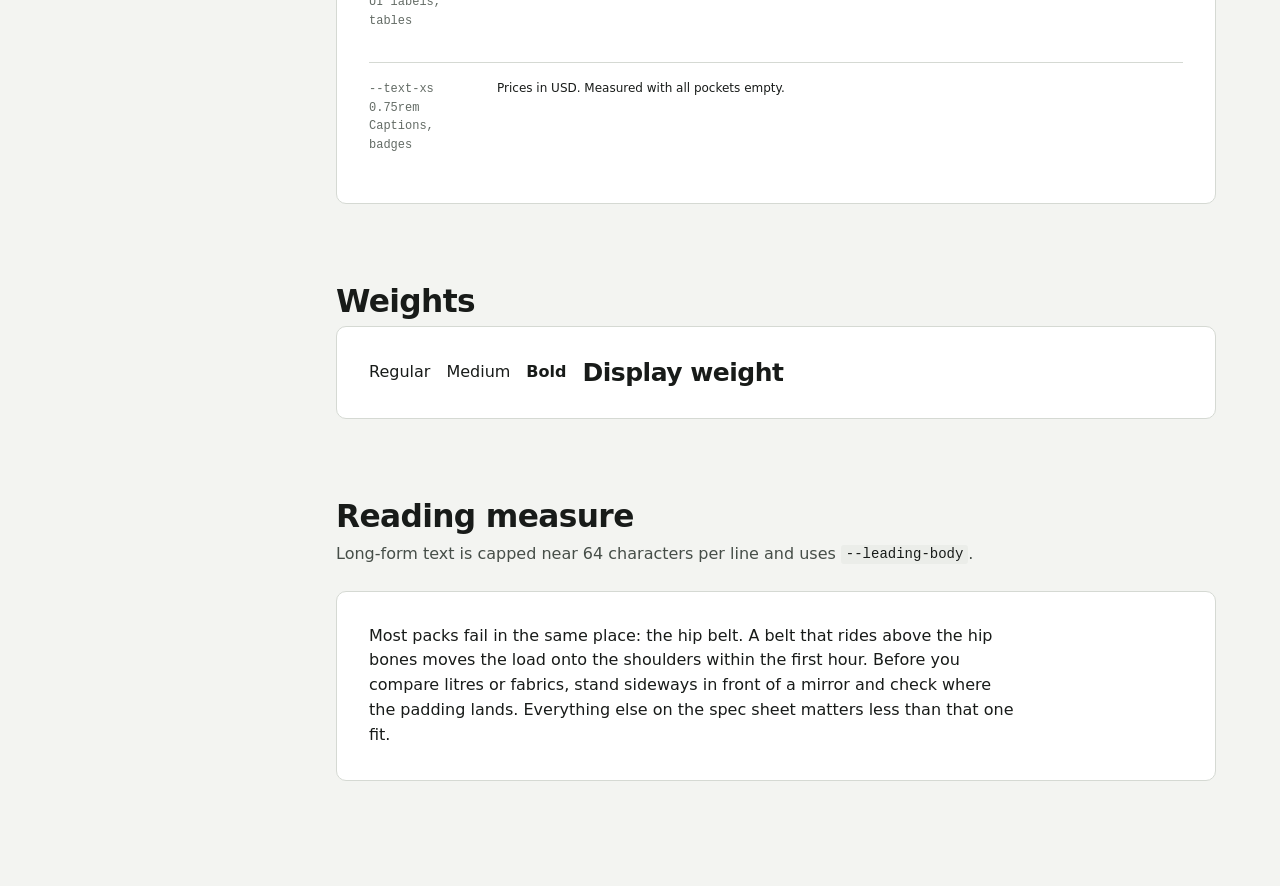
<file: typography.html>
<!DOCTYPE html>
<html lang="en">
<head>
<meta charset="utf-8">
<meta http-equiv="Content-Security-Policy" content="default-src 'none'; script-src 'self'; style-src 'self' https://fonts.googleapis.com; font-src https://fonts.gstatic.com; img-src 'self'; base-uri 'none'; form-action 'none'; object-src 'none'; require-trusted-types-for 'script'; trusted-types 'none'">
<meta name="referrer" content="no-referrer">
<meta name="viewport" content="width=device-width, initial-scale=1">
<title>Typography | Multi-brand design system</title>
<meta name="description" content="Font roles and the eight-step type scale.">
<link rel="icon" href="favicon.svg" type="image/svg+xml">
<link rel="preconnect" href="https://fonts.googleapis.com">
<link rel="preconnect" href="https://fonts.gstatic.com" crossorigin>
<script src="js/theme-init.js"></script>
<link rel="stylesheet" href="themes/index.css">
<link rel="stylesheet" href="css/catalogue.css">
<link rel="stylesheet" href="css/components.css">
<link rel="stylesheet" href="css/utilities.css">
</head>
<body>
<nav class="sidebar" aria-label="Catalogue"></nav>
<main class="main" id="main">
<header class="page-head">
  <h1 class="page-title">Typography</h1>
  <p class="page-lede">Three font roles and an eight-step scale. Display type also takes a weight, tracking and case from the theme, which is how one theme reads as quiet and another as a film poster.</p>
</header>

<section class="doc-section" aria-labelledby="roles">
  <h2 id="roles">Font roles</h2>
  <p class="doc-desc">Components ask for a role, never a family name.</p>
  <div class="grid grid--3">
    <div class="card"><div class="card__body"><span class="meta">--font-display</span><p class="specimen-display fs-3xl">Display</p><span class="swatch__value" data-token-value="--font-display"></span></div></div>
    <div class="card"><div class="card__body"><span class="meta">--font-body</span><p class="fs-xl fw-medium">Body text</p><span class="swatch__value" data-token-value="--font-body"></span></div></div>
    <div class="card"><div class="card__body"><span class="meta">--font-mono</span><p class="ff-mono fs-lg">--space-4: 16px;</p><span class="swatch__value" data-token-value="--font-mono"></span></div></div>
  </div>
</section>

<section class="doc-section" aria-labelledby="scale">
  <h2 id="scale">Scale</h2>
  <p class="doc-desc">The top three steps use the display role; the rest use body.</p>
  <div class="demo demo--stack">
    <div class="type-row"><div class="type-row__meta">--text-4xl<br><span data-token-value="--text-4xl"></span><br>Page titles</div><p class="type-row__sample specimen-display fs-4xl">Field notes for the long way home</p></div>
    <div class="type-row"><div class="type-row__meta">--text-3xl<br><span data-token-value="--text-3xl"></span><br>Hero numbers</div><p class="type-row__sample specimen-display fs-3xl">Twelve trails, one weekend</p></div>
    <div class="type-row"><div class="type-row__meta">--text-2xl<br><span data-token-value="--text-2xl"></span><br>Section headings</div><p class="type-row__sample specimen-display fs-2xl">Packing for changeable weather</p></div>
    <div class="type-row"><div class="type-row__meta">--text-xl<br><span data-token-value="--text-xl"></span><br>Card titles</div><p class="type-row__sample fs-xl">Choosing a pack by volume</p></div>
    <div class="type-row"><div class="type-row__meta">--text-lg<br><span data-token-value="--text-lg"></span><br>Lede paragraphs</div><p class="type-row__sample fs-lg">Start with what you carry every day, then add the extras.</p></div>
    <div class="type-row"><div class="type-row__meta">--text-base<br><span data-token-value="--text-base"></span><br>Body</div><p class="type-row__sample fs-base">A good daypack disappears on your back. Weight sits close to the spine, straps never pinch, and the one pocket you need is the one you can reach.</p></div>
    <div class="type-row"><div class="type-row__meta">--text-sm<br><span data-token-value="--text-sm"></span><br>UI labels, tables</div><p class="type-row__sample fs-sm">Capacity 40 L. Weight 1.1 kg. Back length 46 to 52 cm.</p></div>
    <div class="type-row"><div class="type-row__meta">--text-xs<br><span data-token-value="--text-xs"></span><br>Captions, badges</div><p class="type-row__sample fs-xs">Prices in USD. Measured with all pockets empty.</p></div>
  </div>
</section>

<section class="doc-section" aria-labelledby="weights">
  <h2 id="weights">Weights</h2>
  <div class="demo">
    <span class="fw-regular">Regular</span>
    <span class="fw-medium">Medium</span>
    <span class="fw-bold">Bold</span>
    <span class="specimen-display fs-xl">Display weight</span>
  </div>
</section>

<section class="doc-section" aria-labelledby="measure">
  <h2 id="measure">Reading measure</h2>
  <p class="doc-desc">Long-form text is capped near 64 characters per line and uses <code>--leading-body</code>.</p>
  <div class="demo">
    <p class="measure">Most packs fail in the same place: the hip belt. A belt that rides above the hip bones moves the load onto the shoulders within the first hour. Before you compare litres or fabrics, stand sideways in front of a mirror and check where the padding lands. Everything else on the spec sheet matters less than that one fit.</p>
  </div>
</section>
</main>
<script src="js/contract.js"></script>
<script src="js/sidebar.js"></script>
<script src="js/demo.js"></script>
</body>
</html>
</file>
<file: themes/index.css>
/*
 * Theme stylesheets. Every page links only this file.
 *
 * To add a theme: create themes/<id>.css that defines the full token contract,
 * add one @import line below, and add { id, label } to THEMES in
 * js/theme-init.js (the runtime registry and allowlist). sync-tokens.py fails
 * if the two lists disagree.
 */
@import url("neutral.css");
@import url("bikencars.css");
@import url("marquee.css");
</file>
<file: css/catalogue.css>
/*
 * Catalogue chrome: reset, page layout, sidebar, theme switcher, doc helpers.
 * References semantic tokens only; no colour literals live outside themes/.
 */

/* Derived tokens: computed from the contract, per theme scope. */
:root,
[data-theme] {
  --color-primary-soft: color-mix(in srgb, var(--color-primary) 13%, transparent);
  --color-accent-soft: color-mix(in srgb, var(--color-accent) 14%, transparent);
  --color-success-soft: color-mix(in srgb, var(--color-success) 14%, transparent);
  --color-warning-soft: color-mix(in srgb, var(--color-warning) 16%, transparent);
  --color-danger-soft: color-mix(in srgb, var(--color-danger) 13%, transparent);
  --color-info-soft: color-mix(in srgb, var(--color-info) 13%, transparent);
  --sidebar-width: 272px;
}

:root { color-scheme: light; }
[data-mode="dark"] { color-scheme: dark; }

*, *::before, *::after { box-sizing: border-box; }

html { -webkit-text-size-adjust: 100%; text-size-adjust: 100%; }

body {
  margin: 0;
  min-height: 100vh;
  background: var(--surface-0);
  color: var(--text-1);
  font-family: var(--font-body);
  font-size: var(--text-base);
  line-height: var(--leading-body);
  transition: background-color var(--duration-base) var(--ease-standard), color var(--duration-base) var(--ease-standard);
}

.theme-scope {
  background: var(--surface-0);
  color: var(--text-1);
  font-family: var(--font-body);
  font-size: var(--text-base);
  line-height: var(--leading-body);
}

h1, h2, h3, h4 {
  margin: 0;
  font-family: var(--font-display);
  font-weight: var(--weight-display);
  letter-spacing: var(--tracking-display);
  text-transform: var(--case-display);
  line-height: var(--leading-tight);
  color: var(--text-1);
}
h3, h4 { font-family: var(--font-body); font-weight: var(--weight-bold); letter-spacing: 0; text-transform: none; }

p { margin: 0; }
a { color: var(--color-primary); text-underline-offset: 0.2em; }
a:hover { color: var(--color-primary-hover); }

:focus-visible {
  outline: 2px solid var(--focus-ring);
  outline-offset: 2px;
}

code, pre, kbd { font-family: var(--font-mono); }
code {
  font-size: 0.875em;
  padding: 0.1em 0.35em;
  border-radius: var(--radius-sm);
  background: var(--surface-2);
  color: var(--text-1);
}

/* ── Layout ─────────────────────────────────────────── */
.main {
  margin-left: var(--sidebar-width);
  padding: var(--space-8) var(--space-8) var(--space-10);
  max-width: calc(var(--sidebar-width) + 1120px);
}

/* ── Sidebar ────────────────────────────────────────── */
.sidebar {
  position: fixed; inset: 0 auto 0 0;
  width: var(--sidebar-width);
  overflow-y: auto;
  background: var(--surface-1);
  border-right: 1px solid var(--border);
  padding: var(--space-6) var(--space-5) var(--space-7);
  z-index: 50;
  transition: transform var(--duration-slow) var(--ease-emphasized), background-color var(--duration-base) var(--ease-standard);
}

.wordmark {
  display: block;
  text-decoration: none;
  color: var(--text-1);
  font-family: var(--font-display);
  font-weight: var(--weight-display);
  letter-spacing: var(--tracking-display);
  text-transform: var(--case-display);
  line-height: var(--leading-tight);
}
.wordmark:hover { color: var(--text-1); }
.wordmark__top { display: block; font-size: var(--text-xl); }
.wordmark__bottom { display: block; font-size: var(--text-xl); color: var(--color-primary); }

.switcher {
  margin: var(--space-5) 0 var(--space-6);
  padding: var(--space-4);
  border-radius: var(--radius-lg);
  background: var(--surface-2);
}
.switcher__label {
  font-size: var(--text-sm);
  font-weight: var(--weight-bold);
  color: var(--text-2);
  margin-bottom: var(--space-3);
}
.switcher__themes {
  display: grid;
  grid-template-columns: repeat(auto-fill, minmax(56px, 1fr));
  gap: var(--space-2);
  margin-bottom: var(--space-3);
}

.chip {
  appearance: none;
  display: flex; flex-direction: column; align-items: stretch; gap: var(--space-1);
  padding: 3px;
  border: 1px solid var(--border);
  border-radius: var(--radius-md);
  background: var(--surface-1);
  color: var(--text-2);
  font: inherit;
  cursor: pointer;
  transition: border-color var(--duration-fast) var(--ease-standard), box-shadow var(--duration-fast) var(--ease-standard);
}
.chip:hover { border-color: var(--border-strong); }
.chip[aria-checked="true"] {
  border-color: var(--color-primary);
  box-shadow: 0 0 0 1px var(--color-primary);
  color: var(--text-1);
}
.chip__label { font-size: var(--text-xs); font-weight: var(--weight-medium); text-align: center; padding-bottom: 2px; }

/* The swatch lives in its own theme scope, so these tokens are the chip's theme. */
.chip__swatch {
  position: relative;
  display: grid; grid-template-columns: 1fr;
  height: 44px;
  overflow: hidden;
  border-radius: calc(var(--radius-md) - 2px);
  background: var(--surface-0);
}
.chip__band { display: block; }
.chip__band--surface { position: absolute; inset: 0 0 auto 0; height: 100%; background: var(--surface-0); }
.chip__band--primary { position: absolute; right: 0; bottom: 0; width: 55%; height: 10px; background: var(--color-primary); }
.chip__band--accent { position: absolute; right: 0; bottom: 10px; width: 30%; height: 6px; background: var(--color-accent); }
.chip__glyph {
  position: absolute; left: 6px; top: 3px;
  font-family: var(--font-display);
  font-weight: var(--weight-display);
  font-size: 20px;
  letter-spacing: 0;
  text-transform: none;
  color: var(--text-1);
}

.navgroup + .navgroup { margin-top: var(--space-5); }
.navgroup__title {
  font-size: var(--text-sm);
  font-weight: var(--weight-bold);
  color: var(--text-3);
  margin-bottom: var(--space-2);
}
.navlist { list-style: none; margin: 0; padding: 0; }
.navlist__link {
  display: block;
  padding: 6px var(--space-3);
  margin-left: calc(var(--space-3) * -1);
  border-radius: var(--radius-md);
  color: var(--text-2);
  text-decoration: none;
  font-size: var(--text-sm);
  transition: background-color var(--duration-fast) var(--ease-standard), color var(--duration-fast) var(--ease-standard);
}
.navlist__link:hover { background: var(--surface-2); color: var(--text-1); }
.navlist__link[aria-current="page"] {
  background: var(--color-primary-soft);
  color: var(--color-primary);
  font-weight: var(--weight-bold);
}

.menu-btn {
  display: none;
  position: fixed; top: var(--space-3); left: var(--space-3); z-index: 60;
  width: 44px; height: 44px;
  flex-direction: column; justify-content: center; align-items: center; gap: 5px;
  border: 1px solid var(--border);
  border-radius: var(--radius-md);
  background: var(--surface-1);
  box-shadow: var(--shadow-1);
  cursor: pointer;
}
.menu-btn__bar { display: block; width: 18px; height: 2px; border-radius: 1px; background: var(--text-1); }

@media (max-width: 900px) {
  .sidebar { transform: translateX(-100%); visibility: hidden; padding-top: calc(44px + var(--space-5)); }
  .sidebar.is-open { transform: none; visibility: visible; box-shadow: var(--shadow-3); }
  .menu-btn { display: flex; }
  .main { margin-left: 0; padding: calc(44px + var(--space-6)) 16px var(--space-9); }
}

/* ── Page structure ─────────────────────────────────── */
.page-head { margin-bottom: var(--space-8); max-width: 68ch; }
.page-title { font-size: var(--text-4xl); margin-bottom: var(--space-4); }
.page-lede { font-size: var(--text-lg); color: var(--text-2); max-width: 62ch; }

.doc-section { margin-top: var(--space-9); }
.doc-section > h2 { font-size: var(--text-2xl); margin-bottom: var(--space-2); }
.doc-section > h3 { font-size: var(--text-lg); margin: var(--space-6) 0 var(--space-3); }
.doc-desc { color: var(--text-2); max-width: 68ch; margin-bottom: var(--space-5); }

.demo {
  display: flex; flex-wrap: wrap; align-items: center; gap: var(--space-4);
  padding: var(--space-6);
  background: var(--surface-1);
  border: 1px solid var(--border);
  border-radius: var(--radius-lg);
}
.demo--stack { flex-direction: column; align-items: stretch; }
.demo + .demo, .demo + .code, .code + .demo { margin-top: var(--space-4); }

.code {
  margin: 0;
  padding: var(--space-4) var(--space-5);
  overflow-x: auto;
  background: var(--surface-2);
  border-radius: var(--radius-md);
  font-size: var(--text-sm);
  line-height: 1.6;
  color: var(--text-1);
}
.code code { padding: 0; background: none; font-size: inherit; }

.grid { display: grid; gap: var(--space-4); }
.grid--2 { grid-template-columns: repeat(auto-fit, minmax(min(100%, 320px), 1fr)); }
.grid--3 { grid-template-columns: repeat(auto-fit, minmax(min(100%, 240px), 1fr)); }
.grid--4 { grid-template-columns: repeat(auto-fit, minmax(min(100%, 180px), 1fr)); }

.meta { font-size: var(--text-sm); color: var(--text-3); }
.mono { font-family: var(--font-mono); font-size: var(--text-sm); }

@media (prefers-reduced-motion: reduce) {
  *, *::before, *::after {
    animation-duration: 1ms !important;
    animation-iteration-count: 1 !important;
    transition-duration: 1ms !important;
  }
}

/* ── Doc widgets: token table, swatches, specimens, motion, theming ── */
.token-table td, .token-table th { vertical-align: middle; }
.token-value { color: var(--text-2); white-space: normal; max-width: 420px; word-break: break-word; }
.token-value.is-missing { color: var(--color-danger); font-weight: var(--weight-bold); }
.token-preview { display: inline-block; width: 40px; height: 24px; border-radius: var(--radius-sm); border: 1px solid var(--border); vertical-align: middle; }
.token-preview--shadow { background: var(--surface-1); border-color: transparent; }
.token-preview--bar { height: 10px; min-width: 1px; background: var(--color-primary); border: 0; border-radius: 1px; }
.token-preview--radius { width: 36px; height: 36px; background: var(--color-primary-soft); border: 2px solid var(--color-primary); }
.token-preview--type { width: auto; height: auto; border: 0; line-height: 1; color: var(--text-1); }
.token-preview--none { display: none; }

.swatches { display: grid; gap: var(--space-3); grid-template-columns: repeat(auto-fill, minmax(min(100%, 168px), 1fr)); }
.swatch { border: 1px solid var(--border); border-radius: var(--radius-md); overflow: hidden; background: var(--surface-1); }
.swatch__chip { height: 72px; border-bottom: 1px solid var(--border); }
.swatch__info { padding: var(--space-2) var(--space-3); display: grid; gap: 2px; }
.swatch__name { font-family: var(--font-mono); font-size: var(--text-xs); color: var(--text-1); }
.swatch__value { font-family: var(--font-mono); font-size: var(--text-xs); color: var(--text-3); }

.ramp { display: flex; border-radius: var(--radius-lg); overflow: hidden; border: 1px solid var(--border); }
.ramp > div { flex: 1; min-height: 88px; padding: var(--space-3); display: flex; align-items: flex-end; font-family: var(--font-mono); font-size: var(--text-xs); color: var(--text-2); }

.pairs { display: grid; gap: var(--space-3); grid-template-columns: repeat(auto-fill, minmax(min(100%, 250px), 1fr)); }
.pair { display: flex; align-items: center; justify-content: space-between; gap: var(--space-3); padding: var(--space-4); border-radius: var(--radius-md); border: 1px solid var(--border); }
.pair__sample { font-weight: var(--weight-bold); }

.type-row { display: grid; grid-template-columns: 112px 1fr; gap: var(--space-4); align-items: baseline; padding: var(--space-4) 0; border-top: 1px solid var(--border); }
.type-row:first-child { border-top: 0; }
.type-row__meta { font-family: var(--font-mono); font-size: var(--text-xs); color: var(--text-3); }
.type-row__sample { min-width: 0; overflow-wrap: anywhere; }
.specimen-display { font-family: var(--font-display); font-weight: var(--weight-display); letter-spacing: var(--tracking-display); text-transform: var(--case-display); line-height: var(--leading-tight); }
.measure { max-width: 64ch; }

.space-row { display: grid; grid-template-columns: 96px 56px minmax(0, 1fr); gap: var(--space-3); align-items: center; padding: 6px 0; }
.space-row__bar { max-width: 100%; height: 14px; background: var(--color-primary); border-radius: 1px; }
.radius-box { width: 96px; height: 96px; background: var(--color-primary-soft); border: 2px solid var(--color-primary); }
.elev-box { height: 112px; border-radius: var(--radius-lg); background: var(--surface-1); display: grid; place-items: center; color: var(--text-2); font-size: var(--text-sm); }

.motion-track { position: relative; height: 40px; border-radius: var(--radius-pill); background: var(--surface-2); }
.motion-dot {
  position: absolute; top: 6px; left: 6px; width: 28px; height: 28px; border-radius: 50%;
  background: var(--color-primary);
  transition-property: left;
}
.is-played .motion-dot { left: calc(100% - 34px); }
.motion-row { display: grid; grid-template-columns: 180px 1fr; gap: var(--space-4); align-items: center; }
.motion-row + .motion-row { margin-top: var(--space-3); }

.matrix { display: grid; gap: var(--space-4); grid-template-columns: repeat(auto-fit, minmax(min(100%, 300px), 1fr)); }
.matrix__cell { border-radius: var(--radius-lg); border: 1px solid var(--border); padding: var(--space-5); display: grid; gap: var(--space-4); align-content: start; }
.matrix__label { font-size: var(--text-xs); font-weight: var(--weight-bold); color: var(--text-3); }

/* Overview hero */
.hero { display: grid; gap: var(--space-8); grid-template-columns: minmax(0, 1.05fr) minmax(0, 1fr); align-items: center; margin-bottom: var(--space-9); }
.hero__title { font-size: clamp(2.4rem, 5.4vw, calc(var(--text-4xl) * 1.35)); margin-bottom: var(--space-5); }
.hero__lede { font-size: var(--text-lg); color: var(--text-2); max-width: 46ch; margin-bottom: var(--space-6); }
.hero__actions { display: flex; flex-wrap: wrap; gap: var(--space-3); }
.specimen { display: grid; gap: var(--space-4); padding: var(--space-5); border-radius: var(--radius-xl); background: var(--surface-2); }
.specimen__row { display: flex; gap: var(--space-3); flex-wrap: wrap; align-items: center; }
@media (max-width: 1100px) { .hero { grid-template-columns: 1fr; } }

.flow { display: grid; gap: var(--space-3); grid-template-columns: repeat(auto-fit, minmax(min(100%, 170px), 1fr)); list-style: none; padding: 0; margin: 0; counter-reset: flow; }
.flow li { counter-increment: flow; padding: var(--space-4); border-radius: var(--radius-md); background: var(--surface-1); border: 1px solid var(--border); display: grid; gap: var(--space-1); }
.flow li::before { content: counter(flow); font-family: var(--font-display); font-weight: var(--weight-display); font-size: var(--text-xl); color: var(--color-primary); line-height: 1; }
.flow b { font-size: var(--text-sm); }
.flow span { font-size: var(--text-xs); color: var(--text-2); }

.directory { display: grid; gap: var(--space-3); grid-template-columns: repeat(auto-fill, minmax(min(100%, 240px), 1fr)); }
.directory a { display: grid; gap: 2px; padding: var(--space-4); border-radius: var(--radius-md); border: 1px solid var(--border); background: var(--surface-1); text-decoration: none; color: var(--text-1); transition: border-color var(--duration-fast) var(--ease-standard); }
.directory a:hover { border-color: var(--color-primary); color: var(--text-1); }
.directory b { font-size: var(--text-base); }
.directory span { font-size: var(--text-sm); color: var(--text-2); }
</file>
<file: css/components.css>
/*
 * Components. Every value is a semantic token (or a derived *-soft token from
 * catalogue.css), so each component re-skins with the active theme.
 */

/* ── Buttons ────────────────────────────────────────── */
.btn {
  --btn-bg: var(--surface-1);
  --btn-fg: var(--text-1);
  --btn-border: var(--border-strong);
  appearance: none;
  display: inline-flex; align-items: center; justify-content: center; gap: var(--space-2);
  min-height: 40px;
  padding: 0 var(--space-4);
  border: 1px solid var(--btn-border);
  border-radius: var(--radius-md);
  background: var(--btn-bg);
  color: var(--btn-fg);
  font: inherit;
  font-size: var(--text-sm);
  font-weight: var(--weight-bold);
  line-height: 1;
  text-decoration: none;
  white-space: nowrap;
  cursor: pointer;
  transition:
    background-color var(--duration-fast) var(--ease-standard),
    border-color var(--duration-fast) var(--ease-standard),
    transform var(--duration-base) var(--ease-spring),
    box-shadow var(--duration-base) var(--ease-standard);
}
.btn:hover { --btn-bg: var(--surface-2); color: var(--btn-fg); }
.btn:active { transform: translateY(1px) scale(0.98); }
.btn:disabled, .btn[aria-disabled="true"] { opacity: 0.45; cursor: not-allowed; transform: none; }

.btn--primary { --btn-bg: var(--color-primary); --btn-fg: var(--text-on-primary); --btn-border: var(--color-primary); box-shadow: var(--shadow-1); }
.btn--primary:hover { --btn-bg: var(--color-primary-hover); --btn-border: var(--color-primary-hover); }
.btn--secondary { --btn-bg: var(--surface-1); --btn-fg: var(--text-1); --btn-border: var(--border-strong); }
.btn--soft { --btn-bg: var(--color-primary-soft); --btn-fg: var(--color-primary); --btn-border: transparent; }
.btn--soft:hover { --btn-bg: color-mix(in srgb, var(--color-primary) 20%, transparent); }
.btn--ghost { --btn-bg: transparent; --btn-fg: var(--text-2); --btn-border: transparent; }
.btn--ghost:hover { --btn-bg: var(--surface-2); --btn-fg: var(--text-1); }
.btn--danger { --btn-bg: var(--color-danger); --btn-fg: var(--surface-1); --btn-border: var(--color-danger); }
.btn--danger:hover { --btn-bg: color-mix(in srgb, var(--color-danger) 85%, var(--text-1)); }

.btn--sm { min-height: 32px; padding: 0 var(--space-3); font-size: var(--text-xs); border-radius: var(--radius-sm); }
.btn--lg { min-height: 48px; padding: 0 var(--space-5); font-size: var(--text-base); }
.btn--icon { width: 40px; padding: 0; }
.btn--pill { border-radius: var(--radius-pill); }
.btn--block { width: 100%; }
.btn svg { width: 16px; height: 16px; flex: none; }

.btn[aria-busy="true"] { color: transparent; position: relative; pointer-events: none; }
.btn[aria-busy="true"]::after {
  content: ""; position: absolute; width: 16px; height: 16px;
  border: 2px solid var(--btn-fg); border-right-color: transparent; border-radius: 50%;
  animation: spin 700ms linear infinite;
}
@keyframes spin { to { transform: rotate(360deg); } }

.btn-group { display: inline-flex; }
.btn-group .btn { border-radius: 0; }
.btn-group .btn + .btn { margin-left: -1px; }
.btn-group .btn:first-child { border-radius: var(--radius-md) 0 0 var(--radius-md); }
.btn-group .btn:last-child { border-radius: 0 var(--radius-md) var(--radius-md) 0; }

/* ── Badges ─────────────────────────────────────────── */
.badge {
  --badge-fg: var(--text-2);
  --badge-bg: var(--surface-2);
  display: inline-flex; align-items: center; gap: 6px;
  padding: 2px var(--space-2);
  border-radius: var(--radius-pill);
  background: var(--badge-bg);
  color: var(--badge-fg);
  font-size: var(--text-xs);
  font-weight: var(--weight-bold);
  line-height: 1.6;
  white-space: nowrap;
}
.badge--primary { --badge-fg: var(--color-primary); --badge-bg: var(--color-primary-soft); }
.badge--accent { --badge-fg: var(--color-accent); --badge-bg: var(--color-accent-soft); }
.badge--success { --badge-fg: var(--color-success); --badge-bg: var(--color-success-soft); }
.badge--warning { --badge-fg: var(--color-warning); --badge-bg: var(--color-warning-soft); }
.badge--danger { --badge-fg: var(--color-danger); --badge-bg: var(--color-danger-soft); }
.badge--info { --badge-fg: var(--color-info); --badge-bg: var(--color-info-soft); }
.badge--solid { --badge-fg: var(--text-on-primary); --badge-bg: var(--color-primary); }
.badge__dot { width: 6px; height: 6px; border-radius: 50%; background: currentColor; }

/* ── Alerts ─────────────────────────────────────────── */
.alert {
  --alert-tone: var(--color-info);
  --alert-soft: var(--color-info-soft);
  display: grid; grid-template-columns: auto 1fr; gap: var(--space-1) var(--space-3);
  padding: var(--space-4);
  border-radius: var(--radius-md);
  border-left: 3px solid var(--alert-tone);
  background: var(--alert-soft);
  color: var(--text-1);
}
.alert__icon { grid-row: span 2; width: 20px; height: 20px; color: var(--alert-tone); }
.alert__title { font-weight: var(--weight-bold); }
.alert__body { color: var(--text-2); font-size: var(--text-sm); }
.alert--success { --alert-tone: var(--color-success); --alert-soft: var(--color-success-soft); }
.alert--warning { --alert-tone: var(--color-warning); --alert-soft: var(--color-warning-soft); }
.alert--danger { --alert-tone: var(--color-danger); --alert-soft: var(--color-danger-soft); }

/* ── Forms ──────────────────────────────────────────── */
.field { display: grid; gap: 6px; min-width: 0; }
.field__label { font-size: var(--text-sm); font-weight: var(--weight-bold); color: var(--text-1); }
.field__hint { font-size: var(--text-xs); color: var(--text-3); }
.field--error .field__hint { color: var(--color-danger); }
.field--success .field__hint { color: var(--color-success); }

.input, .select, .textarea {
  width: 100%;
  min-height: 40px;
  padding: var(--space-2) var(--space-3);
  border: 1px solid var(--border-strong);
  border-radius: var(--radius-md);
  background: var(--surface-1);
  color: var(--text-1);
  font: inherit;
  font-size: var(--text-sm);
  transition: border-color var(--duration-fast) var(--ease-standard), box-shadow var(--duration-fast) var(--ease-standard);
}
.input::placeholder, .textarea::placeholder { color: var(--text-3); }
.input:hover, .select:hover, .textarea:hover { border-color: var(--text-3); }
.input:focus, .select:focus, .textarea:focus {
  outline: none;
  border-color: var(--color-primary);
  box-shadow: 0 0 0 3px var(--color-primary-soft);
}
.input:disabled { background: var(--surface-2); color: var(--text-3); cursor: not-allowed; }
.field--error .input { border-color: var(--color-danger); }
.field--error .input:focus { box-shadow: 0 0 0 3px var(--color-danger-soft); }
.field--success .input { border-color: var(--color-success); }
.textarea { min-height: 96px; resize: vertical; }
.select { appearance: auto; }

.input-group { display: flex; }
.input-group__addon {
  display: inline-flex; align-items: center; padding: 0 var(--space-3);
  border: 1px solid var(--border-strong); border-right: 0;
  border-radius: var(--radius-md) 0 0 var(--radius-md);
  background: var(--surface-2); color: var(--text-2); font-size: var(--text-sm);
}
.input-group .input { border-radius: 0 var(--radius-md) var(--radius-md) 0; }

.check { display: inline-flex; align-items: center; gap: var(--space-2); font-size: var(--text-sm); cursor: pointer; }
.check input { width: 18px; height: 18px; margin: 0; accent-color: var(--color-primary); }

.switch { display: inline-flex; align-items: center; gap: var(--space-3); font-size: var(--text-sm); cursor: pointer; }
.switch input { position: absolute; opacity: 0; width: 1px; height: 1px; }
.switch__track {
  position: relative; width: 40px; height: 24px; flex: none;
  border-radius: var(--radius-pill);
  background: var(--surface-3);
  border: 1px solid var(--border-strong);
  transition: background-color var(--duration-base) var(--ease-standard);
}
.switch__track::after {
  content: ""; position: absolute; top: 2px; left: 2px;
  width: 18px; height: 18px; border-radius: 50%;
  background: var(--surface-1);
  box-shadow: var(--shadow-1);
  transition: transform var(--duration-base) var(--ease-spring);
}
.switch input:checked + .switch__track { background: var(--color-primary); border-color: var(--color-primary); }
.switch input:checked + .switch__track::after { transform: translateX(16px); }
.switch input:focus-visible + .switch__track { outline: 2px solid var(--focus-ring); outline-offset: 2px; }

.form-grid { display: grid; gap: var(--space-4); grid-template-columns: repeat(auto-fit, minmax(min(100%, 220px), 1fr)); }
.form-grid .field--full { grid-column: 1 / -1; }
.form-actions { display: flex; flex-wrap: wrap; gap: var(--space-3); justify-content: flex-end; }

/* ── Cards ──────────────────────────────────────────── */
.card {
  display: flex; flex-direction: column;
  overflow: hidden;
  background: var(--surface-1);
  border: 1px solid var(--border);
  border-radius: var(--radius-lg);
  color: var(--text-1);
}
.card--raised { border-color: transparent; box-shadow: var(--shadow-2); }
.card--interactive { transition: transform var(--duration-base) var(--ease-emphasized), box-shadow var(--duration-base) var(--ease-standard); text-decoration: none; }
.card--interactive:hover { transform: translateY(-2px); box-shadow: var(--shadow-3); color: var(--text-1); }
.card__media {
  aspect-ratio: 16 / 9;
  background:
    radial-gradient(120% 90% at 85% 10%, var(--color-accent-soft), transparent 60%),
    linear-gradient(135deg, var(--color-primary-soft), var(--surface-2));
  display: grid; place-items: center;
  color: var(--color-primary);
}
.card__media svg { width: 48px; height: 48px; opacity: 0.7; }
.card__body { display: grid; gap: var(--space-2); padding: var(--space-5); }
.card__title { font-size: var(--text-lg); font-weight: var(--weight-bold); line-height: var(--leading-tight); }
.card__text { color: var(--text-2); font-size: var(--text-sm); }
.card__footer {
  display: flex; align-items: center; justify-content: space-between; gap: var(--space-3);
  margin-top: auto;
  padding: var(--space-4) var(--space-5);
  border-top: 1px solid var(--border);
}
.price { font-family: var(--font-display); font-weight: var(--weight-display); font-size: var(--text-xl); letter-spacing: var(--tracking-display); }

.stat { display: grid; gap: var(--space-1); padding: var(--space-5); }
.stat__value {
  font-family: var(--font-display);
  font-weight: var(--weight-display);
  letter-spacing: var(--tracking-display);
  font-size: var(--text-3xl);
  line-height: 1;
}
.stat__label { color: var(--text-2); font-size: var(--text-sm); }
.stat__delta { font-size: var(--text-xs); font-weight: var(--weight-bold); }
.stat__delta--up { color: var(--color-success); }
.stat__delta--down { color: var(--color-danger); }

.list { list-style: none; margin: 0; padding: 0; }
.list__item {
  display: flex; align-items: center; justify-content: space-between; gap: var(--space-3);
  padding: var(--space-3) var(--space-5);
  border-top: 1px solid var(--border);
  font-size: var(--text-sm);
}
.list__item:first-child { border-top: 0; }

.avatar {
  display: inline-grid; place-items: center;
  width: 36px; height: 36px; border-radius: 50%;
  background: var(--color-primary-soft); color: var(--color-primary);
  font-weight: var(--weight-bold); font-size: var(--text-xs);
  flex: none;
}

/* ── Tables ─────────────────────────────────────────── */
.table-wrap { overflow-x: auto; border: 1px solid var(--border); border-radius: var(--radius-lg); background: var(--surface-1); }
.table { width: 100%; border-collapse: collapse; font-size: var(--text-sm); }
.table caption { text-align: left; padding: var(--space-4) var(--space-5) 0; color: var(--text-2); }
.table th, .table td { padding: var(--space-3) var(--space-5); text-align: left; border-bottom: 1px solid var(--border); white-space: nowrap; }
.table thead th { font-size: var(--text-xs); font-weight: var(--weight-bold); color: var(--text-2); background: var(--surface-2); }
.table tbody tr:last-child td, .table tbody tr:last-child th { border-bottom: 0; }
.table tbody tr:hover { background: var(--surface-2); }
.table .num { text-align: right; font-variant-numeric: tabular-nums; }
.table--compact th, .table--compact td { padding: var(--space-2) var(--space-3); }
.table--striped tbody tr:nth-child(even) { background: color-mix(in srgb, var(--surface-2) 55%, transparent); }

.th-sort {
  appearance: none; border: 0; background: none; padding: 0; font: inherit; color: inherit; cursor: pointer;
  display: inline-flex; align-items: center; gap: 4px;
}
.th-sort::after { content: "\2195"; opacity: 0.45; }
[aria-sort="ascending"] .th-sort::after { content: "\2191"; opacity: 1; }
[aria-sort="descending"] .th-sort::after { content: "\2193"; opacity: 1; }

/* Comparison / spec table */
.compare th[scope="row"] { color: var(--text-2); font-weight: var(--weight-medium); }
.compare thead th { vertical-align: bottom; background: var(--surface-1); font-size: var(--text-sm); color: var(--text-1); }
.compare__name { display: block; font-family: var(--font-display); font-weight: var(--weight-display); letter-spacing: var(--tracking-display); text-transform: var(--case-display); font-size: var(--text-lg); }
.compare .is-featured { background: var(--color-primary-soft); }
.compare thead .is-featured { box-shadow: inset 0 3px 0 var(--color-primary); }
.compare .is-best { color: var(--color-success); font-weight: var(--weight-bold); }
.compare .is-best::after { content: " \2605"; font-size: 0.8em; }
.compare tbody tr.compare__group th { background: var(--surface-2); font-size: var(--text-xs); color: var(--text-3); font-weight: var(--weight-bold); }

/* ── Navigation ─────────────────────────────────────── */
.tabs { display: flex; gap: var(--space-1); border-bottom: 1px solid var(--border); overflow-x: auto; }
.tab {
  appearance: none; border: 0; background: none; font: inherit; cursor: pointer;
  padding: var(--space-3) var(--space-4);
  color: var(--text-2); font-size: var(--text-sm); font-weight: var(--weight-medium);
  border-bottom: 2px solid transparent; margin-bottom: -1px;
  transition: color var(--duration-fast) var(--ease-standard), border-color var(--duration-base) var(--ease-standard);
}
.tab:hover { color: var(--text-1); }
.tab[aria-selected="true"] { color: var(--color-primary); border-bottom-color: var(--color-primary); font-weight: var(--weight-bold); }
.tabpanel { padding: var(--space-5) 0 0; color: var(--text-2); }
.tabpanel[hidden] { display: none; }

.segmented {
  display: inline-flex; padding: 3px; gap: 2px;
  border-radius: var(--radius-md);
  background: var(--surface-3);
}
.segmented__item {
  appearance: none; border: 0; font: inherit; cursor: pointer; flex: 1;
  padding: 6px var(--space-3);
  border-radius: calc(var(--radius-md) - 2px);
  background: transparent; color: var(--text-2);
  font-size: var(--text-sm); font-weight: var(--weight-medium);
  transition: background-color var(--duration-fast) var(--ease-standard), color var(--duration-fast) var(--ease-standard);
}
.segmented__item:hover { color: var(--text-1); }
.segmented__item[aria-checked="true"], .segmented__item[aria-pressed="true"] {
  background: var(--surface-1); color: var(--text-1); box-shadow: var(--shadow-1); font-weight: var(--weight-bold);
}
.switcher__mode { display: flex; }

.breadcrumb { display: flex; flex-wrap: wrap; align-items: center; gap: var(--space-2); list-style: none; margin: 0; padding: 0; font-size: var(--text-sm); }
.breadcrumb li + li::before { content: "/"; color: var(--text-3); margin-right: var(--space-2); }
.breadcrumb a { color: var(--text-2); text-decoration: none; }
.breadcrumb a:hover { color: var(--color-primary); text-decoration: underline; }
.breadcrumb [aria-current="page"] { color: var(--text-1); font-weight: var(--weight-bold); }

.pagination { display: flex; flex-wrap: wrap; gap: var(--space-1); list-style: none; margin: 0; padding: 0; }
.pagination a, .pagination span {
  display: inline-grid; place-items: center; min-width: 36px; height: 36px; padding: 0 var(--space-2);
  border-radius: var(--radius-md); color: var(--text-2); text-decoration: none; font-size: var(--text-sm);
}
.pagination a:hover { background: var(--surface-2); color: var(--text-1); }
.pagination [aria-current="page"] { background: var(--color-primary); color: var(--text-on-primary); font-weight: var(--weight-bold); }

.stepper { display: flex; gap: var(--space-2); list-style: none; margin: 0; padding: 0; counter-reset: step; flex-wrap: wrap; }
.stepper li {
  counter-increment: step;
  display: flex; align-items: center; gap: var(--space-2);
  font-size: var(--text-sm); color: var(--text-3);
}
.stepper li + li::before { content: ""; width: 32px; height: 1px; background: var(--border-strong); margin-right: var(--space-1); }
.stepper li > span::before {
  content: counter(step);
  display: inline-grid; place-items: center; width: 26px; height: 26px; margin-right: var(--space-2);
  border-radius: 50%; border: 1px solid var(--border-strong);
  font-size: var(--text-xs); font-weight: var(--weight-bold);
}
.stepper .is-done { color: var(--text-2); }
.stepper .is-done > span::before { content: "\2713"; background: var(--color-success); border-color: var(--color-success); color: var(--surface-1); }
.stepper [aria-current="step"] { color: var(--text-1); font-weight: var(--weight-bold); }
.stepper [aria-current="step"] > span::before { background: var(--color-primary); border-color: var(--color-primary); color: var(--text-on-primary); }

.topbar {
  display: flex; align-items: center; gap: var(--space-5);
  padding: var(--space-3) var(--space-5);
  background: var(--surface-1);
  border: 1px solid var(--border);
  border-radius: var(--radius-lg);
  flex-wrap: wrap;
}
.topbar__brand { font-family: var(--font-display); font-weight: var(--weight-display); letter-spacing: var(--tracking-display); text-transform: var(--case-display); font-size: var(--text-lg); }
.topbar__links { display: flex; gap: var(--space-4); list-style: none; margin: 0; padding: 0; font-size: var(--text-sm); }
.topbar__links a { color: var(--text-2); text-decoration: none; }
.topbar__links a:hover, .topbar__links a[aria-current="page"] { color: var(--text-1); }
.topbar__end { margin-left: auto; display: flex; gap: var(--space-2); }

/* ── Feedback ───────────────────────────────────────── */
.progress { height: 8px; border-radius: var(--radius-pill); background: var(--surface-3); overflow: hidden; }
.progress__bar { height: 100%; border-radius: inherit; background: var(--color-primary); transition: width var(--duration-slow) var(--ease-emphasized); }
.progress--success .progress__bar { background: var(--color-success); }

.skeleton {
  border-radius: var(--radius-sm);
  background: linear-gradient(90deg, var(--surface-2) 25%, var(--surface-3) 50%, var(--surface-2) 75%);
  background-size: 200% 100%;
  animation: shimmer 1.4s var(--ease-standard) infinite;
}
@keyframes shimmer { from { background-position: 100% 0; } to { background-position: -100% 0; } }

.tooltip-host { position: relative; display: inline-flex; }
.tooltip {
  position: absolute; bottom: calc(100% + 8px); left: 50%;
  transform: translate(-50%, 4px);
  padding: 6px var(--space-2);
  border-radius: var(--radius-sm);
  background: var(--text-1); color: var(--surface-1);
  font-size: var(--text-xs); white-space: nowrap;
  opacity: 0; pointer-events: none;
  transition: opacity var(--duration-fast) var(--ease-standard), transform var(--duration-base) var(--ease-emphasized);
}
.tooltip-host:hover .tooltip, .tooltip-host:focus-within .tooltip { opacity: 1; transform: translate(-50%, 0); }

.toast-region {
  position: fixed; right: var(--space-5); bottom: var(--space-5); z-index: 80;
  display: grid; gap: var(--space-2); width: min(360px, calc(100vw - 32px));
}
.toast {
  display: flex; align-items: center; gap: var(--space-3);
  padding: var(--space-3) var(--space-4);
  border-radius: var(--radius-md);
  background: var(--text-1); color: var(--surface-1);
  box-shadow: var(--shadow-3);
  font-size: var(--text-sm);
  animation: toast-in var(--duration-slow) var(--ease-emphasized);
}
.toast__mark { width: 8px; height: 8px; border-radius: 50%; background: var(--color-success); flex: none; }
.toast.is-leaving { opacity: 0; transform: translateY(8px); transition: opacity var(--duration-base) var(--ease-standard), transform var(--duration-base) var(--ease-standard); }
@keyframes toast-in { from { opacity: 0; transform: translateY(12px) scale(0.98); } to { opacity: 1; transform: none; } }

.dialog {
  width: min(480px, calc(100vw - 32px));
  padding: 0;
  border: 1px solid var(--border);
  border-radius: var(--radius-xl);
  background: var(--surface-1);
  color: var(--text-1);
  box-shadow: var(--shadow-3);
}
.dialog::backdrop { background: var(--overlay); }
.dialog[open] { animation: dialog-in var(--duration-slow) var(--ease-emphasized); }
@keyframes dialog-in { from { opacity: 0; transform: translateY(16px) scale(0.97); } to { opacity: 1; transform: none; } }
.dialog__head { padding: var(--space-5) var(--space-5) 0; }
.dialog__head h2 { font-size: var(--text-xl); }
.dialog__body { padding: var(--space-3) var(--space-5) var(--space-5); color: var(--text-2); display: grid; gap: var(--space-4); }
.dialog__foot { display: flex; justify-content: flex-end; gap: var(--space-2); padding: var(--space-4) var(--space-5); border-top: 1px solid var(--border); background: var(--surface-2); border-radius: 0 0 var(--radius-xl) var(--radius-xl); }

.empty {
  display: grid; justify-items: center; gap: var(--space-3); text-align: center;
  padding: var(--space-8) var(--space-5);
  border: 1px dashed var(--border-strong); border-radius: var(--radius-lg);
  color: var(--text-2);
}
.empty__title { color: var(--text-1); font-weight: var(--weight-bold); font-size: var(--text-lg); }

/* ── Slides (social formats) ────────────────────────── */
.slide-row { display: flex; flex-wrap: wrap; gap: var(--space-5); align-items: flex-start; }
.slide-frame { display: grid; gap: var(--space-2); max-width: 100%; min-width: 0; }
.slide {
  --slide-pad: 7%;
  position: relative;
  width: min(280px, 100%);
  overflow: hidden;
  display: flex; flex-direction: column;
  padding: var(--slide-pad);
  border-radius: var(--radius-lg);
  background: var(--surface-0);
  color: var(--text-1);
  box-shadow: var(--shadow-2);
  border: 1px solid var(--border);
  container-type: inline-size;
}
.slide--square { aspect-ratio: 1 / 1; }
.slide--portrait { aspect-ratio: 4 / 5; }
.slide--story { aspect-ratio: 9 / 16; width: min(220px, 100%); --slide-pad: 10% 9%; }
.slide--landscape { aspect-ratio: 16 / 9; width: min(420px, 100%); }
.slide__kicker { font-size: 4.6cqi; font-weight: var(--weight-bold); color: var(--color-primary); }
.slide__title {
  font-family: var(--font-display); font-weight: var(--weight-display);
  letter-spacing: var(--tracking-display); text-transform: var(--case-display);
  font-size: 11cqi; line-height: var(--leading-tight); margin-top: 3cqi;
}
.slide__big {
  font-family: var(--font-display); font-weight: var(--weight-display);
  letter-spacing: var(--tracking-display);
  font-size: 30cqi; line-height: 0.9; color: var(--color-primary);
  margin-top: auto;
}
.slide__body { font-size: 5.2cqi; color: var(--text-2); margin-top: 3cqi; line-height: 1.35; }
.slide__foot { margin-top: auto; display: flex; justify-content: space-between; align-items: center; font-size: 4cqi; color: var(--text-3); padding-top: 4cqi; }
.slide__dots { display: flex; gap: 1.6cqi; }
.slide__dots i { width: 2.4cqi; height: 2.4cqi; border-radius: 50%; background: var(--surface-3); }
.slide__dots i.is-on { background: var(--color-primary); }
.slide__list { list-style: none; margin: 4cqi 0 0; padding: 0; display: grid; gap: 2.6cqi; }
.slide__list li { display: flex; gap: 3cqi; font-size: 5cqi; align-items: baseline; }
.slide__list b { color: var(--color-accent); font-family: var(--font-display); font-weight: var(--weight-display); font-size: 6cqi; min-width: 7cqi; }
.slide__bar { height: 3cqi; border-radius: var(--radius-pill); background: var(--surface-3); overflow: hidden; margin-top: 1.4cqi; }
.slide__bar > span { display: block; height: 100%; background: var(--color-primary); border-radius: inherit; }
.slide__bar--alt > span { background: var(--color-accent); }
.slide__quote { font-family: var(--font-display); font-weight: var(--weight-display); letter-spacing: var(--tracking-display); text-transform: var(--case-display); font-size: 8.5cqi; line-height: var(--leading-tight); margin-top: auto; }
.slide__quote::before { content: "\201C"; display: block; color: var(--color-accent); font-size: 20cqi; line-height: 0.6; margin-bottom: 2cqi; }
.slide--accent { background: var(--color-primary); color: var(--text-on-primary); border-color: var(--color-primary); }
.slide--accent .slide__body, .slide--accent .slide__foot { color: var(--text-on-primary); opacity: 0.85; }
.slide--accent .slide__kicker { color: var(--text-on-primary); }
.slide--accent .slide__quote::before { color: var(--text-on-primary); }
</file>
<file: css/utilities.css>
/*
 * Catalogue utilities: the one-off layout tweaks and token specimens that
 * used to be inline style="" attributes. Moving them here lets every page
 * ship a Content-Security-Policy without 'unsafe-inline' for styles.
 *
 * Linked last on every page so a utility wins over a component rule of equal
 * specificity, the way the inline style it replaced did. Values are tokens
 * only; sync-tokens.py lints this file like the rest of css/.
 */

/* ── Token specimens: paint an element with one contract token ── */
.bg-surface-0 { background: var(--surface-0); }
.bg-surface-1 { background: var(--surface-1); }
.bg-surface-2 { background: var(--surface-2); }
.bg-surface-3 { background: var(--surface-3); }
.bg-border { background: var(--border); }
.bg-border-strong { background: var(--border-strong); }
.bg-text-1 { background: var(--text-1); }
.bg-text-2 { background: var(--text-2); }
.bg-text-3 { background: var(--text-3); }
.bg-color-primary { background: var(--color-primary); }
.bg-color-primary-hover { background: var(--color-primary-hover); }
.bg-color-secondary { background: var(--color-secondary); }
.bg-color-accent { background: var(--color-accent); }
.bg-color-success { background: var(--color-success); }
.bg-color-warning { background: var(--color-warning); }
.bg-color-danger { background: var(--color-danger); }
.bg-color-info { background: var(--color-info); }

.fg-text-1 { color: var(--text-1); }
.fg-text-2 { color: var(--text-2); }
.fg-text-3 { color: var(--text-3); }
.fg-text-on-primary { color: var(--text-on-primary); }
.fg-color-primary { color: var(--color-primary); }
.fg-color-danger { color: var(--color-danger); }

.fs-xs { font-size: var(--text-xs); }
.fs-sm { font-size: var(--text-sm); }
.fs-base { font-size: var(--text-base); }
.fs-lg { font-size: var(--text-lg); }
.fs-xl { font-size: var(--text-xl); }
.fs-2xl { font-size: var(--text-2xl); }
.fs-3xl { font-size: var(--text-3xl); }
.fs-4xl { font-size: var(--text-4xl); }
.fw-regular { font-weight: var(--weight-regular); }
.fw-medium { font-weight: var(--weight-medium); }
.fw-bold { font-weight: var(--weight-bold); }
.ff-mono { font-family: var(--font-mono); }

.w-space-1 { width: var(--space-1); }
.w-space-2 { width: var(--space-2); }
.w-space-3 { width: var(--space-3); }
.w-space-4 { width: var(--space-4); }
.w-space-5 { width: var(--space-5); }
.w-space-6 { width: var(--space-6); }
.w-space-7 { width: var(--space-7); }
.w-space-8 { width: var(--space-8); }
.w-space-9 { width: var(--space-9); }
.w-space-10 { width: var(--space-10); }

.radius-sm { border-radius: var(--radius-sm); }
.radius-md { border-radius: var(--radius-md); }
.radius-lg { border-radius: var(--radius-lg); }
.radius-xl { border-radius: var(--radius-xl); }
.radius-pill { border-radius: var(--radius-pill); }
.elev-1 { box-shadow: var(--shadow-1); }
.elev-2 { box-shadow: var(--shadow-2); }
.elev-3 { box-shadow: var(--shadow-3); }

.dur-fast { transition-duration: var(--duration-fast); }
.dur-base { transition-duration: var(--duration-base); }
.dur-slow { transition-duration: var(--duration-slow); }
/* Easing demos run long enough for the curve's shape to be visible. */
.dur-demo { transition-duration: calc(var(--duration-slow) * 2.5); }
.ease-standard { transition-timing-function: var(--ease-standard); }
.ease-emphasized { transition-timing-function: var(--ease-emphasized); }
.ease-spring { transition-timing-function: var(--ease-spring); }

/* ── Layout one-offs ── */
/* !important: must beat `.demo + .demo` (two classes), as the inline style did. */
.u-m-0 { margin: 0 !important; }
.u-mt-4 { margin-top: var(--space-4); }
.u-pb-3 { padding-bottom: var(--space-3); }
.u-self-start { justify-self: start; }
.u-grow { flex: 1; min-width: 160px; }
.u-inline-row { display: flex; gap: var(--space-3); align-items: center; }
.u-stack { display: grid; gap: var(--space-2); }
.u-center-items { justify-items: center; }
.u-max-420 { max-width: 420px; }
.u-max-560 { max-width: 560px; }
.u-h-12 { height: 12px; }
.u-h-16 { height: 16px; }

/* Static fill levels for progress bars, skeleton lines and slide bars. */
.u-w-40 { width: 40%; }
.u-w-50 { width: 50%; }
.u-w-60 { width: 60%; }
.u-w-72 { width: 72%; }
.u-w-73 { width: 73%; }
.u-w-75 { width: 75%; }
.u-w-85 { width: 85%; }
.u-w-full { width: 100%; }

/* Slide frames size type in container-query units. */
.u-slide-stack { margin-top: auto; display: grid; gap: 2cqi; }
.u-cqi-2-6 { font-size: 2.6cqi; }
.u-cqi-3-4 { font-size: 3.4cqi; }
.u-cqi-7 { font-size: 7cqi; }
</file>
